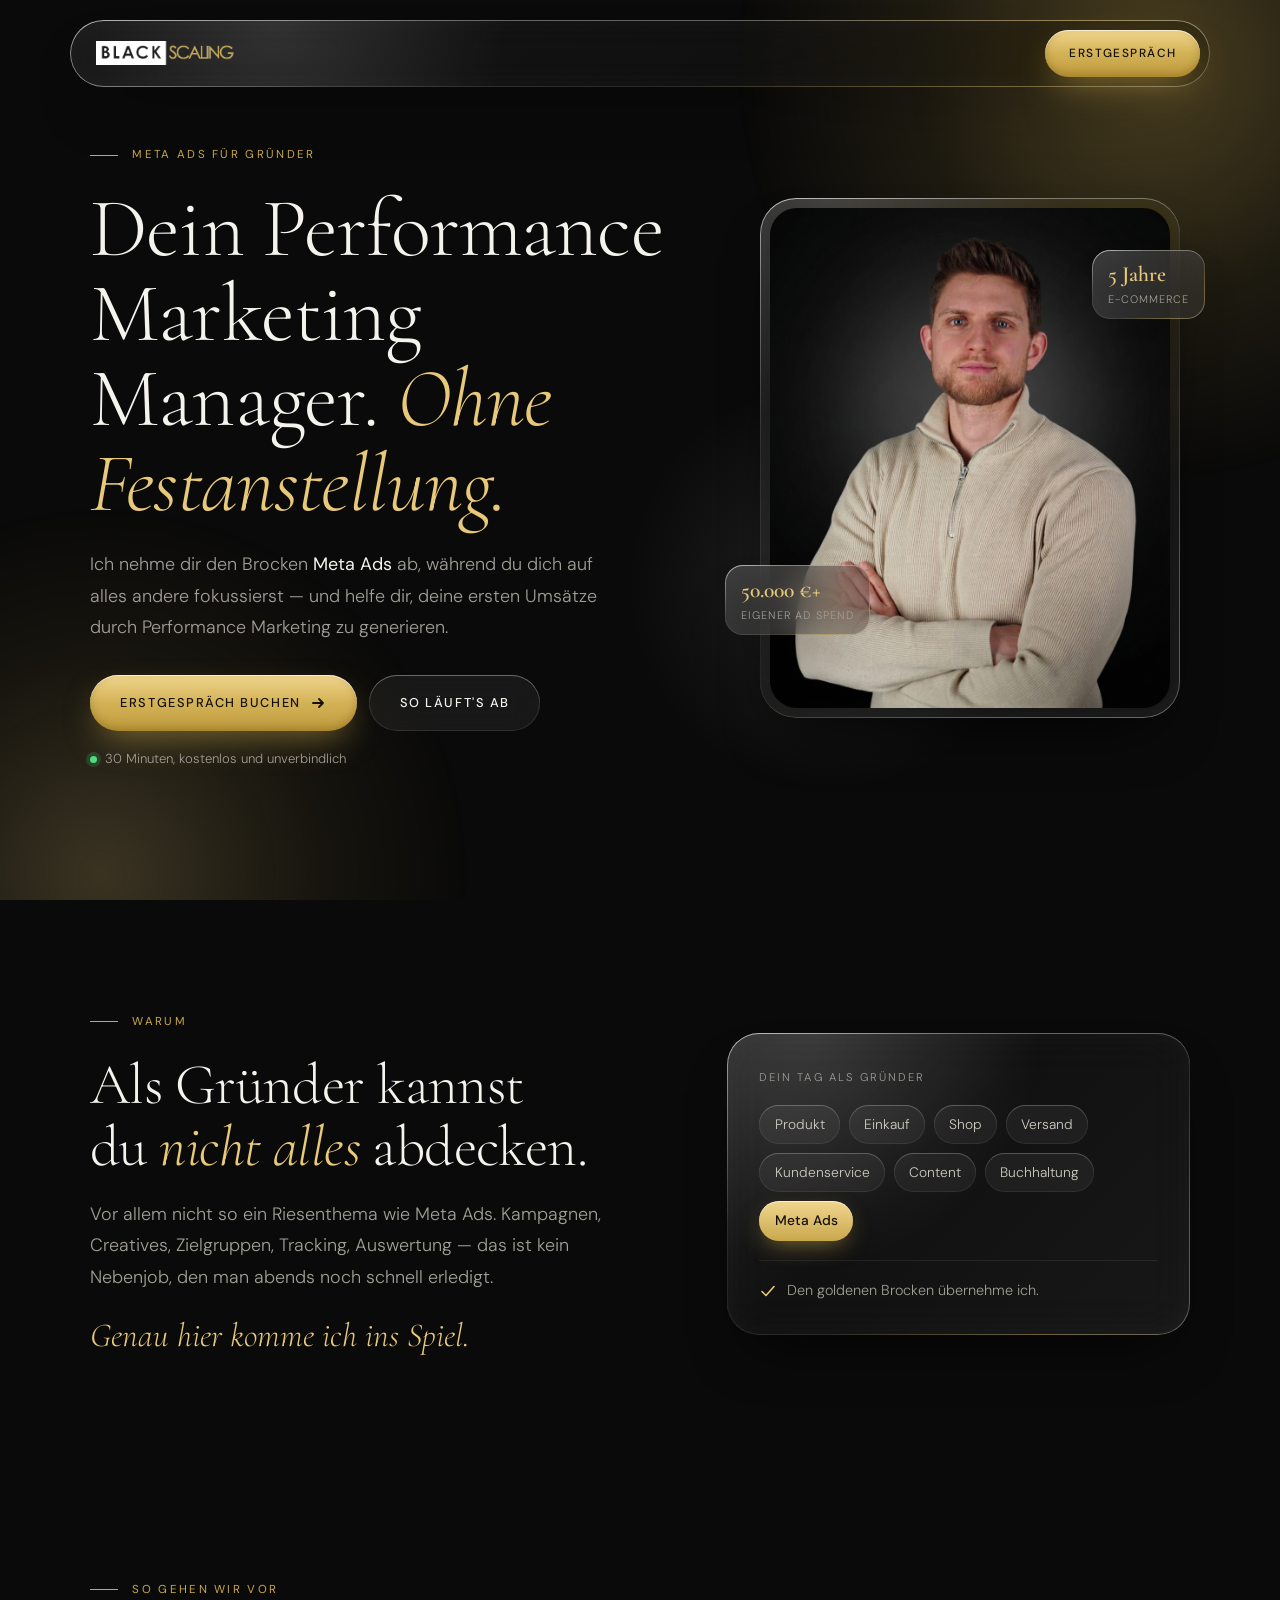
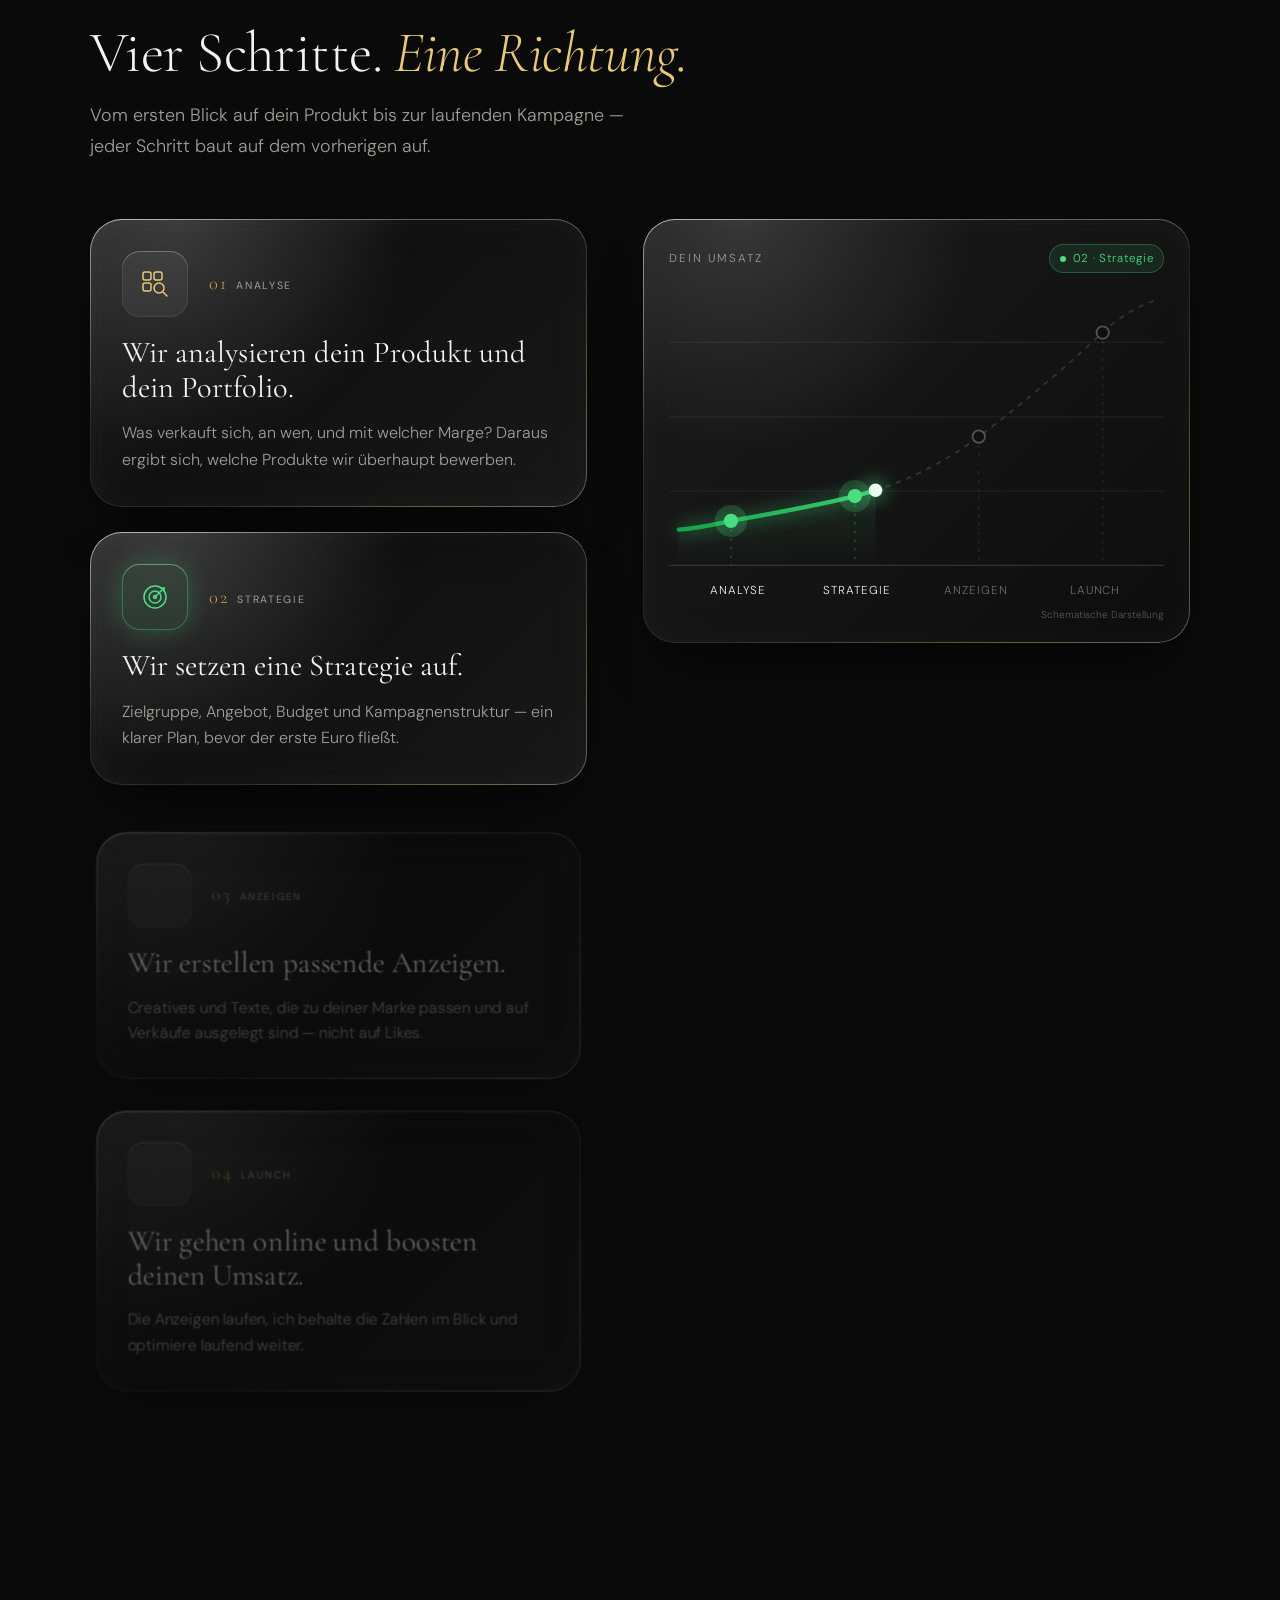
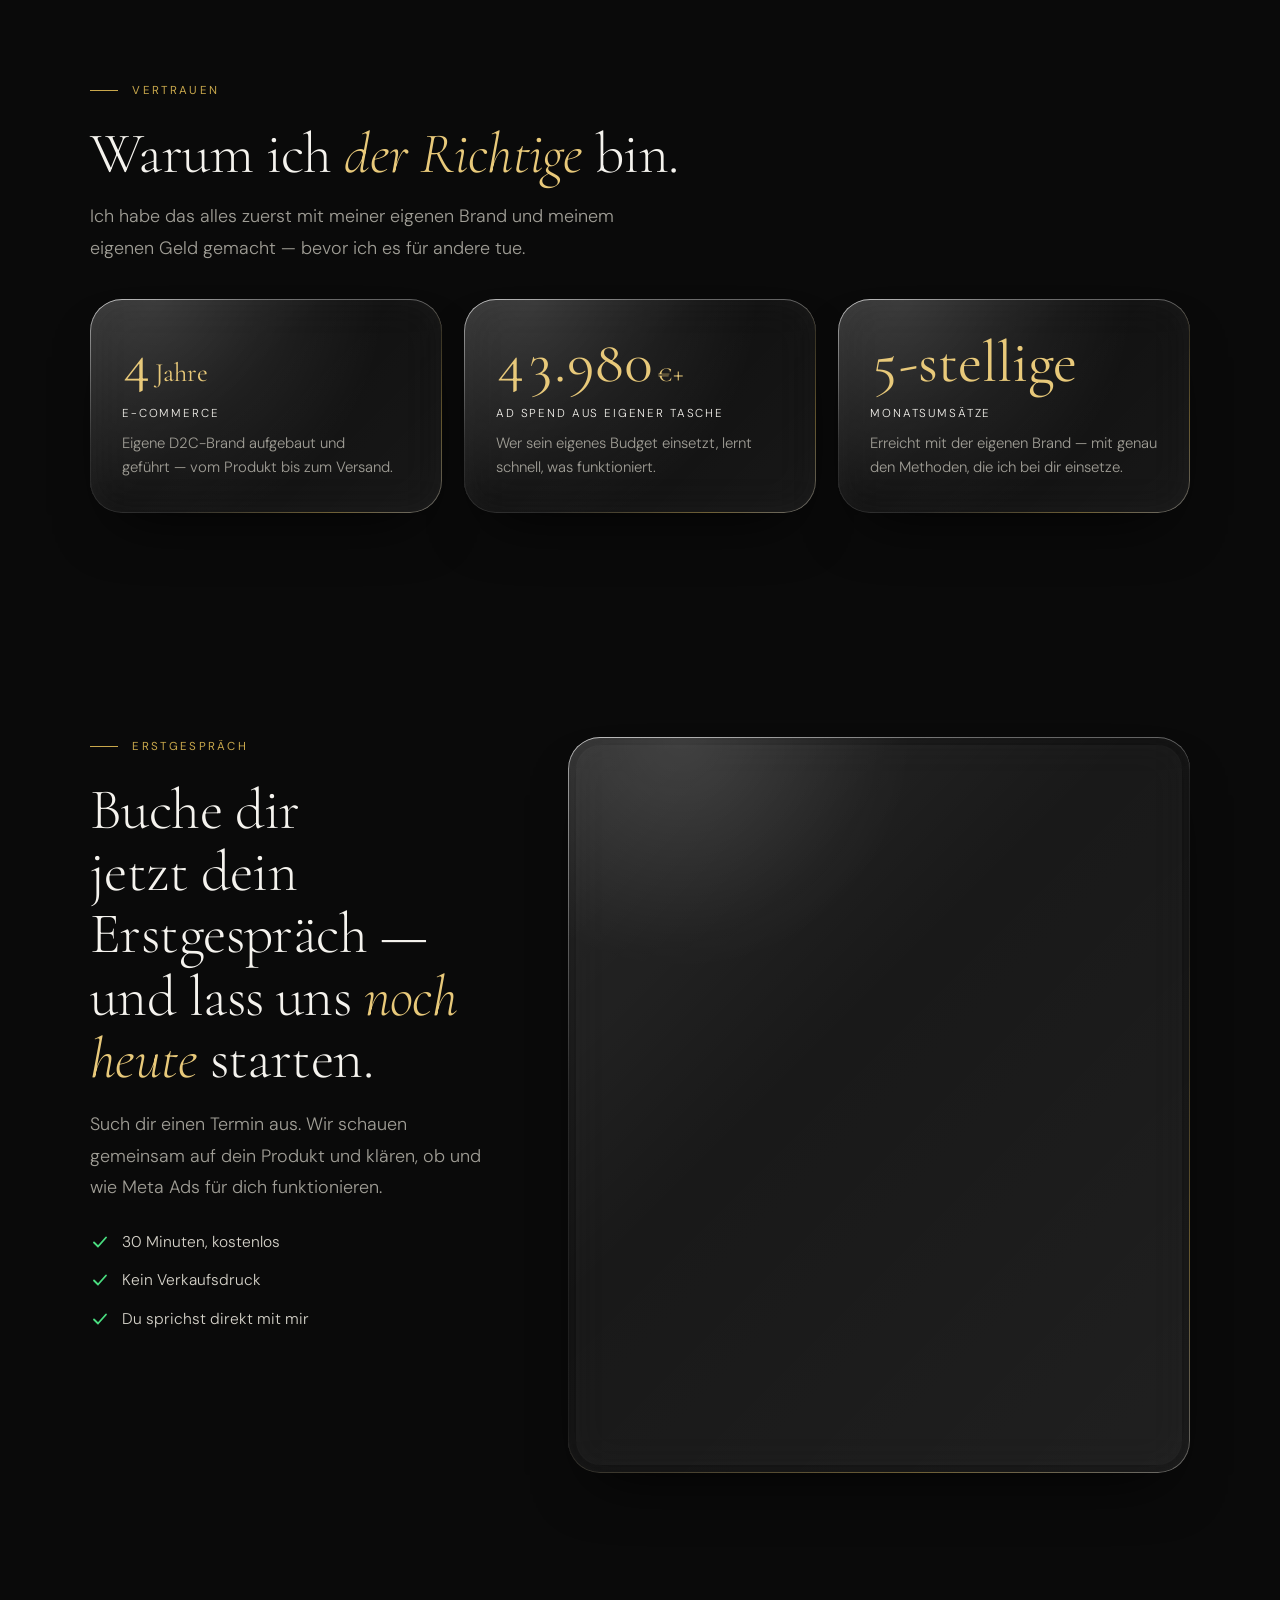
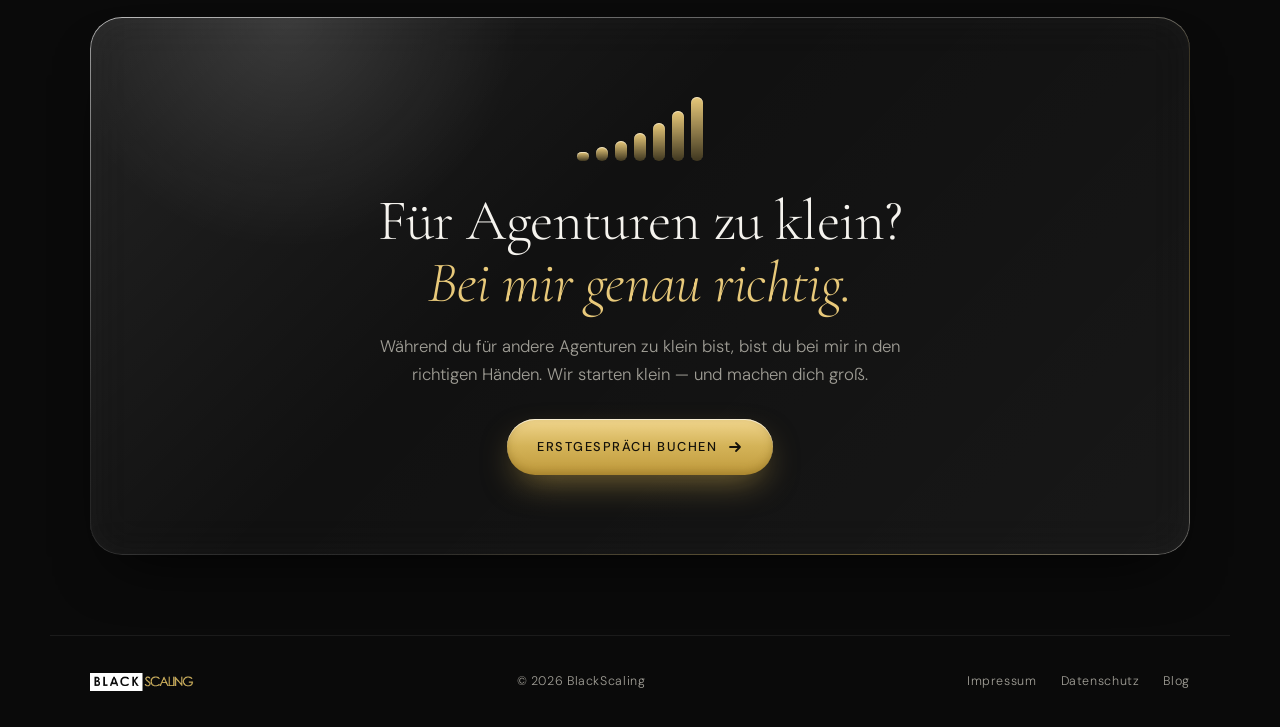
<file: index.html>
<!DOCTYPE html>
<html lang="de">
<head>
<meta charset="UTF-8">
<meta name="viewport" content="width=device-width, initial-scale=1.0, viewport-fit=cover">
<title>BlackScaling — Dein Performance Marketing Manager ohne Festanstellung</title>
<meta name="description" content="Ich nehme dir den Brocken Meta Ads ab, während du dich auf dein Business fokussierst. 5 Jahre E-Commerce, 50.000 €+ Ad Spend aus eigener Tasche. Jetzt Erstgespräch buchen.">
<meta property="og:title" content="BlackScaling — Dein Performance Marketing Manager ohne Festanstellung">
<meta property="og:description" content="Ich nehme dir den Brocken Meta Ads ab, während du dich auf dein Business fokussierst.">
<meta property="og:type" content="website">
<meta name="theme-color" content="#0a0a0a">
<link rel="preconnect" href="https://fonts.googleapis.com">
<link rel="preconnect" href="https://fonts.gstatic.com" crossorigin>
<link href="https://fonts.googleapis.com/css2?family=Cormorant+Garamond:ital,wght@0,300;0,400;0,600;1,300;1,400&family=DM+Sans:wght@300;400;500&display=swap" rel="stylesheet">
<style>
  *, *::before, *::after { box-sizing: border-box; margin: 0; padding: 0; }

  :root {
    --black: #0a0a0a;
    --gold: #c9a84c;
    --gold-light: #e8c97a;
    --white: #f5f3ee;
    --muted: #a09e96;
    --green: #4ade80;
    --green-deep: #16a34a;
    --glass-line: rgba(255,255,255,0.12);
    --radius: 28px;
    --pad: 1.25rem;
    --serif: 'Cormorant Garamond', Georgia, serif;
    --sans: 'DM Sans', system-ui, -apple-system, sans-serif;
  }

  html { scroll-behavior: smooth; -webkit-text-size-adjust: 100%; }

  body {
    background: var(--black);
    color: var(--white);
    font-family: var(--sans);
    font-weight: 300;
    font-size: 1rem;
    line-height: 1.7;
    overflow-x: hidden;
    -webkit-font-smoothing: antialiased;
  }
  @supports (overflow: clip) { body { overflow-x: clip; } }

  img { max-width: 100%; display: block; }
  a { color: inherit; }

  /* ---------- AMBIENT LIGHT (gibt dem Glas etwas zum Brechen) ---------- */
  .ambient { position: fixed; inset: 0; z-index: 0; overflow: hidden; pointer-events: none; }
  .ambient i { position: absolute; border-radius: 50%; will-change: transform; }
  .ambient .a1 {
    width: 70vmax; height: 70vmax; top: -30vmax; right: -25vmax;
    background: radial-gradient(circle, rgba(201,168,76,0.34) 0%, rgba(201,168,76,0.10) 38%, transparent 66%);
    animation: drift1 26s ease-in-out infinite alternate;
  }
  .ambient .a2 {
    width: 60vmax; height: 60vmax; bottom: -28vmax; left: -22vmax;
    background: radial-gradient(circle, rgba(232,201,122,0.22) 0%, rgba(201,168,76,0.07) 40%, transparent 68%);
    animation: drift2 32s ease-in-out infinite alternate;
  }
  .ambient .a3 {
    width: 38vmax; height: 38vmax; top: 38%; left: 46%;
    background: radial-gradient(circle, rgba(245,243,238,0.10) 0%, transparent 62%);
    animation: drift3 38s ease-in-out infinite alternate;
  }
  @keyframes drift1 { to { transform: translate(-14vmax, 16vmax) scale(1.12); } }
  @keyframes drift2 { to { transform: translate(16vmax, -12vmax) scale(1.18); } }
  @keyframes drift3 { to { transform: translate(-20vmax, -14vmax) scale(0.85); } }

  main, footer { position: relative; z-index: 1; }

  /* ---------- LIQUID GLASS ---------- */
  .glass {
    position: relative;
    isolation: isolate;
    border-radius: var(--radius);
    background:
      linear-gradient(135deg, rgba(255,255,255,0.10) 0%, rgba(255,255,255,0.03) 42%, rgba(255,255,255,0.06) 100%);
    -webkit-backdrop-filter: blur(22px) saturate(170%);
    backdrop-filter: blur(22px) saturate(170%);
    box-shadow:
      inset 0 1px 0 rgba(255,255,255,0.30),
      inset 0 -1px 0 rgba(255,255,255,0.06),
      inset 0 0 28px rgba(255,255,255,0.035),
      0 30px 60px -28px rgba(0,0,0,0.85);
  }
  /* Lichtkante: heller Rand oben links, goldener Reflex unten rechts */
  .glass::after {
    content: '';
    position: absolute; inset: 0;
    border-radius: inherit;
    padding: 1px;
    background: linear-gradient(140deg,
      rgba(255,255,255,0.55) 0%, rgba(255,255,255,0.08) 28%,
      rgba(255,255,255,0.04) 55%, rgba(201,168,76,0.45) 82%, rgba(255,255,255,0.30) 100%);
    -webkit-mask: linear-gradient(#000 0 0) content-box, linear-gradient(#000 0 0);
    -webkit-mask-composite: xor;
            mask: linear-gradient(#000 0 0) content-box exclude, linear-gradient(#000 0 0);
    pointer-events: none;
    z-index: 2;
  }
  /* Glanzlicht, folgt dem Zeiger */
  .glass::before {
    content: '';
    position: absolute; inset: 0;
    border-radius: inherit;
    background: radial-gradient(420px circle at var(--mx, 18%) var(--my, 0%), rgba(255,255,255,0.13), transparent 55%);
    pointer-events: none;
    z-index: -1;
  }

  /* ---------- TYPO ---------- */
  .eyebrow {
    font-size: 0.72rem; letter-spacing: 0.2em; text-transform: uppercase;
    color: var(--gold); font-weight: 400;
    display: flex; align-items: center; gap: 0.9rem; margin-bottom: 1.4rem;
  }
  .eyebrow::before { content: ''; width: 28px; height: 1px; background: var(--gold); flex-shrink: 0; }

  h1, h2 { font-family: var(--serif); font-weight: 300; letter-spacing: -0.01em; text-wrap: balance; }
  h1 { font-size: clamp(2.7rem, 11vw, 5.2rem); line-height: 1.02; }
  h2 { font-size: clamp(2.1rem, 7.4vw, 3.6rem); line-height: 1.08; }
  h1 em, h2 em { font-style: italic; color: var(--gold-light); }

  .lead { color: var(--muted); font-size: 1.05rem; line-height: 1.75; max-width: 34rem; }
  .lead strong { color: var(--white); font-weight: 400; }

  section { padding: 3.75rem var(--pad); max-width: 1180px; margin: 0 auto; }

  /* ---------- BUTTONS ---------- */
  .btn {
    display: inline-flex; align-items: center; justify-content: center; gap: 0.6rem;
    font-family: var(--sans); font-size: 0.8rem; font-weight: 500;
    letter-spacing: 0.12em; text-transform: uppercase; text-decoration: none;
    padding: 1.05rem 1.9rem; border-radius: 999px; border: 0; cursor: pointer;
    transition: transform 0.25s cubic-bezier(.2,.8,.2,1), box-shadow 0.25s, filter 0.25s;
    -webkit-tap-highlight-color: transparent;
  }
  .btn svg { width: 16px; height: 16px; transition: transform 0.25s; }
  .btn:hover svg { transform: translateX(3px); }
  .btn:active { transform: scale(0.97); }
  .btn-gold {
    color: #14110a;
    background: linear-gradient(180deg, #f1d68e 0%, #d4b358 48%, #c09a3c 100%);
    box-shadow:
      inset 0 1px 0 rgba(255,255,255,0.65),
      inset 0 -3px 8px rgba(110,80,15,0.35),
      0 14px 34px -10px rgba(201,168,76,0.6);
  }
  .btn-gold:hover { transform: translateY(-2px); filter: brightness(1.06); }
  .btn-glass {
    color: var(--white);
    background: rgba(255,255,255,0.06);
    -webkit-backdrop-filter: blur(16px) saturate(160%);
    backdrop-filter: blur(16px) saturate(160%);
    box-shadow: inset 0 1px 0 rgba(255,255,255,0.28), inset 0 0 0 1px rgba(255,255,255,0.10);
  }
  .btn-glass:hover { transform: translateY(-2px); background: rgba(255,255,255,0.10); }
  :focus-visible { outline: 2px solid var(--gold-light); outline-offset: 3px; }

  /* ---------- NAV ---------- */
  .nav {
    position: fixed; z-index: 50;
    top: max(0.75rem, env(safe-area-inset-top)); left: 0.75rem; right: 0.75rem;
    max-width: 1140px; margin: 0 auto;
    display: flex; align-items: center; justify-content: space-between;
    padding: 0.55rem 0.55rem 0.55rem 1.15rem;
    border-radius: 999px;
    background: linear-gradient(135deg, rgba(30,30,30,0.55), rgba(18,18,18,0.40));
  }
  .nav .logo img { height: 20px; width: auto; }
  .nav .btn { padding: 0.72rem 1.15rem; font-size: 0.7rem; }

  /* ---------- 1 · HOOK ---------- */
  #hook { padding-top: 7.5rem; display: grid; gap: 2.75rem; align-items: center; }
  .hook-text h1 { margin-bottom: 1.4rem; }
  .hook-text .lead { margin-bottom: 2rem; }
  .hook-actions { display: flex; flex-wrap: wrap; gap: 0.8rem; }
  .hook-note { margin-top: 1.1rem; font-size: 0.82rem; color: var(--muted); display: flex; align-items: center; gap: 0.5rem; }
  .hook-note i { width: 7px; height: 7px; border-radius: 50%; background: var(--green); box-shadow: 0 0 0 4px rgba(74,222,128,0.16); flex-shrink: 0; }

  .portrait { position: relative; max-width: 420px; width: 100%; margin: 0 auto; }
  .trust-portrait { display: none; }
  .portrait-frame { padding: 10px; border-radius: 36px; }
  .portrait-frame img {
    width: 100%; height: auto; aspect-ratio: 4 / 5; object-fit: cover; object-position: center 12%;
    border-radius: 27px;
  }
  .badge {
    position: absolute; padding: 0.7rem 1rem; border-radius: 18px;
    background: linear-gradient(135deg, rgba(40,40,40,0.55), rgba(20,20,20,0.35));
    line-height: 1.25; white-space: nowrap;
    animation: float 7s ease-in-out infinite;
  }
  .badge b { display: block; font-family: var(--serif); font-weight: 600; font-size: 1.35rem; color: var(--gold-light); }
  .badge span { font-size: 0.68rem; letter-spacing: 0.1em; text-transform: uppercase; color: var(--muted); }
  .badge.b1 { left: -0.4rem; bottom: 16%; }
  .badge.b2 { right: -0.4rem; top: 10%; animation-delay: -3.5s; }
  .badge.b3 { right: -0.4rem; bottom: 4%; animation-delay: -1.8s; }
  @keyframes float { 0%,100% { transform: translateY(0); } 50% { transform: translateY(-9px); } }

  /* ---------- 2 · WHY ---------- */
  #why { display: grid; gap: 2.5rem; align-items: center; }
  #why h2 { margin-bottom: 1.3rem; }
  .why-punch { margin-top: 1.4rem; font-family: var(--serif); font-size: 1.7rem; font-style: italic; color: var(--gold-light); line-height: 1.2; }
  .load { padding: 1.6rem 1.3rem 1.5rem; }
  .load-title { font-size: 0.7rem; letter-spacing: 0.18em; text-transform: uppercase; color: var(--muted); margin-bottom: 1.1rem; }
  .chips { display: flex; flex-wrap: wrap; gap: 0.55rem; }
  .chip {
    font-size: 0.86rem; padding: 0.5rem 0.95rem; border-radius: 999px; color: #cfccc3;
    background: rgba(255,255,255,0.05);
    box-shadow: inset 0 1px 0 rgba(255,255,255,0.18), inset 0 0 0 1px rgba(255,255,255,0.07);
  }
  .chip.hot {
    color: #14110a; font-weight: 500;
    background: linear-gradient(180deg, #f1d68e, #c9a84c);
    box-shadow: inset 0 1px 0 rgba(255,255,255,0.6), 0 8px 24px -8px rgba(201,168,76,0.7);
  }
  .load-foot { margin-top: 1.2rem; padding-top: 1.1rem; border-top: 1px solid rgba(255,255,255,0.08); font-size: 0.9rem; color: var(--muted); display: flex; gap: 0.6rem; align-items: center; }
  .load-foot svg { width: 18px; height: 18px; color: var(--gold-light); flex-shrink: 0; }

  /* ---------- 3 · HOW ---------- */
  #how { padding-bottom: 3rem; }
  .how-head { margin-bottom: 2.2rem; }
  .how-head h2 { margin-bottom: 1rem; }

  .graph-wrap { position: sticky; top: 4.9rem; z-index: 5; margin-bottom: 1.1rem; }
  .graph {
    padding: 0.95rem 0.95rem 0.8rem;
    background: linear-gradient(135deg, rgba(34,34,34,0.72), rgba(16,16,16,0.62));
  }
  .graph-top { display: flex; justify-content: space-between; align-items: center; margin-bottom: 0.35rem; }
  .graph-label { font-size: 0.66rem; letter-spacing: 0.18em; text-transform: uppercase; color: var(--muted); }
  .graph-state {
    font-size: 0.72rem; letter-spacing: 0.06em; color: var(--green);
    padding: 0.28rem 0.7rem; border-radius: 999px;
    background: rgba(74,222,128,0.10); box-shadow: inset 0 0 0 1px rgba(74,222,128,0.28);
    display: flex; align-items: center; gap: 0.4rem; min-height: 1.7rem;
  }
  .graph-state::before { content: ''; width: 6px; height: 6px; border-radius: 50%; background: var(--green); animation: pulse 1.8s ease-in-out infinite; }
  @keyframes pulse { 50% { opacity: 0.25; } }
  .graph svg { width: 100%; height: auto; display: block; overflow: visible; }
  .g-grid { stroke: rgba(255,255,255,0.06); stroke-width: 1; }
  .g-ghost { fill: none; stroke: rgba(255,255,255,0.13); stroke-width: 1.5; stroke-dasharray: 3 6; stroke-linecap: round; }
  .g-line { fill: none; stroke: url(#lineGrad); stroke-width: 3.5; stroke-linecap: round; stroke-linejoin: round; filter: drop-shadow(0 0 7px rgba(74,222,128,0.75)); }
  .g-guide { stroke: rgba(255,255,255,0.10); stroke-width: 1; stroke-dasharray: 2 5; transition: stroke 0.5s; }
  .g-node circle.ring { fill: #0f0f0f; stroke: rgba(255,255,255,0.28); stroke-width: 1.5; transition: stroke 0.4s, fill 0.4s; }
  .g-node circle.halo { fill: rgba(74,222,128,0.20); transform-box: fill-box; transform-origin: center; transform: scale(0); transition: transform 0.6s cubic-bezier(.2,1.6,.4,1); }
  .g-node.on circle.ring { stroke: var(--green); fill: var(--green); }
  .g-node.on circle.halo { transform: scale(1); }
  .g-node.on + .g-guide, .g-guide.on { stroke: rgba(74,222,128,0.35); }
  .g-head { fill: #eafff1; filter: drop-shadow(0 0 8px rgba(74,222,128,1)); opacity: 0; transition: opacity 0.3s; }
  .g-head.show { opacity: 1; }
  .g-axis { display: grid; grid-template-columns: repeat(4, 1fr); text-align: center; margin: 0.3rem 2% 0; }
  .g-axis span { font-size: 0.64rem; letter-spacing: 0.08em; text-transform: uppercase; color: #6f6d67; transition: color 0.4s; }
  .g-axis span.on { color: var(--white); }
  .g-foot { margin-top: 0.45rem; font-size: 0.62rem; color: #5d5b56; text-align: right; }

  .steps { display: grid; gap: 1.25rem; padding-bottom: 5rem; }
  .step {
    padding: 1.3rem 1.25rem 1.35rem;
    display: grid; grid-template-columns: auto 1fr; gap: 0.2rem 1rem; align-items: start;
    transition: opacity 0.6s, transform 0.7s cubic-bezier(.2,.8,.2,1), filter 0.6s;
  }
  .js .step { opacity: 0.38; transform: translateY(18px) scale(0.975); }
  .js .step.reached { opacity: 1; transform: none; }
  .step-icon {
    width: 58px; height: 58px; border-radius: 18px;
    display: grid; place-items: center; color: var(--gold-light);
    background: rgba(255,255,255,0.05);
    box-shadow: inset 0 1px 0 rgba(255,255,255,0.22), inset 0 0 0 1px rgba(255,255,255,0.08);
    transition: color 0.5s, box-shadow 0.5s, background 0.5s;
  }
  .step-icon svg { width: 30px; height: 30px; fill: none; stroke: currentColor; stroke-width: 1.5; stroke-linecap: round; stroke-linejoin: round; }
  .js .step-icon svg * { stroke-dasharray: 120; stroke-dashoffset: 120; transition: stroke-dashoffset 1.1s ease 0.15s; }
  .js .step.reached .step-icon svg * { stroke-dashoffset: 0; }
  .step.current .step-icon { color: var(--green); background: rgba(74,222,128,0.08); box-shadow: inset 0 1px 0 rgba(255,255,255,0.22), inset 0 0 0 1px rgba(74,222,128,0.35), 0 0 30px -6px rgba(74,222,128,0.45); }
  .step-num { align-self: center; font-family: var(--serif); font-size: 1.15rem; letter-spacing: 0.12em; color: var(--gold); }
  .step-num b { font-weight: 400; color: var(--muted); font-family: var(--sans); font-size: 0.66rem; letter-spacing: 0.16em; text-transform: uppercase; margin-left: 0.5rem; }
  .step h3 { grid-column: 1 / -1; margin-top: 0.9rem; font-family: var(--serif); font-weight: 400; font-size: 1.55rem; line-height: 1.15; }
  .step > p:last-child { grid-column: 1 / -1; margin-top: 0.6rem; color: var(--muted); font-size: 0.95rem; line-height: 1.65; }

  /* ---------- 4 · TRUST ---------- */
  #trust h2 { margin-bottom: 1rem; }
  #trust .lead { margin-bottom: 2.2rem; }
  .proof { display: grid; gap: 1rem; }
  .tile { padding: 1.7rem 1.5rem 1.6rem; }
  .tile-num { font-family: var(--serif); font-weight: 400; font-size: clamp(3rem, 13vw, 4.4rem); line-height: 1; color: var(--gold-light); font-variant-numeric: tabular-nums; white-space: nowrap; }
  .tile-num small { font-size: 0.45em; margin-left: 0.15em; }
  .tile-label { margin-top: 0.7rem; font-size: 0.72rem; letter-spacing: 0.16em; text-transform: uppercase; color: var(--white); }
  .tile > p:last-child { margin-top: 0.5rem; font-size: 0.93rem; color: var(--muted); line-height: 1.6; }

  /* ---------- 5 · CTA ---------- */
  #cta { display: grid; gap: 2.2rem; align-items: start; scroll-margin-top: 4rem; }
  #cta h2 { margin-bottom: 1.2rem; }
  .cta-list { list-style: none; margin-top: 1.6rem; display: grid; gap: 0.75rem; }
  .cta-list li { display: flex; gap: 0.75rem; align-items: flex-start; font-size: 0.97rem; color: #d6d3ca; }
  .cta-list svg { width: 20px; height: 20px; color: var(--green); flex-shrink: 0; margin-top: 0.2rem; }
  .booking { padding: 8px; border-radius: 32px; }
  .booking .calendly-inline-widget { border-radius: 24px; overflow: hidden; min-width: 280px; height: 900px; background: rgba(255,255,255,0.03); }

  /* ---------- 6 · WHY 2 ---------- */
  #why2 { padding-top: 2rem; padding-bottom: 5rem; }
  .closer { padding: 2.6rem 1.5rem; text-align: center; overflow: hidden; }
  .closer h2 { margin: 0 auto 1.1rem; max-width: 20ch; }
  .closer p { color: var(--muted); max-width: 36rem; margin: 0 auto 1.9rem; font-size: 1.05rem; }
  .closer .scale { display: flex; align-items: flex-end; justify-content: center; gap: 7px; height: 64px; margin-bottom: 1.8rem; }
  .closer .scale i { width: 12px; border-radius: 6px; background: linear-gradient(180deg, var(--gold-light), rgba(201,168,76,0.25)); box-shadow: inset 0 1px 0 rgba(255,255,255,0.5); transform-origin: bottom; }
  .js .closer .scale i { transform: scaleY(0.08); transition: transform 0.9s cubic-bezier(.2,.9,.2,1); transition-delay: calc(var(--i) * 90ms); }
  .js .closer.in .scale i { transform: scaleY(1); }

  /* ---------- FOOTER ---------- */
  footer { border-top: 1px solid rgba(255,255,255,0.07); padding: 2rem var(--pad) calc(2rem + env(safe-area-inset-bottom)); display: flex; flex-direction: column; align-items: center; gap: 1rem; text-align: center; }
  footer img { height: 18px; width: auto; }
  footer p, footer a { font-size: 0.78rem; color: var(--muted); letter-spacing: 0.05em; text-decoration: none; }
  footer a:hover { color: var(--gold-light); }
  .footer-links { display: flex; gap: 1.5rem; }

  /* ---------- SCROLL REVEAL ---------- */
  .js [data-reveal] { opacity: 0; transform: translateY(26px); transition: opacity 0.9s ease, transform 0.9s cubic-bezier(.2,.8,.2,1); transition-delay: var(--d, 0ms); }
  .js [data-reveal].in { opacity: 1; transform: none; }

  /* ---------- DESKTOP ---------- */
  @media (min-width: 900px) {
    :root { --pad: 2.5rem; --radius: 32px; }
    section { padding-top: 7rem; padding-bottom: 7rem; }
    .nav { top: 1.25rem; padding: 0.6rem 0.6rem 0.6rem 1.6rem; }
    .nav .logo img { height: 24px; }
    .nav .btn { padding: 0.85rem 1.5rem; font-size: 0.74rem; }

    #hook { grid-template-columns: 1.15fr 0.85fr; gap: 4rem; min-height: 100vh; padding-top: 8rem; }
    .lead { font-size: 1.12rem; }
    .badge.b1 { left: -2.2rem; }
    .badge.b2 { right: -1.6rem; }

    #why { grid-template-columns: 1.1fr 0.9fr; gap: 4.5rem; }
    .why-punch { font-size: 2.1rem; }
    .load { padding: 2.2rem 2rem 2rem; }

    .how-head { margin-bottom: 3.5rem; max-width: 46rem; }
    .how-grid { display: grid; grid-template-columns: 1fr 1.1fr; gap: 3.5rem; align-items: start; }
    .graph-wrap { top: 7.5rem; order: 2; margin-bottom: 0; }
    .graph { padding: 1.6rem 1.6rem 1.2rem; }
    .graph-label { font-size: 0.72rem; }
    .g-axis span { font-size: 0.72rem; }
    .steps { gap: 1.6rem; padding-bottom: 9rem; }
    .step { padding: 2rem 2rem 2.1rem; gap: 0.3rem 1.3rem; }
    .step h3 { font-size: 1.9rem; }
    .step > p:last-child { font-size: 1rem; }
    .step-icon { width: 66px; height: 66px; }

    .proof { grid-template-columns: repeat(3, 1fr); gap: 1.4rem; }
    .tile { padding: 2.2rem 2rem 2.1rem; }
    .tile-num { font-size: clamp(3rem, 4.6vw, 4.4rem); }

    #cta { grid-template-columns: 0.8fr 1.2fr; gap: 4rem; }
    #cta .cta-copy { position: sticky; top: 8rem; }
    .booking .calendly-inline-widget { height: 720px; }

    .closer { padding: 5rem 3rem; }
    footer { flex-direction: row; justify-content: space-between; padding: 2.2rem 2.5rem; max-width: 1180px; margin: 0 auto; }
  }

  /* ---------- MOBILE ONLY ---------- */
  @media (max-width: 899px) {
    /* 1. Nav-CTA-Button ausblenden */
    .nav .btn { display: none; }
    /* 2. "So läuft's ab"-Button ausblenden */
    .hook-actions .btn-glass { display: none; }
    /* 3. Portrait aus dem Hero — erscheint in der Vertrauen-Sektion */
    #hook .portrait { display: none; }
    .trust-portrait { display: block; max-width: 320px; margin: 1rem auto 0; }
    /* 4. Warum-Sektion komplett ausblenden */
    #why { display: none; }
    /* 5. Vertrauen: Kacheln weg — die Badges am Bild tragen die Zahlen */
    #trust .proof { display: none; }
  }

  /* Sehr niedrige Bildschirme: Graph nicht fixieren, sonst bleibt kein Platz */
  @media (max-width: 899px) and (max-height: 620px) { .graph-wrap { position: static; } }

  @media (prefers-reduced-motion: reduce) {
    html { scroll-behavior: auto; }
    .ambient i, .badge, .graph-state::before { animation: none; }
    .js [data-reveal], .js .step, .js .step-icon svg *, .js .closer .scale i { transition: none; opacity: 1; transform: none; stroke-dashoffset: 0; }
  }
</style>
</head>
<body>

<div class="ambient" aria-hidden="true"><i class="a1"></i><i class="a2"></i><i class="a3"></i></div>

<header class="nav glass">
  <a href="#hook" class="logo" aria-label="BlackScaling — nach oben"><img src="./Logo.png" alt="BlackScaling"></a>
  <a href="#cta" class="btn btn-gold">Erstgespräch</a>
</header>

<main>

<!-- 1 · HOOK -->
<section id="hook">
  <div class="hook-text">
    <p class="eyebrow" data-reveal>Meta Ads für Gründer</p>
    <h1 data-reveal style="--d:80ms">Dein Performance Marketing Manager. <em>Ohne Festanstellung.</em></h1>
    <p class="lead" data-reveal style="--d:160ms">Ich nehme dir den Brocken <strong>Meta Ads</strong> ab, während du dich auf alles andere fokussierst&nbsp;— und helfe dir, deine ersten Umsätze durch Performance Marketing zu generieren.</p>
    <div class="hook-actions" data-reveal style="--d:240ms">
      <a href="#cta" class="btn btn-gold">Erstgespräch buchen
        <svg viewBox="0 0 16 16" fill="none" stroke="currentColor" stroke-width="1.8" stroke-linecap="round" stroke-linejoin="round"><path d="M3 8h10M9 4l4 4-4 4"/></svg>
      </a>
      <a href="#how" class="btn btn-glass">So läuft's ab</a>
    </div>
    <p class="hook-note" data-reveal style="--d:320ms"><i></i>30 Minuten, kostenlos und unverbindlich</p>
  </div>

  <div class="portrait" data-reveal style="--d:200ms">
    <div class="portrait-frame glass">
      <img src="./joscha.png" alt="Joscha Müller, BlackScaling" width="928" height="1152">
    </div>
    <div class="badge b1 glass"><b>50.000&nbsp;€+</b><span>eigener Ad Spend</span></div>
    <div class="badge b2 glass"><b>5 Jahre</b><span>E-Commerce</span></div>
  </div>
</section>

<!-- 2 · WHY -->
<section id="why">
  <div>
    <p class="eyebrow" data-reveal>Warum</p>
    <h2 data-reveal style="--d:80ms">Als Gründer kannst du <em>nicht alles</em> abdecken.</h2>
    <p class="lead" data-reveal style="--d:160ms">Vor allem nicht so ein Riesenthema wie Meta Ads. Kampagnen, Creatives, Zielgruppen, Tracking, Auswertung&nbsp;— das ist kein Nebenjob, den man abends noch schnell erledigt.</p>
    <p class="why-punch" data-reveal style="--d:240ms">Genau hier komme ich ins Spiel.</p>
  </div>

  <div class="load glass" data-reveal style="--d:200ms">
    <p class="load-title">Dein Tag als Gründer</p>
    <div class="chips">
      <span class="chip">Produkt</span>
      <span class="chip">Einkauf</span>
      <span class="chip">Shop</span>
      <span class="chip">Versand</span>
      <span class="chip">Kundenservice</span>
      <span class="chip">Content</span>
      <span class="chip">Buchhaltung</span>
      <span class="chip hot">Meta Ads</span>
    </div>
    <p class="load-foot">
      <svg viewBox="0 0 18 18" fill="none" stroke="currentColor" stroke-width="1.6" stroke-linecap="round" stroke-linejoin="round"><path d="M3 9.5l4 4 8-9"/></svg>
      Den goldenen Brocken übernehme ich.
    </p>
  </div>
</section>

<!-- 3 · HOW -->
<section id="how">
  <div class="how-head">
    <p class="eyebrow" data-reveal>So gehen wir vor</p>
    <h2 data-reveal style="--d:80ms">Vier Schritte. <em>Eine Richtung.</em></h2>
    <p class="lead" data-reveal style="--d:160ms">Vom ersten Blick auf dein Produkt bis zur laufenden Kampagne&nbsp;— jeder Schritt baut auf dem vorherigen auf.</p>
  </div>

  <div class="how-grid" id="howScene">
    <div class="graph-wrap">
      <div class="graph glass">
        <div class="graph-top">
          <span class="graph-label">Dein Umsatz</span>
          <span class="graph-state" id="graphState" aria-live="polite">Start</span>
        </div>
        <svg viewBox="0 0 400 240" role="img" aria-label="Schematischer Graph: Der Umsatz steigt über die vier Schritte Analyse, Strategie, Anzeigen und Launch.">
          <defs>
            <linearGradient id="lineGrad" x1="0" y1="0" x2="1" y2="0">
              <stop offset="0" stop-color="#16a34a"/><stop offset="0.6" stop-color="#4ade80"/><stop offset="1" stop-color="#bbf7d0"/>
            </linearGradient>
            <linearGradient id="areaGrad" x1="0" y1="0" x2="0" y2="1">
              <stop offset="0" stop-color="rgba(74,222,128,0.34)"/><stop offset="1" stop-color="rgba(74,222,128,0)"/>
            </linearGradient>
            <clipPath id="areaClip"><rect id="areaClipRect" x="0" y="0" width="0" height="240"/></clipPath>
          </defs>

          <line class="g-grid" x1="0" y1="52" x2="400" y2="52"/>
          <line class="g-grid" x1="0" y1="112" x2="400" y2="112"/>
          <line class="g-grid" x1="0" y1="172" x2="400" y2="172"/>
          <line class="g-grid" x1="0" y1="232" x2="400" y2="232" style="stroke:rgba(255,255,255,0.14)"/>

          <line class="g-guide" x1="50"  y1="196" x2="50"  y2="232"/>
          <line class="g-guide" x1="150" y1="176" x2="150" y2="232"/>
          <line class="g-guide" x1="250" y1="128" x2="250" y2="232"/>
          <line class="g-guide" x1="350" y1="44"  x2="350" y2="232"/>

          <path d="M8,203 C24,202 36,199 50,196 C84,190 118,184 150,176 C186,167 218,152 250,128 C290,98 322,70 350,44 C364,31 378,23 392,18 L392,232 L8,232 Z" fill="url(#areaGrad)" clip-path="url(#areaClip)"/>
          <path class="g-ghost" d="M8,203 C24,202 36,199 50,196 C84,190 118,184 150,176 C186,167 218,152 250,128 C290,98 322,70 350,44 C364,31 378,23 392,18"/>
          <path class="g-line" id="growthLine" d="M8,203 C24,202 36,199 50,196 C84,190 118,184 150,176 C186,167 218,152 250,128 C290,98 322,70 350,44 C364,31 378,23 392,18"/>

          <g class="g-node" data-x="50"><circle class="halo" cx="50" cy="196" r="13"/><circle class="ring" cx="50" cy="196" r="5"/></g>
          <g class="g-node" data-x="150"><circle class="halo" cx="150" cy="176" r="13"/><circle class="ring" cx="150" cy="176" r="5"/></g>
          <g class="g-node" data-x="250"><circle class="halo" cx="250" cy="128" r="13"/><circle class="ring" cx="250" cy="128" r="5"/></g>
          <g class="g-node" data-x="350"><circle class="halo" cx="350" cy="44" r="13"/><circle class="ring" cx="350" cy="44" r="5"/></g>

          <circle class="g-head" id="growthHead" cx="8" cy="203" r="5.5"/>
        </svg>
        <div class="g-axis" aria-hidden="true"><span>Analyse</span><span>Strategie</span><span>Anzeigen</span><span>Launch</span></div>
        <p class="g-foot">Schematische Darstellung</p>
      </div>
    </div>

    <div class="steps">
      <article class="step glass" data-name="Analyse">
        <div class="step-icon">
          <svg viewBox="0 0 30 30"><rect x="3" y="3" width="8" height="8" rx="2"/><rect x="14" y="3" width="8" height="8" rx="2"/><rect x="3" y="14" width="8" height="8" rx="2"/><circle cx="19" cy="19" r="5"/><path d="M23 23l4 4"/></svg>
        </div>
        <p class="step-num">01<b>Analyse</b></p>
        <h3>Wir analysieren dein Produkt und dein Portfolio.</h3>
        <p>Was verkauft sich, an wen, und mit welcher Marge? Daraus ergibt sich, welche Produkte wir überhaupt bewerben.</p>
      </article>

      <article class="step glass" data-name="Strategie">
        <div class="step-icon">
          <svg viewBox="0 0 30 30"><circle cx="15" cy="15" r="11"/><circle cx="15" cy="15" r="6"/><circle cx="15" cy="15" r="1.5"/><path d="M15 15l9-9"/><path d="M21 6h3v3"/></svg>
        </div>
        <p class="step-num">02<b>Strategie</b></p>
        <h3>Wir setzen eine Strategie auf.</h3>
        <p>Zielgruppe, Angebot, Budget und Kampagnenstruktur&nbsp;— ein klarer Plan, bevor der erste Euro fließt.</p>
      </article>

      <article class="step glass" data-name="Anzeigen">
        <div class="step-icon">
          <svg viewBox="0 0 30 30"><rect x="4" y="3" width="22" height="24" rx="4"/><path d="M4 17l6-6 5 5 4-3 7 6"/><path d="M8 22h8"/><rect x="19" y="20.5" width="4" height="3" rx="1.2"/></svg>
        </div>
        <p class="step-num">03<b>Anzeigen</b></p>
        <h3>Wir erstellen passende Anzeigen.</h3>
        <p>Creatives und Texte, die zu deiner Marke passen und auf Verkäufe ausgelegt sind&nbsp;— nicht auf Likes.</p>
      </article>

      <article class="step glass" data-name="Launch">
        <div class="step-icon">
          <svg viewBox="0 0 30 30"><path d="M5 26v-6"/><path d="M11 26v-10"/><path d="M17 26v-14"/><path d="M23 26V8"/><path d="M4 14l8-6 5 3 9-8"/><path d="M21 3h5v5"/></svg>
        </div>
        <p class="step-num">04<b>Launch</b></p>
        <h3>Wir gehen online und boosten deinen Umsatz.</h3>
        <p>Die Anzeigen laufen, ich behalte die Zahlen im Blick und optimiere laufend weiter.</p>
      </article>
    </div>
  </div>
</section>

<!-- 4 · TRUST -->
<section id="trust">
  <p class="eyebrow" data-reveal>Vertrauen</p>
  <h2 data-reveal style="--d:80ms">Warum ich <em>der Richtige</em> bin.</h2>
  <p class="lead" data-reveal style="--d:160ms">Ich habe das alles zuerst mit meiner eigenen Brand und meinem eigenen Geld gemacht&nbsp;— bevor ich es für andere tue.</p>

  <div class="portrait trust-portrait" data-reveal>
    <div class="portrait-frame glass">
      <img src="./joscha.png" alt="Joscha Müller, BlackScaling" width="928" height="1152" loading="lazy">
    </div>
    <div class="badge b1 glass"><b>50.000&nbsp;€+</b><span>eigener Ad Spend</span></div>
    <div class="badge b2 glass"><b>5 Jahre</b><span>E-Commerce</span></div>
    <div class="badge b3 glass"><b>5-stellige</b><span>Monatsumsätze</span></div>
  </div>

  <div class="proof">
    <div class="tile glass" data-reveal>
      <p class="tile-num"><span data-count="5">5</span><small>Jahre</small></p>
      <p class="tile-label">E-Commerce</p>
      <p>Eigene D2C-Brand aufgebaut und geführt&nbsp;— vom Produkt bis zum Versand.</p>
    </div>
    <div class="tile glass" data-reveal style="--d:120ms">
      <p class="tile-num"><span data-count="50000">50.000</span><small>€+</small></p>
      <p class="tile-label">Ad Spend aus eigener Tasche</p>
      <p>Wer sein eigenes Budget einsetzt, lernt schnell, was funktioniert.</p>
    </div>
    <div class="tile glass" data-reveal style="--d:240ms">
      <p class="tile-num">5-stellige</p>
      <p class="tile-label">Monatsumsätze</p>
      <p>Erreicht mit der eigenen Brand&nbsp;— mit genau den Methoden, die ich bei dir einsetze.</p>
    </div>
  </div>
</section>

<!-- 5 · CTA -->
<section id="cta">
  <div class="cta-copy">
    <p class="eyebrow" data-reveal>Erstgespräch</p>
    <h2 data-reveal style="--d:80ms">Buche dir jetzt dein Erstgespräch&nbsp;— und lass uns <em>noch heute</em> starten.</h2>
    <p class="lead" data-reveal style="--d:160ms">Such dir einen Termin aus. Wir schauen gemeinsam auf dein Produkt und klären, ob und wie Meta Ads für dich funktionieren.</p>
    <ul class="cta-list" data-reveal style="--d:240ms">
      <li><svg viewBox="0 0 20 20" fill="none" stroke="currentColor" stroke-width="1.8" stroke-linecap="round" stroke-linejoin="round"><path d="M4 10.5l4 4 8-9"/></svg>30 Minuten, kostenlos</li>
      <li><svg viewBox="0 0 20 20" fill="none" stroke="currentColor" stroke-width="1.8" stroke-linecap="round" stroke-linejoin="round"><path d="M4 10.5l4 4 8-9"/></svg>Kein Verkaufsdruck</li>
      <li><svg viewBox="0 0 20 20" fill="none" stroke="currentColor" stroke-width="1.8" stroke-linecap="round" stroke-linejoin="round"><path d="M4 10.5l4 4 8-9"/></svg>Du sprichst direkt mit mir</li>
    </ul>
  </div>

  <div class="booking glass" data-reveal style="--d:160ms">
    <!-- Calendly inline widget begin -->
    <div class="calendly-inline-widget" data-url="https://calendly.com/joscha-mueller-blackscaling/30min?primary_color=e8c97a"></div>
    <script type="text/javascript" src="https://assets.calendly.com/assets/external/widget.js" async></script>
    <!-- Calendly inline widget end -->
  </div>
</section>

<!-- 6 · WHY 2 -->
<section id="why2">
  <div class="closer glass" data-reveal>
    <div class="scale" aria-hidden="true">
      <i style="--i:0;height:14%"></i><i style="--i:1;height:22%"></i><i style="--i:2;height:31%"></i><i style="--i:3;height:44%"></i><i style="--i:4;height:60%"></i><i style="--i:5;height:79%"></i><i style="--i:6;height:100%"></i>
    </div>
    <h2>Für Agenturen zu klein? <em>Bei mir genau richtig.</em></h2>
    <p>Während du für andere Agenturen zu klein bist, bist du bei mir in den richtigen Händen. Wir starten klein&nbsp;— und machen dich groß.</p>
    <a href="#cta" class="btn btn-gold">Erstgespräch buchen
      <svg viewBox="0 0 16 16" fill="none" stroke="currentColor" stroke-width="1.8" stroke-linecap="round" stroke-linejoin="round"><path d="M3 8h10M9 4l4 4-4 4"/></svg>
    </a>
  </div>
</section>

</main>

<footer>
  <a href="#hook" aria-label="BlackScaling — nach oben"><img src="./Logo.png" alt="BlackScaling"></a>
  <p>© 2026 BlackScaling</p>
  <div class="footer-links">
    <a href="/impressum.html">Impressum</a>
    <a href="/datenschutz.html">Datenschutz</a>
    <a href="/blog/">Blog</a>
  </div>
</footer>

<script>
(function () {
  var root = document.documentElement;
  root.classList.add('js');
  var reduce = window.matchMedia('(prefers-reduced-motion: reduce)').matches;
  var clamp = function (v) { return Math.max(0, Math.min(1, v)); };

  /* ---- Einblenden beim Scrollen ---- */
  var revealEls = document.querySelectorAll('[data-reveal]');
  if ('IntersectionObserver' in window && !reduce) {
    var io = new IntersectionObserver(function (entries) {
      entries.forEach(function (e) {
        if (e.isIntersecting) { e.target.classList.add('in'); io.unobserve(e.target); }
      });
    }, { threshold: 0.15, rootMargin: '0px 0px -6% 0px' });
    revealEls.forEach(function (el) { io.observe(el); });
  } else {
    revealEls.forEach(function (el) { el.classList.add('in'); });
  }

  /* ---- Zahlen hochzählen ---- */
  var fmt = new Intl.NumberFormat('de-DE');
  document.querySelectorAll('[data-count]').forEach(function (el) {
    var target = +el.dataset.count;
    if (reduce || !('IntersectionObserver' in window)) return;
    el.textContent = '0';
    var co = new IntersectionObserver(function (entries) {
      if (!entries[0].isIntersecting) return;
      co.disconnect();
      var t0 = performance.now(), dur = 1400;
      (function tick(now) {
        var t = clamp((now - t0) / dur), e = 1 - Math.pow(1 - t, 3);
        el.textContent = fmt.format(Math.round(target * e));
        if (t < 1) requestAnimationFrame(tick);
      })(t0);
    }, { threshold: 0.6 });
    co.observe(el);
  });

  /* ---- Glanzlicht folgt dem Zeiger ---- */
  if (window.matchMedia('(hover: hover)').matches) {
    document.querySelectorAll('.glass').forEach(function (g) {
      g.addEventListener('pointermove', function (ev) {
        var r = g.getBoundingClientRect();
        g.style.setProperty('--mx', (ev.clientX - r.left) + 'px');
        g.style.setProperty('--my', (ev.clientY - r.top) + 'px');
      });
    });
  }

  /* ---- HOW: Graph wächst mit den vier Bausteinen ---- */
  var line = document.getElementById('growthLine');
  var head = document.getElementById('growthHead');
  var clipRect = document.getElementById('areaClipRect');
  var state = document.getElementById('graphState');
  var steps = [].slice.call(document.querySelectorAll('.step'));
  var nodes = [].slice.call(document.querySelectorAll('.g-node'));
  var guides = [].slice.call(document.querySelectorAll('.g-guide'));
  var axis = [].slice.call(document.querySelectorAll('.g-axis span'));
  if (!line || !steps.length) return;

  var len = line.getTotalLength();
  line.style.strokeDasharray = len + ' ' + len;

  // Anteil der Linienlänge, an dem jeder Knoten liegt
  var frac = nodes.map(function (n) {
    var x = +n.dataset.x, lo = 0, hi = len;
    for (var i = 0; i < 24; i++) {
      var mid = (lo + hi) / 2;
      if (line.getPointAtLength(mid).x < x) lo = mid; else hi = mid;
    }
    return lo / len;
  });

  var shown = -1;
  function render(p) {
    line.style.strokeDashoffset = len * (1 - p);
    var pt = line.getPointAtLength(len * p);
    head.setAttribute('cx', pt.x); head.setAttribute('cy', pt.y);
    head.classList.toggle('show', p > 0.004 && p < 0.999);
    clipRect.setAttribute('width', pt.x);

    var current = -1;
    for (var i = 0; i < steps.length; i++) {
      var on = p >= frac[i] - 0.004;
      if (on) current = i;
      steps[i].classList.toggle('reached', on);
      nodes[i].classList.toggle('on', on);
      guides[i].classList.toggle('on', on);
      axis[i].classList.toggle('on', on);
    }
    if (current !== shown) {
      shown = current;
      steps.forEach(function (s, i) { s.classList.toggle('current', i === current); });
      state.textContent = current < 0 ? 'Start' : '0' + (current + 1) + ' · ' + steps[current].dataset.name;
    }
  }

  if (reduce) { render(1); return; }

  var targetP = 0, curP = 0, running = false;

  function measure() {
    var desktop = window.innerWidth >= 900;
    var trig = window.innerHeight * (desktop ? 0.62 : 0.80);
    var c = steps.map(function (s) {
      var r = s.getBoundingClientRect();
      return r.top + Math.min(r.height * 0.4, 90);
    });
    var last = c.length - 1, lead = 240, tail = 200, p;
    if (trig <= c[0]) {
      p = frac[0] * clamp(1 - (c[0] - trig) / lead);
    } else if (trig >= c[last]) {
      p = frac[last] + (1 - frac[last]) * clamp((trig - c[last]) / tail);
    } else {
      for (var i = 0; i < last; i++) {
        if (trig >= c[i] && trig < c[i + 1]) {
          p = frac[i] + (frac[i + 1] - frac[i]) * ((trig - c[i]) / (c[i + 1] - c[i]));
          break;
        }
      }
    }
    targetP = p;
    if (!running) { running = true; requestAnimationFrame(loop); }
  }

  function loop() {
    curP += (targetP - curP) * 0.14;
    if (Math.abs(targetP - curP) < 0.0006) { curP = targetP; running = false; }
    render(curP);
    if (running) requestAnimationFrame(loop);
  }

  window.addEventListener('scroll', measure, { passive: true });
  window.addEventListener('resize', measure);
  render(0);
  measure();
})();
</script>

</body>
</html>
</file>
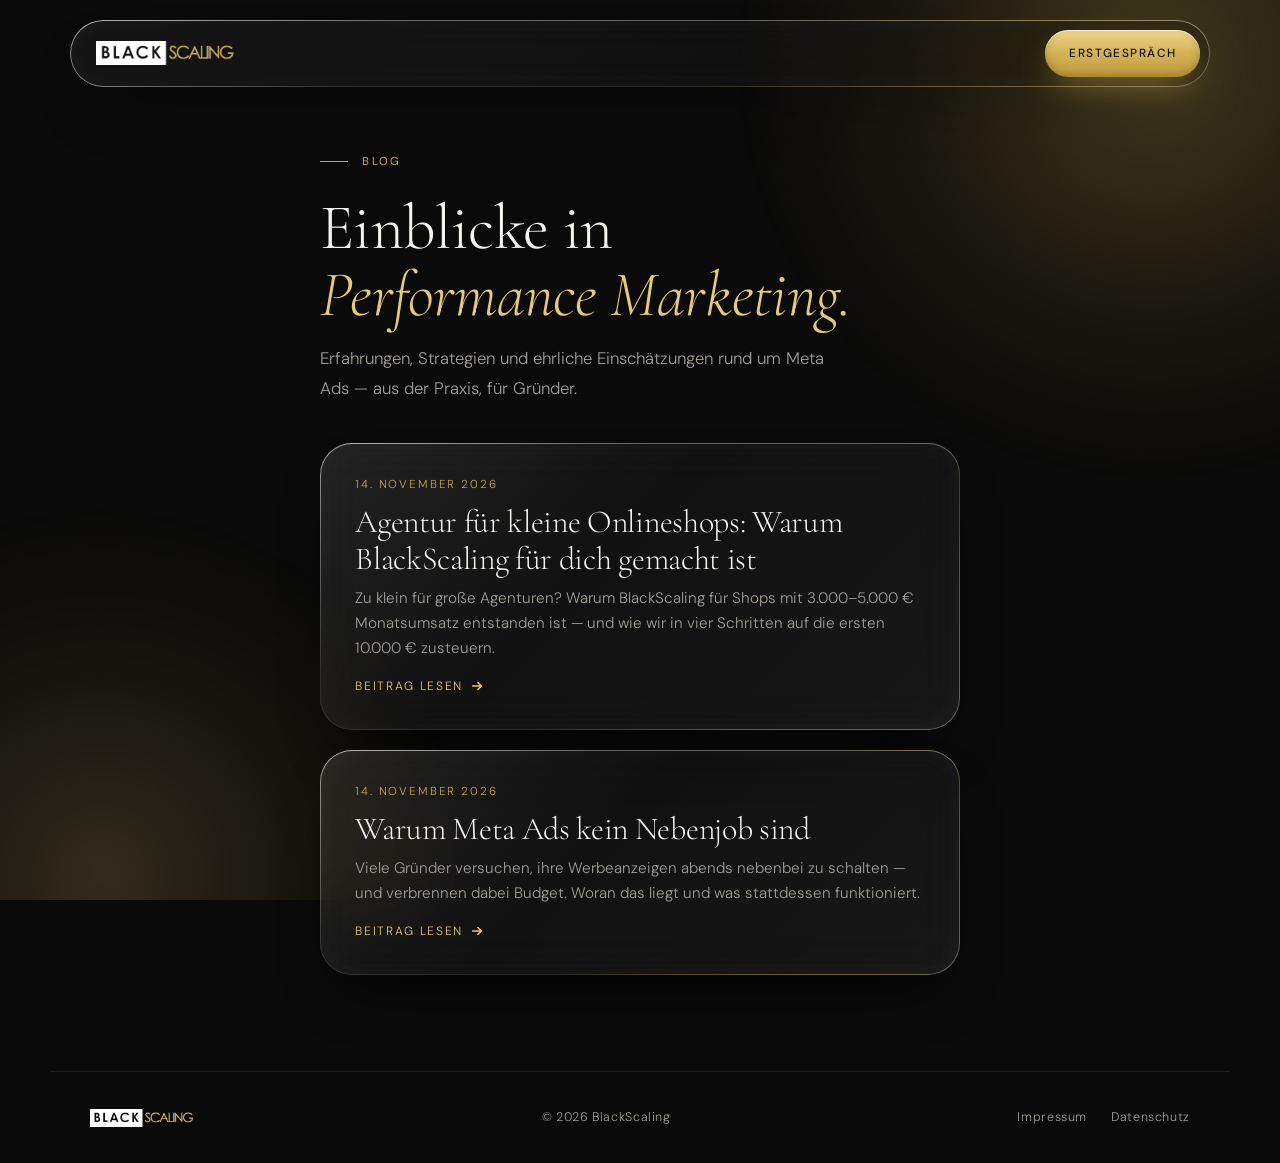
<file: blog/index.html>
<!DOCTYPE html>
<html lang="de">
<head>
<meta charset="UTF-8">
<meta name="viewport" content="width=device-width, initial-scale=1.0, viewport-fit=cover">
<title>Blog — BlackScaling</title>
<meta name="description" content="Einblicke in Performance Marketing und Meta Ads für Gründer — vom BlackScaling Blog.">
<meta name="theme-color" content="#0a0a0a">
<link rel="preconnect" href="https://fonts.googleapis.com">
<link rel="preconnect" href="https://fonts.gstatic.com" crossorigin>
<link href="https://fonts.googleapis.com/css2?family=Cormorant+Garamond:ital,wght@0,300;0,400;0,600;1,300;1,400&family=DM+Sans:wght@300;400;500&display=swap" rel="stylesheet">
<link rel="stylesheet" href="./blog.css">
</head>
<body>

<div class="ambient" aria-hidden="true"><i class="a1"></i><i class="a2"></i></div>

<header class="nav glass">
  <a href="../index.html" class="logo" aria-label="BlackScaling — zur Startseite"><img src="../Logo.png" alt="BlackScaling"></a>
  <a href="../index.html#cta" class="btn btn-gold">Erstgespräch</a>
</header>

<main class="wrap">
  <div class="blog-head">
    <p class="eyebrow" data-reveal>Blog</p>
    <h1 data-reveal style="--d:80ms">Einblicke in <em>Performance Marketing.</em></h1>
    <p class="lead" data-reveal style="--d:160ms">Erfahrungen, Strategien und ehrliche Einschätzungen rund um Meta Ads&nbsp;— aus der Praxis, für Gründer.</p>
  </div>

  <ul class="post-list">
    <!-- NEUER BEITRAG: diesen Block kopieren und oben einfügen (neueste zuerst) -->
    <li data-reveal>
      <a class="post-card glass" href="./agentur-fuer-kleine-onlineshops.html">
        <p class="meta">14. November 2026</p>
        <h2>Agentur für kleine Onlineshops: Warum BlackScaling für dich gemacht ist</h2>
        <p>Zu klein für große Agenturen? Warum BlackScaling für Shops mit 3.000–5.000 € Monatsumsatz entstanden ist — und wie wir in vier Schritten auf die ersten 10.000 € zusteuern.</p>
        <span class="more">Beitrag lesen
          <svg viewBox="0 0 16 16" width="14" height="14" fill="none" stroke="currentColor" stroke-width="1.8" stroke-linecap="round" stroke-linejoin="round"><path d="M3 8h10M9 4l4 4-4 4"/></svg>
        </span>
      </a>
    </li>
    <li data-reveal style="--d:120ms">
      <a class="post-card glass" href="./meta-ads-kein-nebenjob.html">
        <p class="meta">14. November 2026</p>
        <h2>Warum Meta Ads kein Nebenjob sind</h2>
        <p>Viele Gründer versuchen, ihre Werbeanzeigen abends nebenbei zu schalten — und verbrennen dabei Budget. Woran das liegt und was stattdessen funktioniert.</p>
        <span class="more">Beitrag lesen
          <svg viewBox="0 0 16 16" width="14" height="14" fill="none" stroke="currentColor" stroke-width="1.8" stroke-linecap="round" stroke-linejoin="round"><path d="M3 8h10M9 4l4 4-4 4"/></svg>
        </span>
      </a>
    </li>
  </ul>
</main>

<footer>
  <a href="../index.html" aria-label="BlackScaling — zur Startseite"><img src="../Logo.png" alt="BlackScaling"></a>
  <p>© 2026 BlackScaling</p>
  <div class="footer-links">
    <a href="../impressum.html">Impressum</a>
    <a href="../datenschutz.html">Datenschutz</a>
  </div>
</footer>

<script>
(function () {
  document.documentElement.classList.add('js');
  var reduce = window.matchMedia('(prefers-reduced-motion: reduce)').matches;
  var els = document.querySelectorAll('[data-reveal]');
  if ('IntersectionObserver' in window && !reduce) {
    var io = new IntersectionObserver(function (entries) {
      entries.forEach(function (e) {
        if (e.isIntersecting) { e.target.classList.add('in'); io.unobserve(e.target); }
      });
    }, { threshold: 0.15, rootMargin: '0px 0px -6% 0px' });
    els.forEach(function (el) { io.observe(el); });
  } else {
    els.forEach(function (el) { el.classList.add('in'); });
  }
})();
</script>

</body>
</html>
</file>
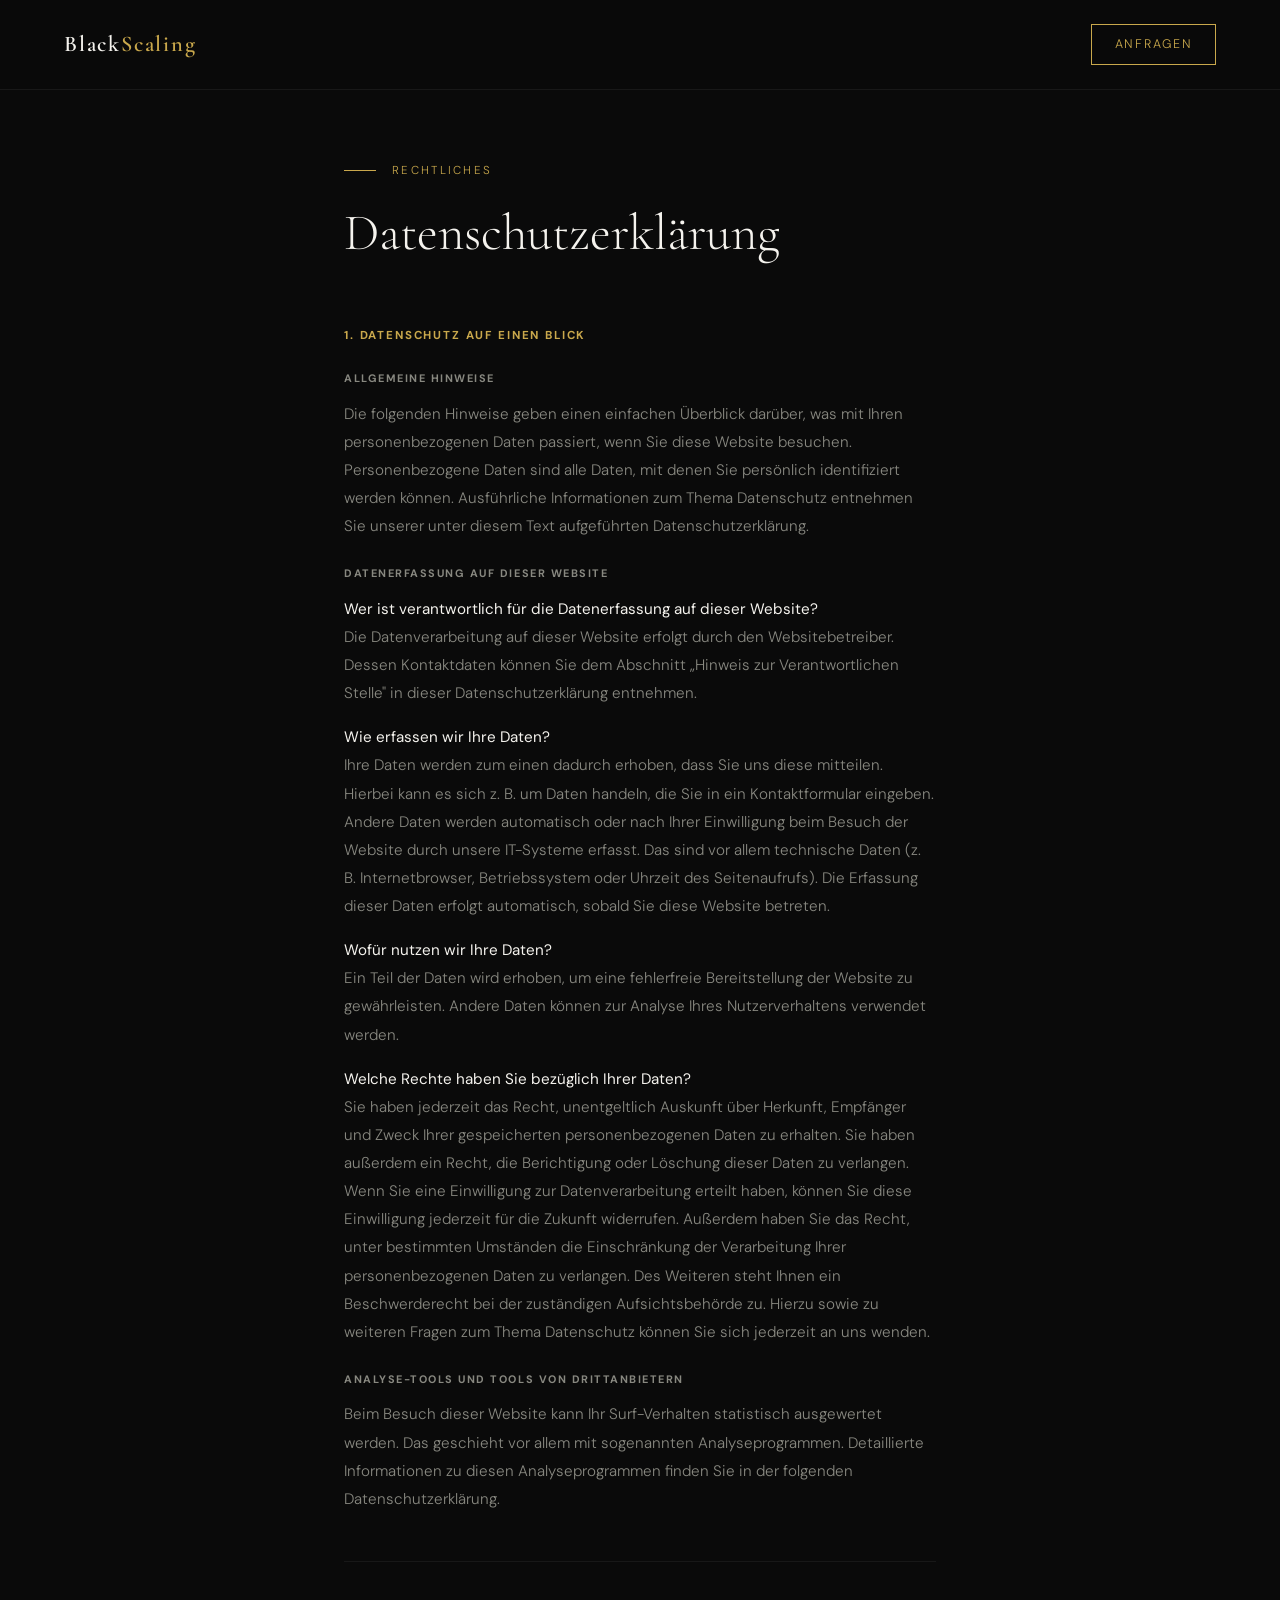
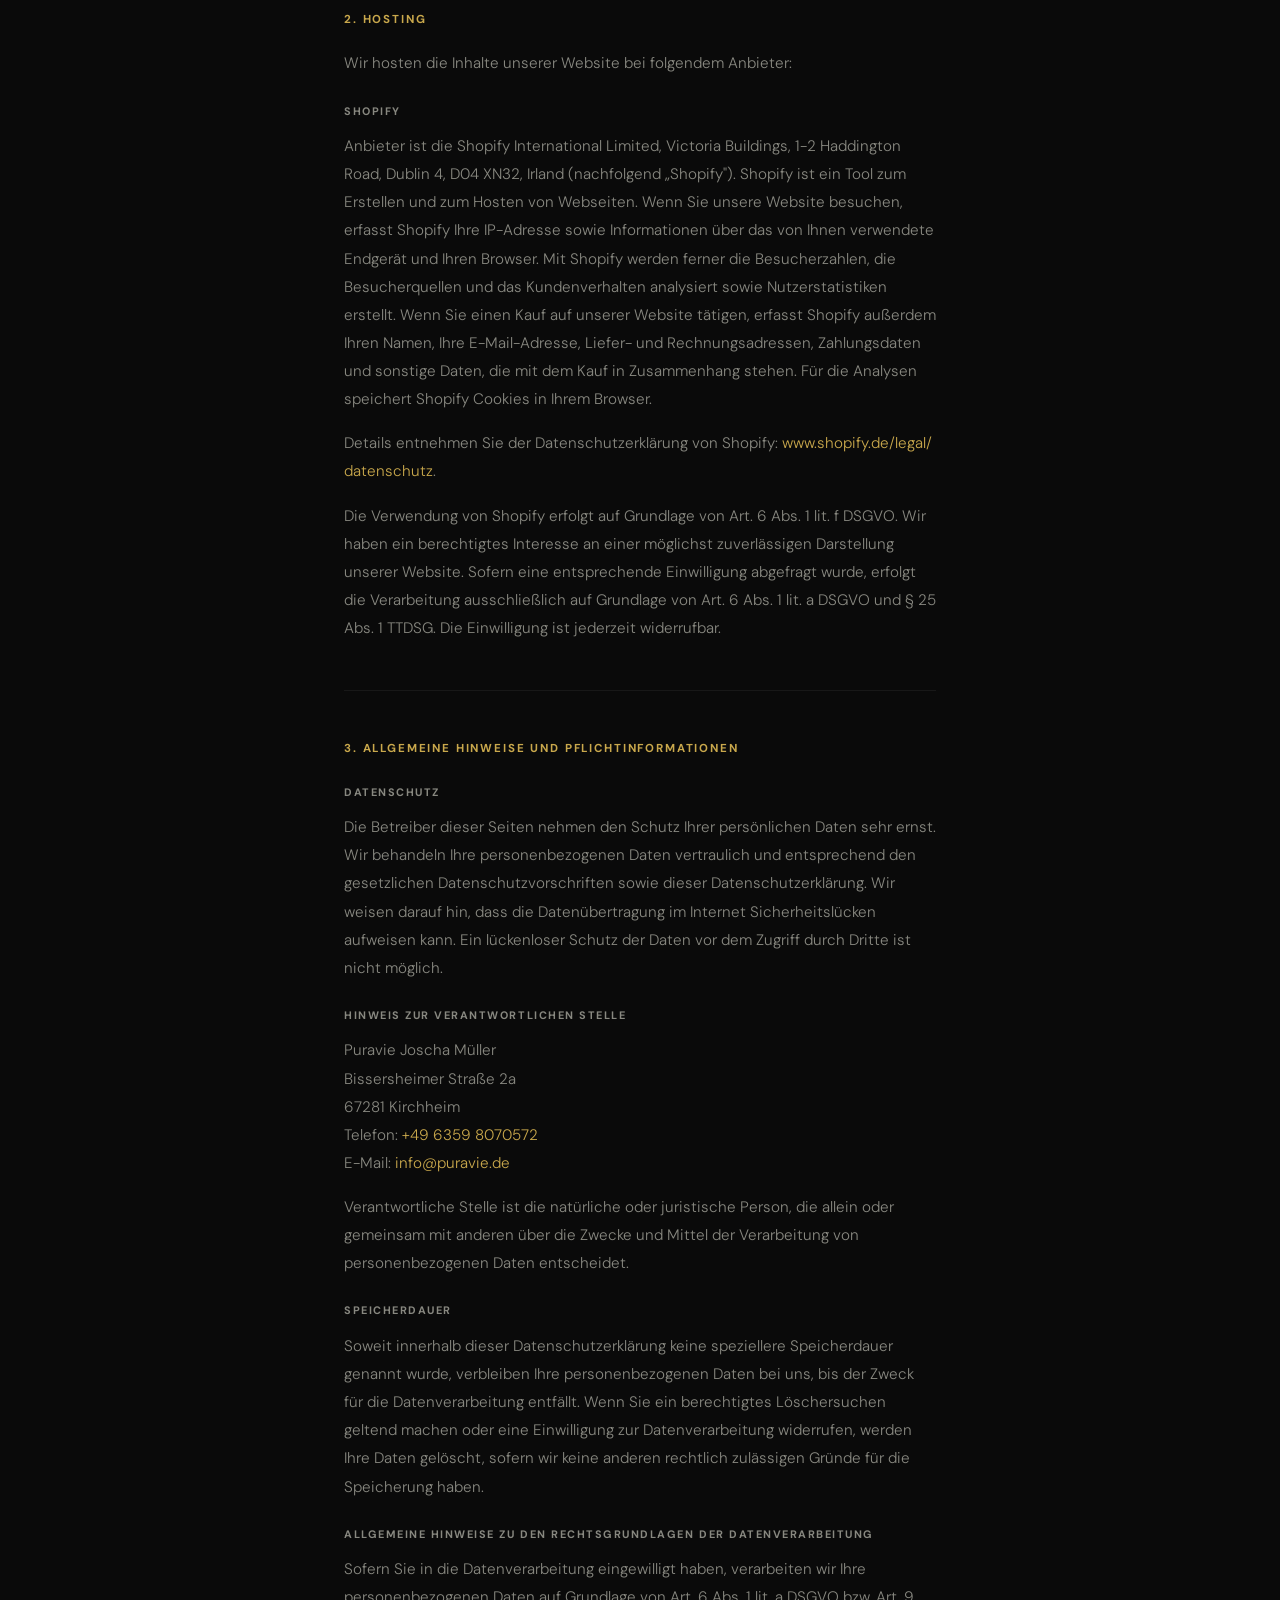
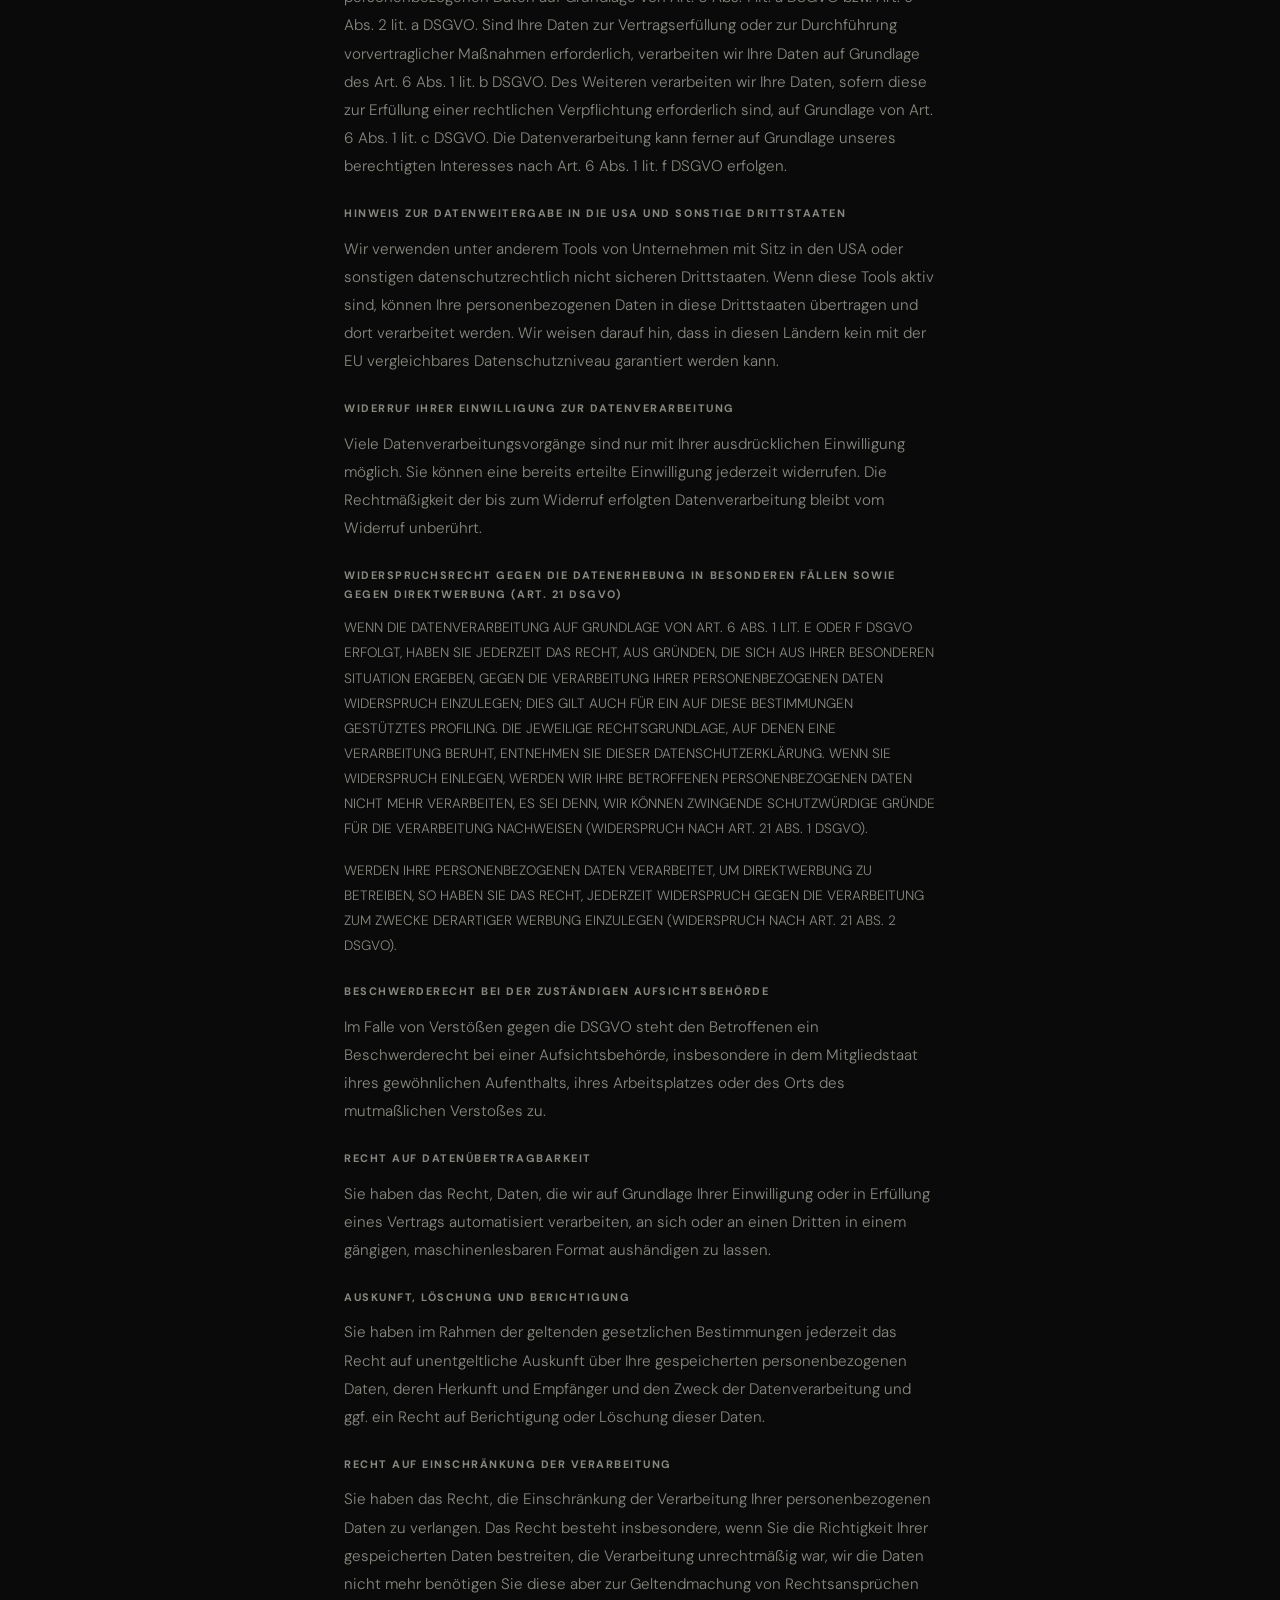
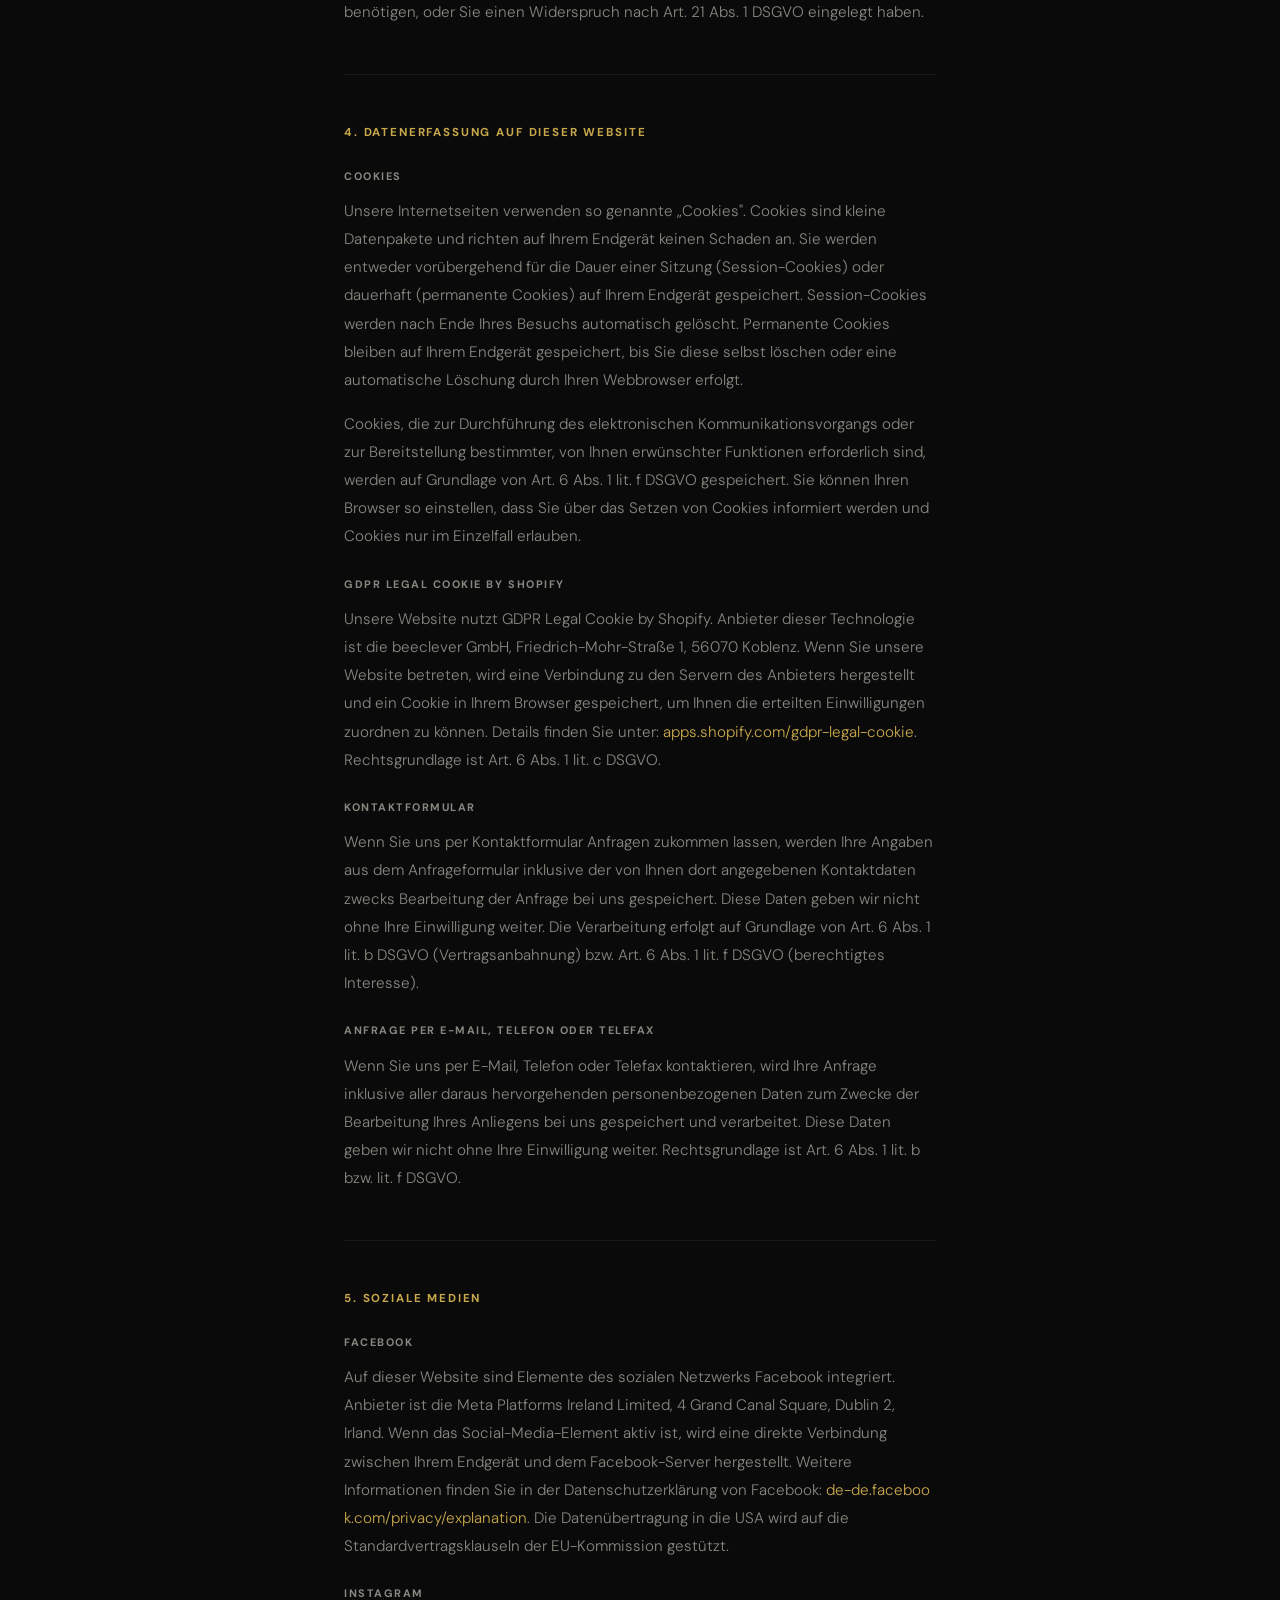
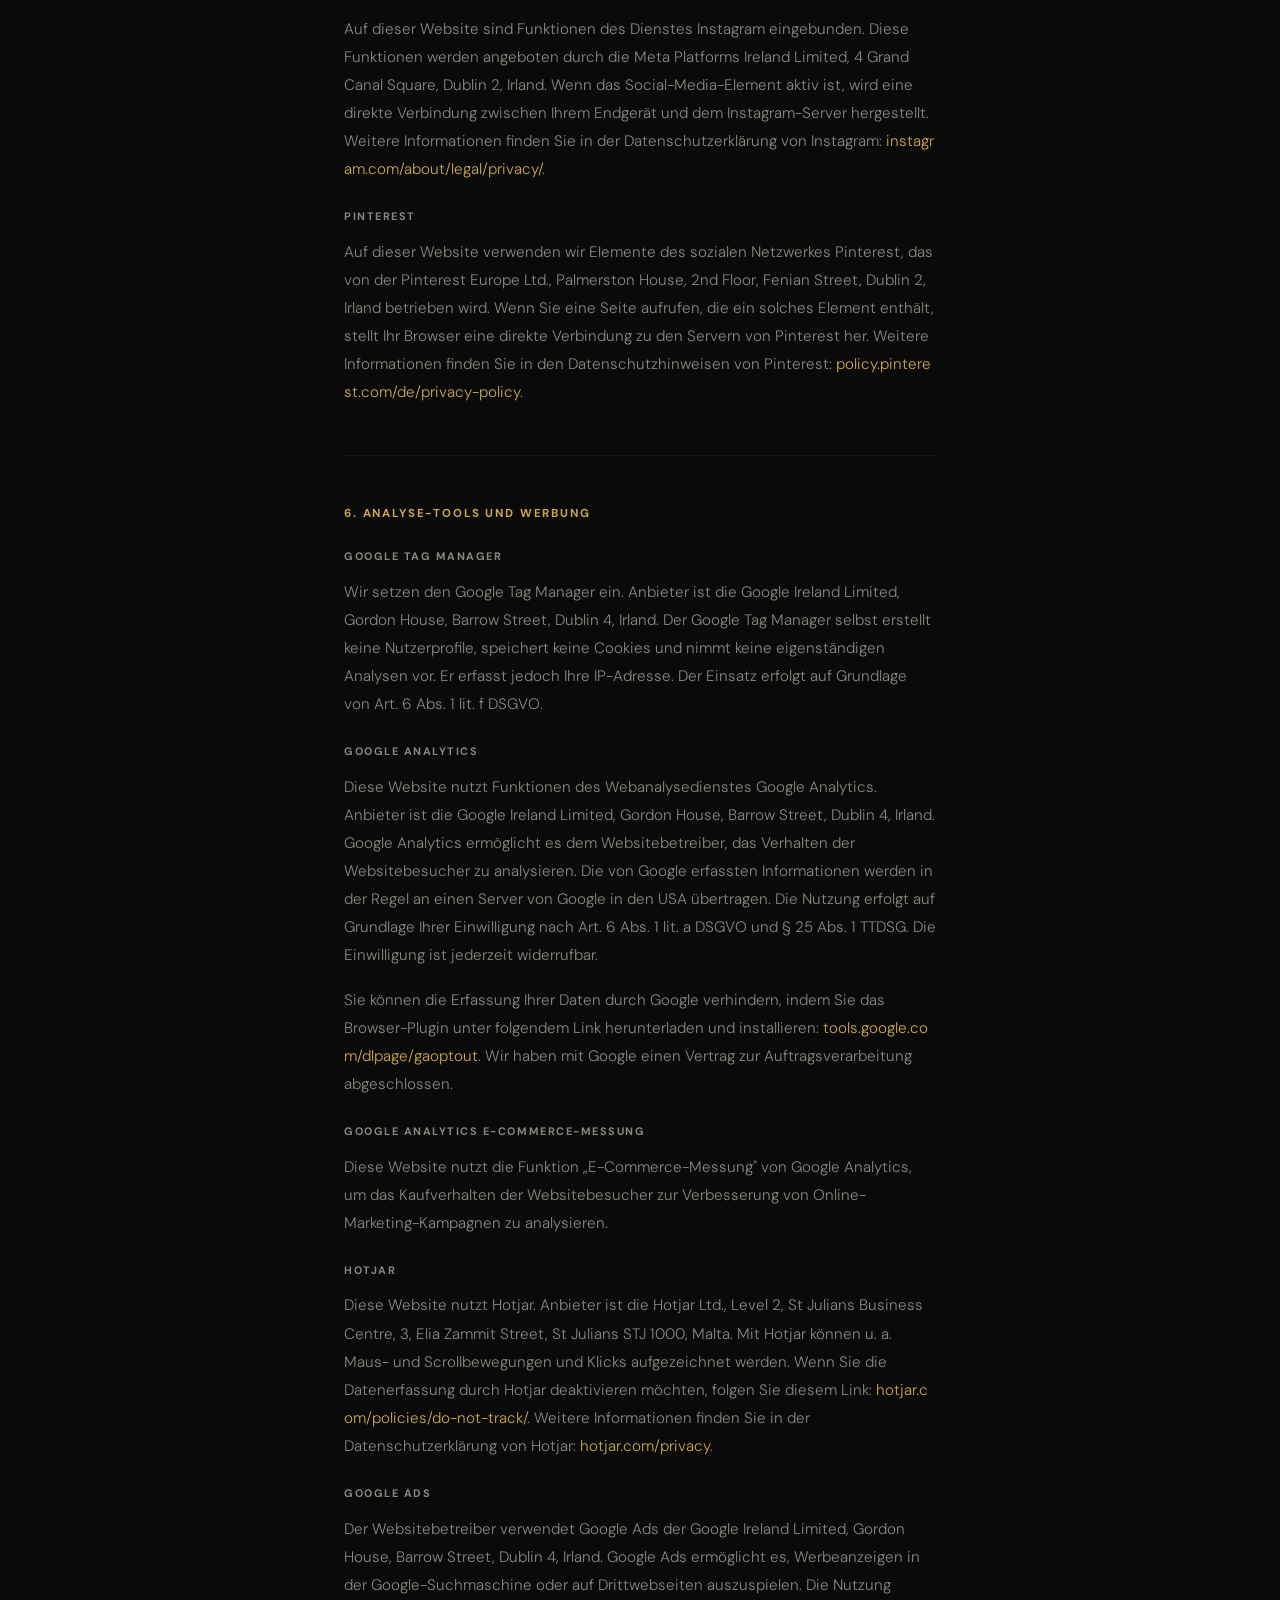
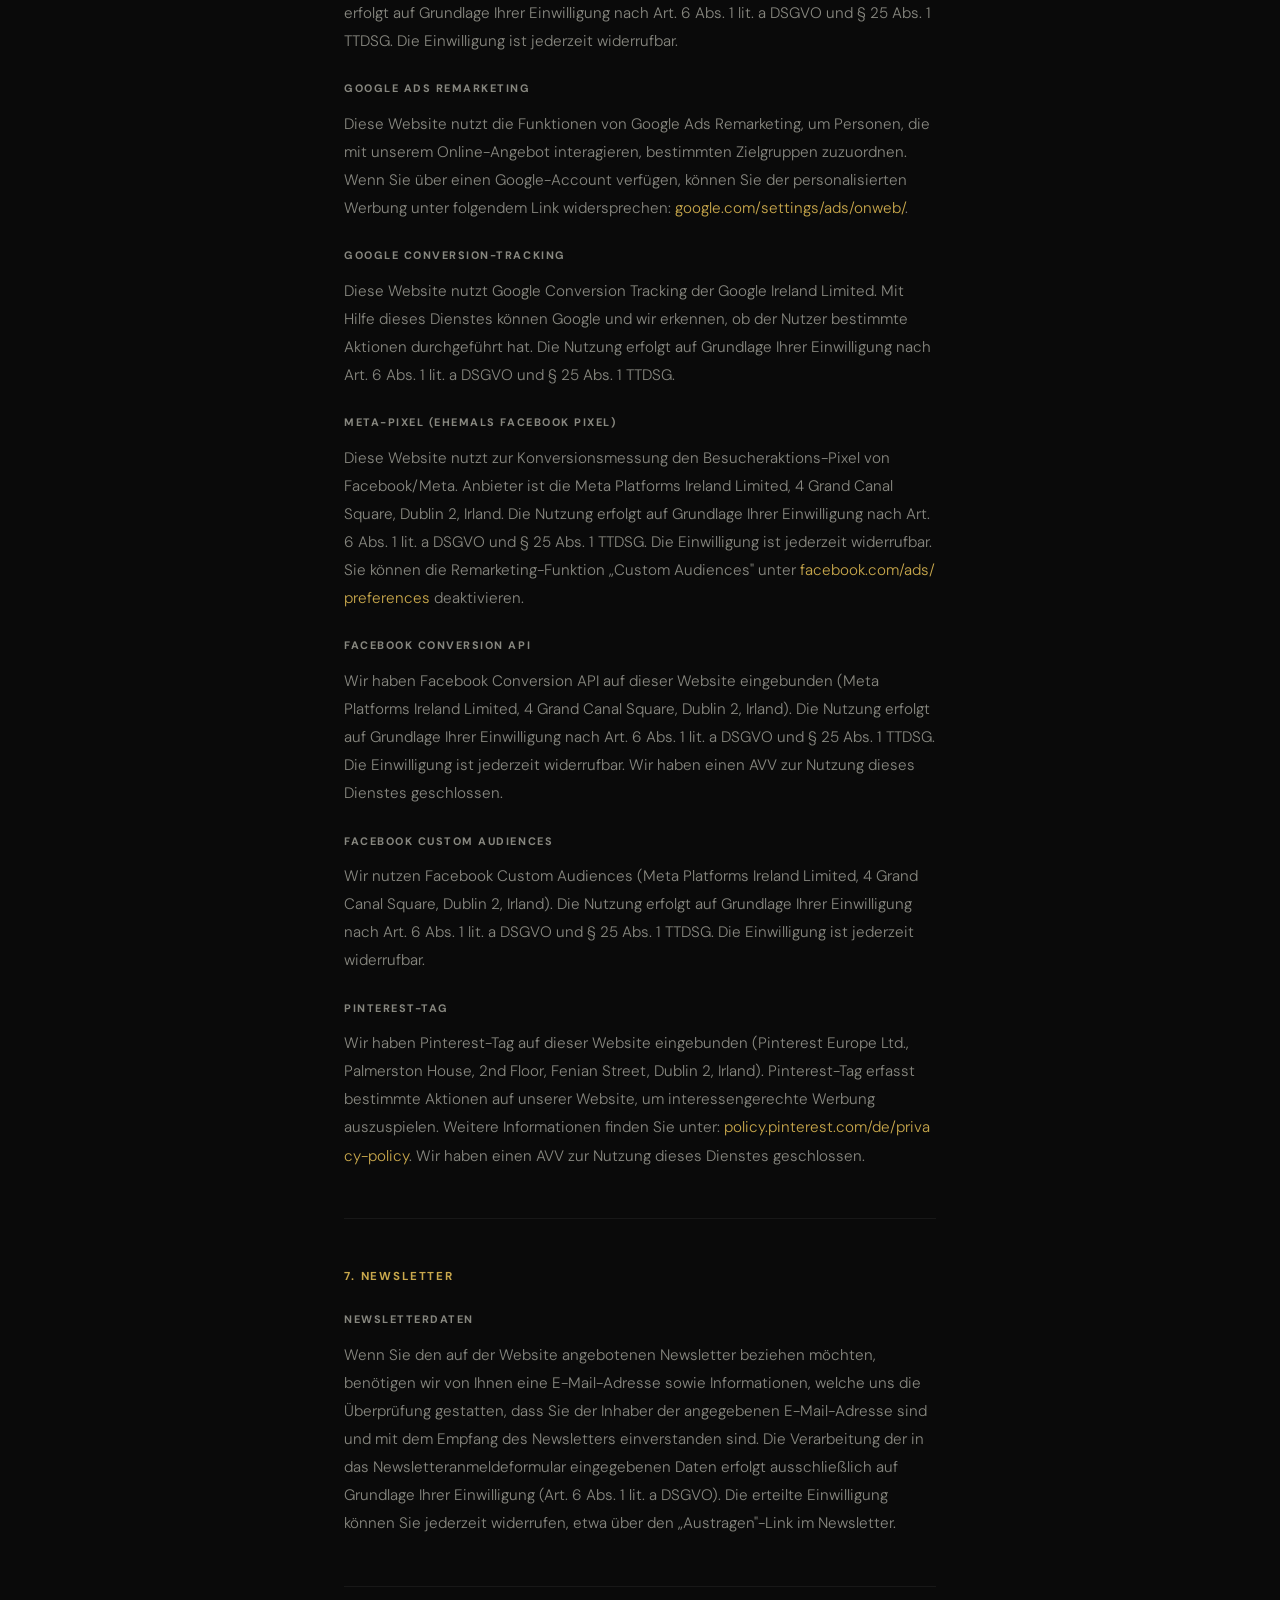
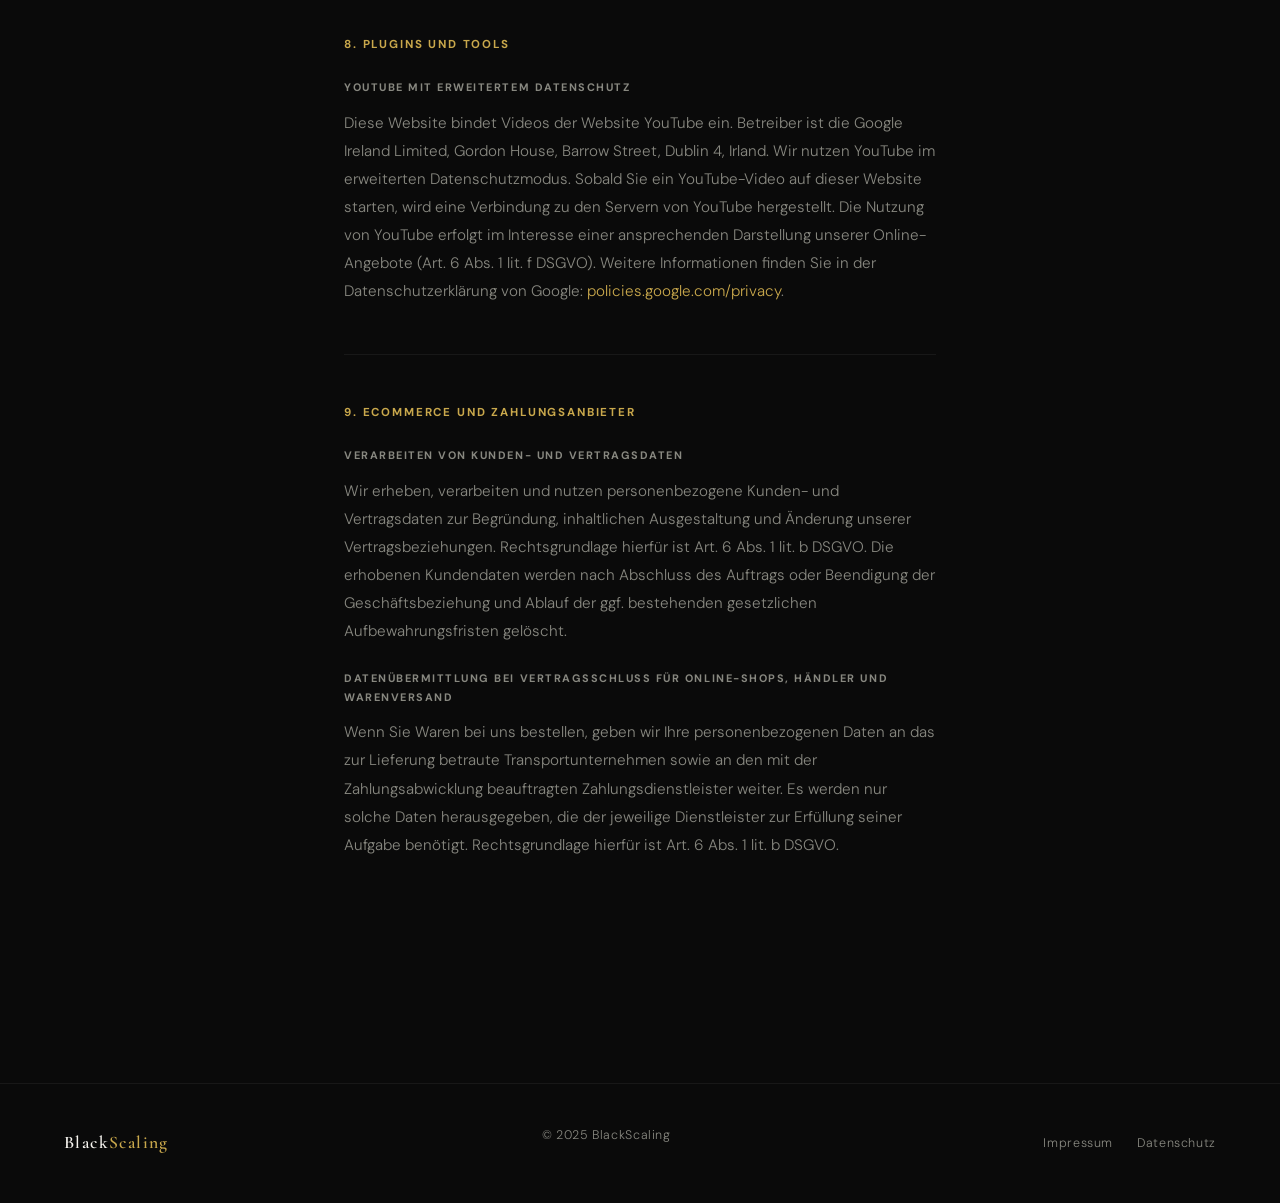
<file: datenschutz.html>
<!DOCTYPE html>
<html lang="de">
<head>
<meta charset="UTF-8">
<meta name="viewport" content="width=device-width, initial-scale=1.0">
<title>Datenschutzerklärung — BlackScaling</title>
<link rel="preconnect" href="https://fonts.googleapis.com">
<link href="https://fonts.googleapis.com/css2?family=Cormorant+Garamond:wght@300;400;600&family=DM+Sans:wght@300;400;500&display=swap" rel="stylesheet">
<style>
  *, *::before, *::after { box-sizing: border-box; margin: 0; padding: 0; }

  :root {
    --black: #0a0a0a;
    --off-black: #111111;
    --surface: #161616;
    --gold: #c9a84c;
    --gold-light: #e8c97a;
    --white: #f5f3ee;
    --muted: #888880;
    --border: rgba(201,168,76,0.2);
    --border-subtle: rgba(255,255,255,0.06);
  }

  html { scroll-behavior: smooth; }

  body {
    background: var(--black);
    color: var(--white);
    font-family: 'DM Sans', sans-serif;
    font-weight: 300;
    line-height: 1.7;
    overflow-x: hidden;
  }

  nav {
    position: fixed;
    top: 0; left: 0; right: 0;
    z-index: 100;
    display: flex;
    justify-content: space-between;
    align-items: center;
    padding: 1.5rem 4rem;
    background: rgba(10,10,10,0.85);
    backdrop-filter: blur(12px);
    border-bottom: 0.5px solid var(--border-subtle);
  }

  .logo {
    font-family: 'Cormorant Garamond', serif;
    font-weight: 600;
    font-size: 1.4rem;
    letter-spacing: 0.08em;
    color: var(--white);
    text-decoration: none;
  }

  .logo span { color: var(--gold); }

  nav a.cta-nav {
    font-size: 0.78rem;
    letter-spacing: 0.14em;
    text-transform: uppercase;
    color: var(--gold);
    text-decoration: none;
    border: 0.5px solid var(--gold);
    padding: 0.55rem 1.4rem;
    transition: background 0.2s, color 0.2s;
  }

  nav a.cta-nav:hover {
    background: var(--gold);
    color: var(--black);
  }

  main {
    max-width: 720px;
    margin: 0 auto;
    padding: 10rem 4rem 8rem;
  }

  .page-eyebrow {
    font-size: 0.72rem;
    letter-spacing: 0.2em;
    text-transform: uppercase;
    color: var(--gold);
    margin-bottom: 1.5rem;
    display: flex;
    align-items: center;
    gap: 1rem;
  }

  .page-eyebrow::before {
    content: '';
    display: inline-block;
    width: 32px;
    height: 0.5px;
    background: var(--gold);
  }

  h1 {
    font-family: 'Cormorant Garamond', serif;
    font-weight: 300;
    font-size: clamp(2.2rem, 4vw, 3.2rem);
    line-height: 1.1;
    color: var(--white);
    margin-bottom: 4rem;
  }

  .section {
    margin-bottom: 3rem;
    padding-bottom: 3rem;
    border-bottom: 0.5px solid var(--border-subtle);
  }

  .section:last-child {
    border-bottom: none;
  }

  h2 {
    font-size: 0.72rem;
    letter-spacing: 0.16em;
    text-transform: uppercase;
    color: var(--gold);
    margin-bottom: 1.25rem;
  }

  h3 {
    font-size: 0.68rem;
    letter-spacing: 0.14em;
    text-transform: uppercase;
    color: var(--muted);
    margin-bottom: 0.75rem;
    margin-top: 1.5rem;
  }

  h3:first-child { margin-top: 0; }

  p {
    font-size: 0.95rem;
    color: var(--muted);
    line-height: 1.85;
    margin-bottom: 1rem;
  }

  p:last-child { margin-bottom: 0; }

  ul {
    font-size: 0.95rem;
    color: var(--muted);
    line-height: 1.85;
    padding-left: 1.25rem;
    margin-bottom: 1rem;
  }

  ul li { margin-bottom: 0.35rem; }

  .uppercase-block {
    font-size: 0.85rem;
    color: var(--muted);
    line-height: 1.85;
    margin-bottom: 1rem;
  }

  a {
    color: var(--gold);
    text-decoration: none;
    transition: opacity 0.2s;
    word-break: break-all;
  }

  a:hover { opacity: 0.7; }

  footer {
    border-top: 0.5px solid var(--border-subtle);
    padding: 2.5rem 4rem;
    display: flex;
    justify-content: space-between;
    align-items: center;
  }

  .footer-logo {
    font-family: 'Cormorant Garamond', serif;
    font-weight: 600;
    font-size: 1.1rem;
    letter-spacing: 0.08em;
    color: var(--white);
    text-decoration: none;
  }

  .footer-logo span { color: var(--gold); }

  .footer-copy {
    font-size: 0.78rem;
    color: var(--muted);
    letter-spacing: 0.05em;
  }

  .footer-links {
    display: flex;
    gap: 1.5rem;
  }

  .footer-links a {
    font-size: 0.78rem;
    color: var(--muted);
    text-decoration: none;
    letter-spacing: 0.05em;
    transition: color 0.2s;
    word-break: normal;
  }

  .footer-links a:hover { color: var(--gold); }

  @media (max-width: 900px) {
    nav { padding: 1.25rem 1.5rem; }
    main { padding: 8rem 1.5rem 5rem; }
    footer { flex-direction: column; gap: 1rem; text-align: center; padding: 2rem 1.5rem; }
    .footer-links { justify-content: center; }
  }
</style>
</head>
<body>

<nav>
  <a href="/" class="logo">Black<span>Scaling</span></a>
  <a href="/#contact" class="cta-nav">Anfragen</a>
</nav>

<main>
  <p class="page-eyebrow">Rechtliches</p>
  <h1>Datenschutz&shy;erklärung</h1>

  <!-- 1 -->
  <div class="section">
    <h2>1. Datenschutz auf einen Blick</h2>

    <h3>Allgemeine Hinweise</h3>
    <p>Die folgenden Hinweise geben einen einfachen Überblick darüber, was mit Ihren personenbezogenen Daten passiert, wenn Sie diese Website besuchen. Personenbezogene Daten sind alle Daten, mit denen Sie persönlich identifiziert werden können. Ausführliche Informationen zum Thema Datenschutz entnehmen Sie unserer unter diesem Text aufgeführten Datenschutzerklärung.</p>

    <h3>Datenerfassung auf dieser Website</h3>
    <p><strong style="color:var(--white);font-weight:400;">Wer ist verantwortlich für die Datenerfassung auf dieser Website?</strong><br>
    Die Datenverarbeitung auf dieser Website erfolgt durch den Websitebetreiber. Dessen Kontaktdaten können Sie dem Abschnitt „Hinweis zur Verantwortlichen Stelle" in dieser Datenschutzerklärung entnehmen.</p>
    <p><strong style="color:var(--white);font-weight:400;">Wie erfassen wir Ihre Daten?</strong><br>
    Ihre Daten werden zum einen dadurch erhoben, dass Sie uns diese mitteilen. Hierbei kann es sich z. B. um Daten handeln, die Sie in ein Kontaktformular eingeben. Andere Daten werden automatisch oder nach Ihrer Einwilligung beim Besuch der Website durch unsere IT-Systeme erfasst. Das sind vor allem technische Daten (z. B. Internetbrowser, Betriebssystem oder Uhrzeit des Seitenaufrufs). Die Erfassung dieser Daten erfolgt automatisch, sobald Sie diese Website betreten.</p>
    <p><strong style="color:var(--white);font-weight:400;">Wofür nutzen wir Ihre Daten?</strong><br>
    Ein Teil der Daten wird erhoben, um eine fehlerfreie Bereitstellung der Website zu gewährleisten. Andere Daten können zur Analyse Ihres Nutzerverhaltens verwendet werden.</p>
    <p><strong style="color:var(--white);font-weight:400;">Welche Rechte haben Sie bezüglich Ihrer Daten?</strong><br>
    Sie haben jederzeit das Recht, unentgeltlich Auskunft über Herkunft, Empfänger und Zweck Ihrer gespeicherten personenbezogenen Daten zu erhalten. Sie haben außerdem ein Recht, die Berichtigung oder Löschung dieser Daten zu verlangen. Wenn Sie eine Einwilligung zur Datenverarbeitung erteilt haben, können Sie diese Einwilligung jederzeit für die Zukunft widerrufen. Außerdem haben Sie das Recht, unter bestimmten Umständen die Einschränkung der Verarbeitung Ihrer personenbezogenen Daten zu verlangen. Des Weiteren steht Ihnen ein Beschwerderecht bei der zuständigen Aufsichtsbehörde zu. Hierzu sowie zu weiteren Fragen zum Thema Datenschutz können Sie sich jederzeit an uns wenden.</p>

    <h3>Analyse-Tools und Tools von Drittanbietern</h3>
    <p>Beim Besuch dieser Website kann Ihr Surf-Verhalten statistisch ausgewertet werden. Das geschieht vor allem mit sogenannten Analyseprogrammen. Detaillierte Informationen zu diesen Analyseprogrammen finden Sie in der folgenden Datenschutzerklärung.</p>
  </div>

  <!-- 2 -->
  <div class="section">
    <h2>2. Hosting</h2>
    <p>Wir hosten die Inhalte unserer Website bei folgendem Anbieter:</p>

    <h3>Shopify</h3>
    <p>Anbieter ist die Shopify International Limited, Victoria Buildings, 1-2 Haddington Road, Dublin 4, D04 XN32, Irland (nachfolgend „Shopify"). Shopify ist ein Tool zum Erstellen und zum Hosten von Webseiten. Wenn Sie unsere Website besuchen, erfasst Shopify Ihre IP-Adresse sowie Informationen über das von Ihnen verwendete Endgerät und Ihren Browser. Mit Shopify werden ferner die Besucherzahlen, die Besucherquellen und das Kundenverhalten analysiert sowie Nutzerstatistiken erstellt. Wenn Sie einen Kauf auf unserer Website tätigen, erfasst Shopify außerdem Ihren Namen, Ihre E-Mail-Adresse, Liefer- und Rechnungsadressen, Zahlungsdaten und sonstige Daten, die mit dem Kauf in Zusammenhang stehen. Für die Analysen speichert Shopify Cookies in Ihrem Browser.</p>
    <p>Details entnehmen Sie der Datenschutzerklärung von Shopify: <a href="https://www.shopify.de/legal/datenschutz" target="_blank" rel="noopener">www.shopify.de/legal/datenschutz</a>.</p>
    <p>Die Verwendung von Shopify erfolgt auf Grundlage von Art. 6 Abs. 1 lit. f DSGVO. Wir haben ein berechtigtes Interesse an einer möglichst zuverlässigen Darstellung unserer Website. Sofern eine entsprechende Einwilligung abgefragt wurde, erfolgt die Verarbeitung ausschließlich auf Grundlage von Art. 6 Abs. 1 lit. a DSGVO und § 25 Abs. 1 TTDSG. Die Einwilligung ist jederzeit widerrufbar.</p>
  </div>

  <!-- 3 -->
  <div class="section">
    <h2>3. Allgemeine Hinweise und Pflichtinformationen</h2>

    <h3>Datenschutz</h3>
    <p>Die Betreiber dieser Seiten nehmen den Schutz Ihrer persönlichen Daten sehr ernst. Wir behandeln Ihre personenbezogenen Daten vertraulich und entsprechend den gesetzlichen Datenschutzvorschriften sowie dieser Datenschutzerklärung. Wir weisen darauf hin, dass die Datenübertragung im Internet Sicherheitslücken aufweisen kann. Ein lückenloser Schutz der Daten vor dem Zugriff durch Dritte ist nicht möglich.</p>

    <h3>Hinweis zur verantwortlichen Stelle</h3>
    <p>
      Puravie Joscha Müller<br>
      Bissersheimer Straße 2a<br>
      67281 Kirchheim<br>
      Telefon: <a href="tel:+4963598070572">+49 6359 8070572</a><br>
      E-Mail: <a href="mailto:info@puravie.de">info@puravie.de</a>
    </p>
    <p>Verantwortliche Stelle ist die natürliche oder juristische Person, die allein oder gemeinsam mit anderen über die Zwecke und Mittel der Verarbeitung von personenbezogenen Daten entscheidet.</p>

    <h3>Speicherdauer</h3>
    <p>Soweit innerhalb dieser Datenschutzerklärung keine speziellere Speicherdauer genannt wurde, verbleiben Ihre personenbezogenen Daten bei uns, bis der Zweck für die Datenverarbeitung entfällt. Wenn Sie ein berechtigtes Löschersuchen geltend machen oder eine Einwilligung zur Datenverarbeitung widerrufen, werden Ihre Daten gelöscht, sofern wir keine anderen rechtlich zulässigen Gründe für die Speicherung haben.</p>

    <h3>Allgemeine Hinweise zu den Rechtsgrundlagen der Datenverarbeitung</h3>
    <p>Sofern Sie in die Datenverarbeitung eingewilligt haben, verarbeiten wir Ihre personenbezogenen Daten auf Grundlage von Art. 6 Abs. 1 lit. a DSGVO bzw. Art. 9 Abs. 2 lit. a DSGVO. Sind Ihre Daten zur Vertragserfüllung oder zur Durchführung vorvertraglicher Maßnahmen erforderlich, verarbeiten wir Ihre Daten auf Grundlage des Art. 6 Abs. 1 lit. b DSGVO. Des Weiteren verarbeiten wir Ihre Daten, sofern diese zur Erfüllung einer rechtlichen Verpflichtung erforderlich sind, auf Grundlage von Art. 6 Abs. 1 lit. c DSGVO. Die Datenverarbeitung kann ferner auf Grundlage unseres berechtigten Interesses nach Art. 6 Abs. 1 lit. f DSGVO erfolgen.</p>

    <h3>Hinweis zur Datenweitergabe in die USA und sonstige Drittstaaten</h3>
    <p>Wir verwenden unter anderem Tools von Unternehmen mit Sitz in den USA oder sonstigen datenschutzrechtlich nicht sicheren Drittstaaten. Wenn diese Tools aktiv sind, können Ihre personenbezogenen Daten in diese Drittstaaten übertragen und dort verarbeitet werden. Wir weisen darauf hin, dass in diesen Ländern kein mit der EU vergleichbares Datenschutzniveau garantiert werden kann.</p>

    <h3>Widerruf Ihrer Einwilligung zur Datenverarbeitung</h3>
    <p>Viele Datenverarbeitungsvorgänge sind nur mit Ihrer ausdrücklichen Einwilligung möglich. Sie können eine bereits erteilte Einwilligung jederzeit widerrufen. Die Rechtmäßigkeit der bis zum Widerruf erfolgten Datenverarbeitung bleibt vom Widerruf unberührt.</p>

    <h3>Widerspruchsrecht gegen die Datenerhebung in besonderen Fällen sowie gegen Direktwerbung (Art. 21 DSGVO)</h3>
    <p class="uppercase-block">WENN DIE DATENVERARBEITUNG AUF GRUNDLAGE VON ART. 6 ABS. 1 LIT. E ODER F DSGVO ERFOLGT, HABEN SIE JEDERZEIT DAS RECHT, AUS GRÜNDEN, DIE SICH AUS IHRER BESONDEREN SITUATION ERGEBEN, GEGEN DIE VERARBEITUNG IHRER PERSONENBEZOGENEN DATEN WIDERSPRUCH EINZULEGEN; DIES GILT AUCH FÜR EIN AUF DIESE BESTIMMUNGEN GESTÜTZTES PROFILING. DIE JEWEILIGE RECHTSGRUNDLAGE, AUF DENEN EINE VERARBEITUNG BERUHT, ENTNEHMEN SIE DIESER DATENSCHUTZERKLÄRUNG. WENN SIE WIDERSPRUCH EINLEGEN, WERDEN WIR IHRE BETROFFENEN PERSONENBEZOGENEN DATEN NICHT MEHR VERARBEITEN, ES SEI DENN, WIR KÖNNEN ZWINGENDE SCHUTZWÜRDIGE GRÜNDE FÜR DIE VERARBEITUNG NACHWEISEN (WIDERSPRUCH NACH ART. 21 ABS. 1 DSGVO).</p>
    <p class="uppercase-block">WERDEN IHRE PERSONENBEZOGENEN DATEN VERARBEITET, UM DIREKTWERBUNG ZU BETREIBEN, SO HABEN SIE DAS RECHT, JEDERZEIT WIDERSPRUCH GEGEN DIE VERARBEITUNG ZUM ZWECKE DERARTIGER WERBUNG EINZULEGEN (WIDERSPRUCH NACH ART. 21 ABS. 2 DSGVO).</p>

    <h3>Beschwerderecht bei der zuständigen Aufsichtsbehörde</h3>
    <p>Im Falle von Verstößen gegen die DSGVO steht den Betroffenen ein Beschwerderecht bei einer Aufsichtsbehörde, insbesondere in dem Mitgliedstaat ihres gewöhnlichen Aufenthalts, ihres Arbeitsplatzes oder des Orts des mutmaßlichen Verstoßes zu.</p>

    <h3>Recht auf Datenübertragbarkeit</h3>
    <p>Sie haben das Recht, Daten, die wir auf Grundlage Ihrer Einwilligung oder in Erfüllung eines Vertrags automatisiert verarbeiten, an sich oder an einen Dritten in einem gängigen, maschinenlesbaren Format aushändigen zu lassen.</p>

    <h3>Auskunft, Löschung und Berichtigung</h3>
    <p>Sie haben im Rahmen der geltenden gesetzlichen Bestimmungen jederzeit das Recht auf unentgeltliche Auskunft über Ihre gespeicherten personenbezogenen Daten, deren Herkunft und Empfänger und den Zweck der Datenverarbeitung und ggf. ein Recht auf Berichtigung oder Löschung dieser Daten.</p>

    <h3>Recht auf Einschränkung der Verarbeitung</h3>
    <p>Sie haben das Recht, die Einschränkung der Verarbeitung Ihrer personenbezogenen Daten zu verlangen. Das Recht besteht insbesondere, wenn Sie die Richtigkeit Ihrer gespeicherten Daten bestreiten, die Verarbeitung unrechtmäßig war, wir die Daten nicht mehr benötigen Sie diese aber zur Geltendmachung von Rechtsansprüchen benötigen, oder Sie einen Widerspruch nach Art. 21 Abs. 1 DSGVO eingelegt haben.</p>
  </div>

  <!-- 4 -->
  <div class="section">
    <h2>4. Datenerfassung auf dieser Website</h2>

    <h3>Cookies</h3>
    <p>Unsere Internetseiten verwenden so genannte „Cookies". Cookies sind kleine Datenpakete und richten auf Ihrem Endgerät keinen Schaden an. Sie werden entweder vorübergehend für die Dauer einer Sitzung (Session-Cookies) oder dauerhaft (permanente Cookies) auf Ihrem Endgerät gespeichert. Session-Cookies werden nach Ende Ihres Besuchs automatisch gelöscht. Permanente Cookies bleiben auf Ihrem Endgerät gespeichert, bis Sie diese selbst löschen oder eine automatische Löschung durch Ihren Webbrowser erfolgt.</p>
    <p>Cookies, die zur Durchführung des elektronischen Kommunikationsvorgangs oder zur Bereitstellung bestimmter, von Ihnen erwünschter Funktionen erforderlich sind, werden auf Grundlage von Art. 6 Abs. 1 lit. f DSGVO gespeichert. Sie können Ihren Browser so einstellen, dass Sie über das Setzen von Cookies informiert werden und Cookies nur im Einzelfall erlauben.</p>

    <h3>GDPR Legal Cookie by Shopify</h3>
    <p>Unsere Website nutzt GDPR Legal Cookie by Shopify. Anbieter dieser Technologie ist die beeclever GmbH, Friedrich-Mohr-Straße 1, 56070 Koblenz. Wenn Sie unsere Website betreten, wird eine Verbindung zu den Servern des Anbieters hergestellt und ein Cookie in Ihrem Browser gespeichert, um Ihnen die erteilten Einwilligungen zuordnen zu können. Details finden Sie unter: <a href="https://apps.shopify.com/gdpr-legal-cookie" target="_blank" rel="noopener">apps.shopify.com/gdpr-legal-cookie</a>. Rechtsgrundlage ist Art. 6 Abs. 1 lit. c DSGVO.</p>

    <h3>Kontaktformular</h3>
    <p>Wenn Sie uns per Kontaktformular Anfragen zukommen lassen, werden Ihre Angaben aus dem Anfrageformular inklusive der von Ihnen dort angegebenen Kontaktdaten zwecks Bearbeitung der Anfrage bei uns gespeichert. Diese Daten geben wir nicht ohne Ihre Einwilligung weiter. Die Verarbeitung erfolgt auf Grundlage von Art. 6 Abs. 1 lit. b DSGVO (Vertragsanbahnung) bzw. Art. 6 Abs. 1 lit. f DSGVO (berechtigtes Interesse).</p>

    <h3>Anfrage per E-Mail, Telefon oder Telefax</h3>
    <p>Wenn Sie uns per E-Mail, Telefon oder Telefax kontaktieren, wird Ihre Anfrage inklusive aller daraus hervorgehenden personenbezogenen Daten zum Zwecke der Bearbeitung Ihres Anliegens bei uns gespeichert und verarbeitet. Diese Daten geben wir nicht ohne Ihre Einwilligung weiter. Rechtsgrundlage ist Art. 6 Abs. 1 lit. b bzw. lit. f DSGVO.</p>
  </div>

  <!-- 5 -->
  <div class="section">
    <h2>5. Soziale Medien</h2>

    <h3>Facebook</h3>
    <p>Auf dieser Website sind Elemente des sozialen Netzwerks Facebook integriert. Anbieter ist die Meta Platforms Ireland Limited, 4 Grand Canal Square, Dublin 2, Irland. Wenn das Social-Media-Element aktiv ist, wird eine direkte Verbindung zwischen Ihrem Endgerät und dem Facebook-Server hergestellt. Weitere Informationen finden Sie in der Datenschutzerklärung von Facebook: <a href="https://de-de.facebook.com/privacy/explanation" target="_blank" rel="noopener">de-de.facebook.com/privacy/explanation</a>. Die Datenübertragung in die USA wird auf die Standardvertragsklauseln der EU-Kommission gestützt.</p>

    <h3>Instagram</h3>
    <p>Auf dieser Website sind Funktionen des Dienstes Instagram eingebunden. Diese Funktionen werden angeboten durch die Meta Platforms Ireland Limited, 4 Grand Canal Square, Dublin 2, Irland. Wenn das Social-Media-Element aktiv ist, wird eine direkte Verbindung zwischen Ihrem Endgerät und dem Instagram-Server hergestellt. Weitere Informationen finden Sie in der Datenschutzerklärung von Instagram: <a href="https://instagram.com/about/legal/privacy/" target="_blank" rel="noopener">instagram.com/about/legal/privacy/</a>.</p>

    <h3>Pinterest</h3>
    <p>Auf dieser Website verwenden wir Elemente des sozialen Netzwerkes Pinterest, das von der Pinterest Europe Ltd., Palmerston House, 2nd Floor, Fenian Street, Dublin 2, Irland betrieben wird. Wenn Sie eine Seite aufrufen, die ein solches Element enthält, stellt Ihr Browser eine direkte Verbindung zu den Servern von Pinterest her. Weitere Informationen finden Sie in den Datenschutzhinweisen von Pinterest: <a href="https://policy.pinterest.com/de/privacy-policy" target="_blank" rel="noopener">policy.pinterest.com/de/privacy-policy</a>.</p>
  </div>

  <!-- 6 -->
  <div class="section">
    <h2>6. Analyse-Tools und Werbung</h2>

    <h3>Google Tag Manager</h3>
    <p>Wir setzen den Google Tag Manager ein. Anbieter ist die Google Ireland Limited, Gordon House, Barrow Street, Dublin 4, Irland. Der Google Tag Manager selbst erstellt keine Nutzerprofile, speichert keine Cookies und nimmt keine eigenständigen Analysen vor. Er erfasst jedoch Ihre IP-Adresse. Der Einsatz erfolgt auf Grundlage von Art. 6 Abs. 1 lit. f DSGVO.</p>

    <h3>Google Analytics</h3>
    <p>Diese Website nutzt Funktionen des Webanalysedienstes Google Analytics. Anbieter ist die Google Ireland Limited, Gordon House, Barrow Street, Dublin 4, Irland. Google Analytics ermöglicht es dem Websitebetreiber, das Verhalten der Websitebesucher zu analysieren. Die von Google erfassten Informationen werden in der Regel an einen Server von Google in den USA übertragen. Die Nutzung erfolgt auf Grundlage Ihrer Einwilligung nach Art. 6 Abs. 1 lit. a DSGVO und § 25 Abs. 1 TTDSG. Die Einwilligung ist jederzeit widerrufbar.</p>
    <p>Sie können die Erfassung Ihrer Daten durch Google verhindern, indem Sie das Browser-Plugin unter folgendem Link herunterladen und installieren: <a href="https://tools.google.com/dlpage/gaoptout?hl=de" target="_blank" rel="noopener">tools.google.com/dlpage/gaoptout</a>. Wir haben mit Google einen Vertrag zur Auftragsverarbeitung abgeschlossen.</p>

    <h3>Google Analytics E-Commerce-Messung</h3>
    <p>Diese Website nutzt die Funktion „E-Commerce-Messung" von Google Analytics, um das Kaufverhalten der Websitebesucher zur Verbesserung von Online-Marketing-Kampagnen zu analysieren.</p>

    <h3>Hotjar</h3>
    <p>Diese Website nutzt Hotjar. Anbieter ist die Hotjar Ltd., Level 2, St Julians Business Centre, 3, Elia Zammit Street, St Julians STJ 1000, Malta. Mit Hotjar können u. a. Maus- und Scrollbewegungen und Klicks aufgezeichnet werden. Wenn Sie die Datenerfassung durch Hotjar deaktivieren möchten, folgen Sie diesem Link: <a href="https://www.hotjar.com/policies/do-not-track/" target="_blank" rel="noopener">hotjar.com/policies/do-not-track/</a>. Weitere Informationen finden Sie in der Datenschutzerklärung von Hotjar: <a href="https://www.hotjar.com/privacy" target="_blank" rel="noopener">hotjar.com/privacy</a>.</p>

    <h3>Google Ads</h3>
    <p>Der Websitebetreiber verwendet Google Ads der Google Ireland Limited, Gordon House, Barrow Street, Dublin 4, Irland. Google Ads ermöglicht es, Werbeanzeigen in der Google-Suchmaschine oder auf Drittwebseiten auszuspielen. Die Nutzung erfolgt auf Grundlage Ihrer Einwilligung nach Art. 6 Abs. 1 lit. a DSGVO und § 25 Abs. 1 TTDSG. Die Einwilligung ist jederzeit widerrufbar.</p>

    <h3>Google Ads Remarketing</h3>
    <p>Diese Website nutzt die Funktionen von Google Ads Remarketing, um Personen, die mit unserem Online-Angebot interagieren, bestimmten Zielgruppen zuzuordnen. Wenn Sie über einen Google-Account verfügen, können Sie der personalisierten Werbung unter folgendem Link widersprechen: <a href="https://www.google.com/settings/ads/onweb/" target="_blank" rel="noopener">google.com/settings/ads/onweb/</a>.</p>

    <h3>Google Conversion-Tracking</h3>
    <p>Diese Website nutzt Google Conversion Tracking der Google Ireland Limited. Mit Hilfe dieses Dienstes können Google und wir erkennen, ob der Nutzer bestimmte Aktionen durchgeführt hat. Die Nutzung erfolgt auf Grundlage Ihrer Einwilligung nach Art. 6 Abs. 1 lit. a DSGVO und § 25 Abs. 1 TTDSG.</p>

    <h3>Meta-Pixel (ehemals Facebook Pixel)</h3>
    <p>Diese Website nutzt zur Konversionsmessung den Besucheraktions-Pixel von Facebook/Meta. Anbieter ist die Meta Platforms Ireland Limited, 4 Grand Canal Square, Dublin 2, Irland. Die Nutzung erfolgt auf Grundlage Ihrer Einwilligung nach Art. 6 Abs. 1 lit. a DSGVO und § 25 Abs. 1 TTDSG. Die Einwilligung ist jederzeit widerrufbar. Sie können die Remarketing-Funktion „Custom Audiences" unter <a href="https://www.facebook.com/ads/preferences/?entry_product=ad_settings_screen" target="_blank" rel="noopener">facebook.com/ads/preferences</a> deaktivieren.</p>

    <h3>Facebook Conversion API</h3>
    <p>Wir haben Facebook Conversion API auf dieser Website eingebunden (Meta Platforms Ireland Limited, 4 Grand Canal Square, Dublin 2, Irland). Die Nutzung erfolgt auf Grundlage Ihrer Einwilligung nach Art. 6 Abs. 1 lit. a DSGVO und § 25 Abs. 1 TTDSG. Die Einwilligung ist jederzeit widerrufbar. Wir haben einen AVV zur Nutzung dieses Dienstes geschlossen.</p>

    <h3>Facebook Custom Audiences</h3>
    <p>Wir nutzen Facebook Custom Audiences (Meta Platforms Ireland Limited, 4 Grand Canal Square, Dublin 2, Irland). Die Nutzung erfolgt auf Grundlage Ihrer Einwilligung nach Art. 6 Abs. 1 lit. a DSGVO und § 25 Abs. 1 TTDSG. Die Einwilligung ist jederzeit widerrufbar.</p>

    <h3>Pinterest-Tag</h3>
    <p>Wir haben Pinterest-Tag auf dieser Website eingebunden (Pinterest Europe Ltd., Palmerston House, 2nd Floor, Fenian Street, Dublin 2, Irland). Pinterest-Tag erfasst bestimmte Aktionen auf unserer Website, um interessengerechte Werbung auszuspielen. Weitere Informationen finden Sie unter: <a href="https://policy.pinterest.com/de/privacy-policy" target="_blank" rel="noopener">policy.pinterest.com/de/privacy-policy</a>. Wir haben einen AVV zur Nutzung dieses Dienstes geschlossen.</p>
  </div>

  <!-- 7 -->
  <div class="section">
    <h2>7. Newsletter</h2>

    <h3>Newsletterdaten</h3>
    <p>Wenn Sie den auf der Website angebotenen Newsletter beziehen möchten, benötigen wir von Ihnen eine E-Mail-Adresse sowie Informationen, welche uns die Überprüfung gestatten, dass Sie der Inhaber der angegebenen E-Mail-Adresse sind und mit dem Empfang des Newsletters einverstanden sind. Die Verarbeitung der in das Newsletteranmeldeformular eingegebenen Daten erfolgt ausschließlich auf Grundlage Ihrer Einwilligung (Art. 6 Abs. 1 lit. a DSGVO). Die erteilte Einwilligung können Sie jederzeit widerrufen, etwa über den „Austragen"-Link im Newsletter.</p>
  </div>

  <!-- 8 -->
  <div class="section">
    <h2>8. Plugins und Tools</h2>

    <h3>YouTube mit erweitertem Datenschutz</h3>
    <p>Diese Website bindet Videos der Website YouTube ein. Betreiber ist die Google Ireland Limited, Gordon House, Barrow Street, Dublin 4, Irland. Wir nutzen YouTube im erweiterten Datenschutzmodus. Sobald Sie ein YouTube-Video auf dieser Website starten, wird eine Verbindung zu den Servern von YouTube hergestellt. Die Nutzung von YouTube erfolgt im Interesse einer ansprechenden Darstellung unserer Online-Angebote (Art. 6 Abs. 1 lit. f DSGVO). Weitere Informationen finden Sie in der Datenschutzerklärung von Google: <a href="https://policies.google.com/privacy?hl=de" target="_blank" rel="noopener">policies.google.com/privacy</a>.</p>
  </div>

  <!-- 9 -->
  <div class="section">
    <h2>9. Ecommerce und Zahlungsanbieter</h2>

    <h3>Verarbeiten von Kunden- und Vertragsdaten</h3>
    <p>Wir erheben, verarbeiten und nutzen personenbezogene Kunden- und Vertragsdaten zur Begründung, inhaltlichen Ausgestaltung und Änderung unserer Vertragsbeziehungen. Rechtsgrundlage hierfür ist Art. 6 Abs. 1 lit. b DSGVO. Die erhobenen Kundendaten werden nach Abschluss des Auftrags oder Beendigung der Geschäftsbeziehung und Ablauf der ggf. bestehenden gesetzlichen Aufbewahrungsfristen gelöscht.</p>

    <h3>Datenübermittlung bei Vertragsschluss für Online-Shops, Händler und Warenversand</h3>
    <p>Wenn Sie Waren bei uns bestellen, geben wir Ihre personenbezogenen Daten an das zur Lieferung betraute Transportunternehmen sowie an den mit der Zahlungsabwicklung beauftragten Zahlungsdienstleister weiter. Es werden nur solche Daten herausgegeben, die der jeweilige Dienstleister zur Erfüllung seiner Aufgabe benötigt. Rechtsgrundlage hierfür ist Art. 6 Abs. 1 lit. b DSGVO.</p>
  </div>

</main>

<footer>
  <a href="/" class="footer-logo">Black<span>Scaling</span></a>
  <p class="footer-copy">© 2025 BlackScaling</p>
  <div class="footer-links">
    <a href="/impressum.html">Impressum</a>
    <a href="/datenschutz.html">Datenschutz</a>
  </div>
</footer>

</body>
</html>
</file>
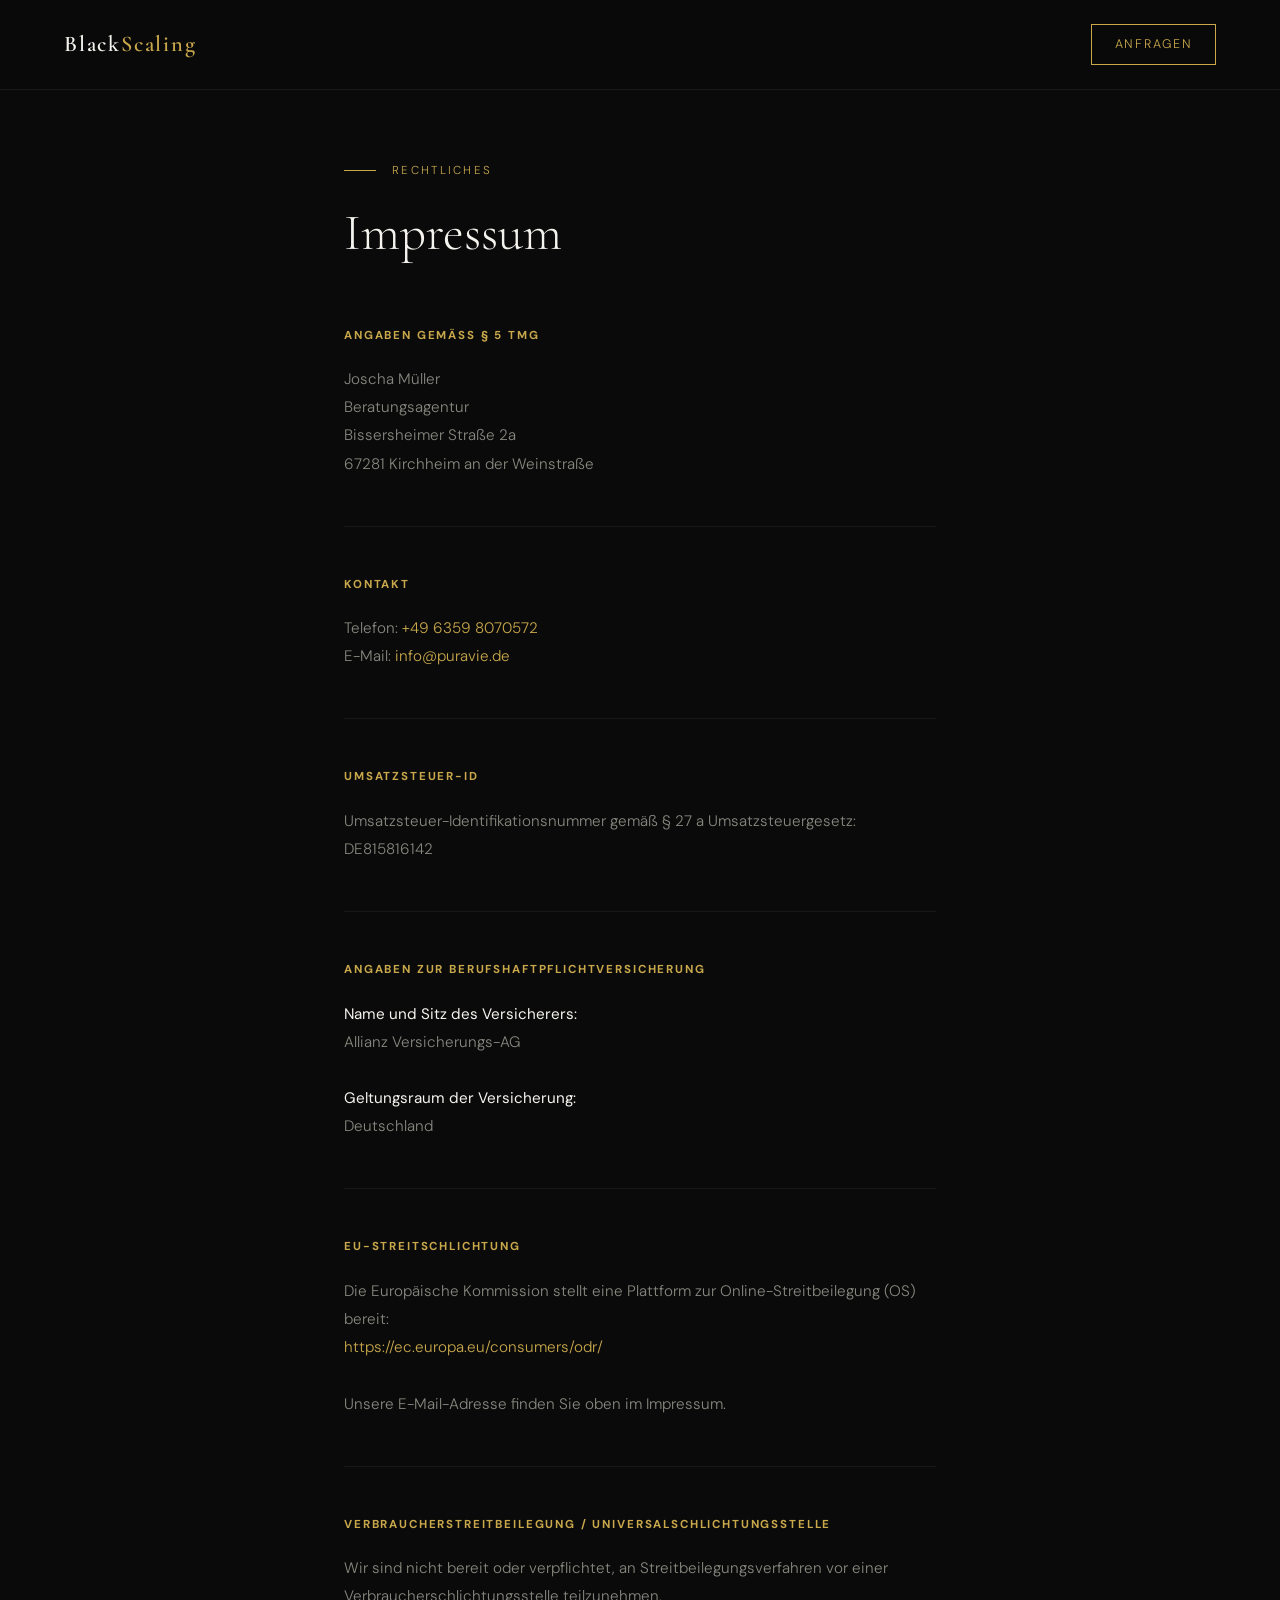
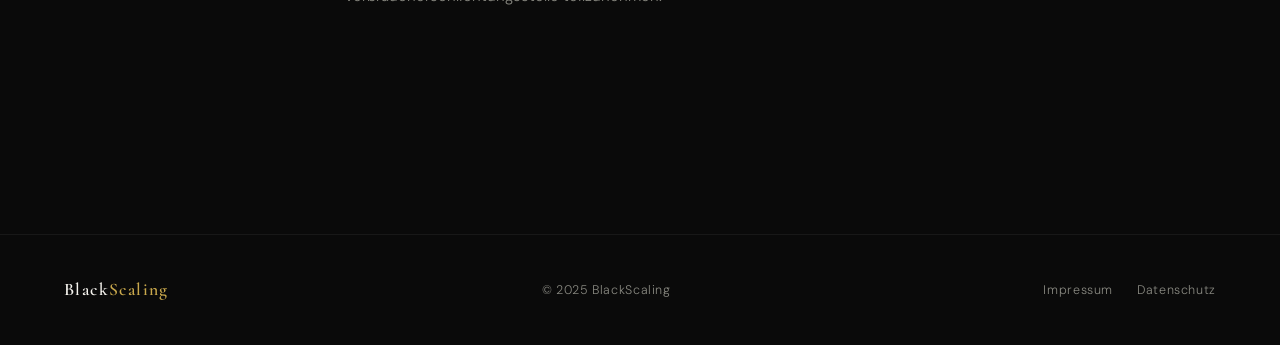
<file: impressum.html>
<!DOCTYPE html>
<html lang="de">
<head>
<meta charset="UTF-8">
<meta name="viewport" content="width=device-width, initial-scale=1.0">
<title>Impressum — BlackScaling</title>
<link rel="preconnect" href="https://fonts.googleapis.com">
<link href="https://fonts.googleapis.com/css2?family=Cormorant+Garamond:wght@300;400;600&family=DM+Sans:wght@300;400;500&display=swap" rel="stylesheet">
<style>
  *, *::before, *::after { box-sizing: border-box; margin: 0; padding: 0; }

  :root {
    --black: #0a0a0a;
    --off-black: #111111;
    --surface: #161616;
    --gold: #c9a84c;
    --gold-light: #e8c97a;
    --white: #f5f3ee;
    --muted: #888880;
    --border: rgba(201,168,76,0.2);
    --border-subtle: rgba(255,255,255,0.06);
  }

  html { scroll-behavior: smooth; }

  body {
    background: var(--black);
    color: var(--white);
    font-family: 'DM Sans', sans-serif;
    font-weight: 300;
    line-height: 1.7;
    overflow-x: hidden;
  }

  /* NAV */
  nav {
    position: fixed;
    top: 0; left: 0; right: 0;
    z-index: 100;
    display: flex;
    justify-content: space-between;
    align-items: center;
    padding: 1.5rem 4rem;
    background: rgba(10,10,10,0.85);
    backdrop-filter: blur(12px);
    border-bottom: 0.5px solid var(--border-subtle);
  }

  .logo {
    font-family: 'Cormorant Garamond', serif;
    font-weight: 600;
    font-size: 1.4rem;
    letter-spacing: 0.08em;
    color: var(--white);
    text-decoration: none;
  }

  .logo span { color: var(--gold); }

  nav a.cta-nav {
    font-size: 0.78rem;
    letter-spacing: 0.14em;
    text-transform: uppercase;
    color: var(--gold);
    text-decoration: none;
    border: 0.5px solid var(--gold);
    padding: 0.55rem 1.4rem;
    transition: background 0.2s, color 0.2s;
  }

  nav a.cta-nav:hover {
    background: var(--gold);
    color: var(--black);
  }

  /* CONTENT */
  main {
    max-width: 720px;
    margin: 0 auto;
    padding: 10rem 4rem 8rem;
  }

  .page-eyebrow {
    font-size: 0.72rem;
    letter-spacing: 0.2em;
    text-transform: uppercase;
    color: var(--gold);
    margin-bottom: 1.5rem;
    display: flex;
    align-items: center;
    gap: 1rem;
  }

  .page-eyebrow::before {
    content: '';
    display: inline-block;
    width: 32px;
    height: 0.5px;
    background: var(--gold);
  }

  h1 {
    font-family: 'Cormorant Garamond', serif;
    font-weight: 300;
    font-size: clamp(2.2rem, 4vw, 3.2rem);
    line-height: 1.1;
    color: var(--white);
    margin-bottom: 4rem;
  }

  .section {
    margin-bottom: 3rem;
    padding-bottom: 3rem;
    border-bottom: 0.5px solid var(--border-subtle);
  }

  .section:last-child {
    border-bottom: none;
  }

  h2 {
    font-size: 0.72rem;
    letter-spacing: 0.16em;
    text-transform: uppercase;
    color: var(--gold);
    margin-bottom: 1.25rem;
  }

  p {
    font-size: 0.95rem;
    color: var(--muted);
    line-height: 1.85;
  }

  a {
    color: var(--gold);
    text-decoration: none;
    transition: opacity 0.2s;
  }

  a:hover { opacity: 0.7; }

  /* FOOTER */
  footer {
    border-top: 0.5px solid var(--border-subtle);
    padding: 2.5rem 4rem;
    display: flex;
    justify-content: space-between;
    align-items: center;
  }

  .footer-logo {
    font-family: 'Cormorant Garamond', serif;
    font-weight: 600;
    font-size: 1.1rem;
    letter-spacing: 0.08em;
    color: var(--white);
    text-decoration: none;
  }

  .footer-logo span { color: var(--gold); }

  .footer-copy {
    font-size: 0.78rem;
    color: var(--muted);
    letter-spacing: 0.05em;
  }

  .footer-links {
    display: flex;
    gap: 1.5rem;
  }

  .footer-links a {
    font-size: 0.78rem;
    color: var(--muted);
    text-decoration: none;
    letter-spacing: 0.05em;
    transition: color 0.2s;
  }

  .footer-links a:hover { color: var(--gold); }

  @media (max-width: 900px) {
    nav { padding: 1.25rem 1.5rem; }
    main { padding: 8rem 1.5rem 5rem; }
    footer { flex-direction: column; gap: 1rem; text-align: center; padding: 2rem 1.5rem; }
    .footer-links { justify-content: center; }
  }
</style>
</head>
<body>

<nav>
  <a href="/" class="logo">Black<span>Scaling</span></a>
  <a href="/#contact" class="cta-nav">Anfragen</a>
</nav>

<main>
  <p class="page-eyebrow">Rechtliches</p>
  <h1>Impressum</h1>

  <div class="section">
    <h2>Angaben gemäß § 5 TMG</h2>
    <p>
      Joscha Müller<br>
      Beratungsagentur<br>
      Bissersheimer Straße 2a<br>
      67281 Kirchheim an der Weinstraße
    </p>
  </div>

  <div class="section">
    <h2>Kontakt</h2>
    <p>
      Telefon: <a href="tel:+4963598070572">+49 6359 8070572</a><br>
      E-Mail: <a href="mailto:info@puravie.de">info@puravie.de</a>
    </p>
  </div>

  <div class="section">
    <h2>Umsatzsteuer-ID</h2>
    <p>
      Umsatzsteuer-Identifikationsnummer gemäß § 27 a Umsatzsteuergesetz:<br>
      DE815816142
    </p>
  </div>

  <div class="section">
    <h2>Angaben zur Berufshaftpflichtversicherung</h2>
    <p>
      <strong style="color: var(--white); font-weight: 400;">Name und Sitz des Versicherers:</strong><br>
      Allianz Versicherungs-AG<br><br>
      <strong style="color: var(--white); font-weight: 400;">Geltungsraum der Versicherung:</strong><br>
      Deutschland
    </p>
  </div>

  <div class="section">
    <h2>EU-Streitschlichtung</h2>
    <p>
      Die Europäische Kommission stellt eine Plattform zur Online-Streitbeilegung (OS) bereit:<br>
      <a href="https://ec.europa.eu/consumers/odr/" target="_blank" rel="noopener">https://ec.europa.eu/consumers/odr/</a><br><br>
      Unsere E-Mail-Adresse finden Sie oben im Impressum.
    </p>
  </div>

  <div class="section">
    <h2>Verbraucherstreitbeilegung / Universalschlichtungsstelle</h2>
    <p>
      Wir sind nicht bereit oder verpflichtet, an Streitbeilegungsverfahren vor einer Verbraucherschlichtungsstelle teilzunehmen.
    </p>
  </div>
</main>

<footer>
  <a href="/" class="footer-logo">Black<span>Scaling</span></a>
  <p class="footer-copy">© 2025 BlackScaling</p>
  <div class="footer-links">
    <a href="/impressum.html">Impressum</a>
    <a href="/datenschutz.html">Datenschutz</a>
  </div>
</footer>

</body>
</html>
</file>
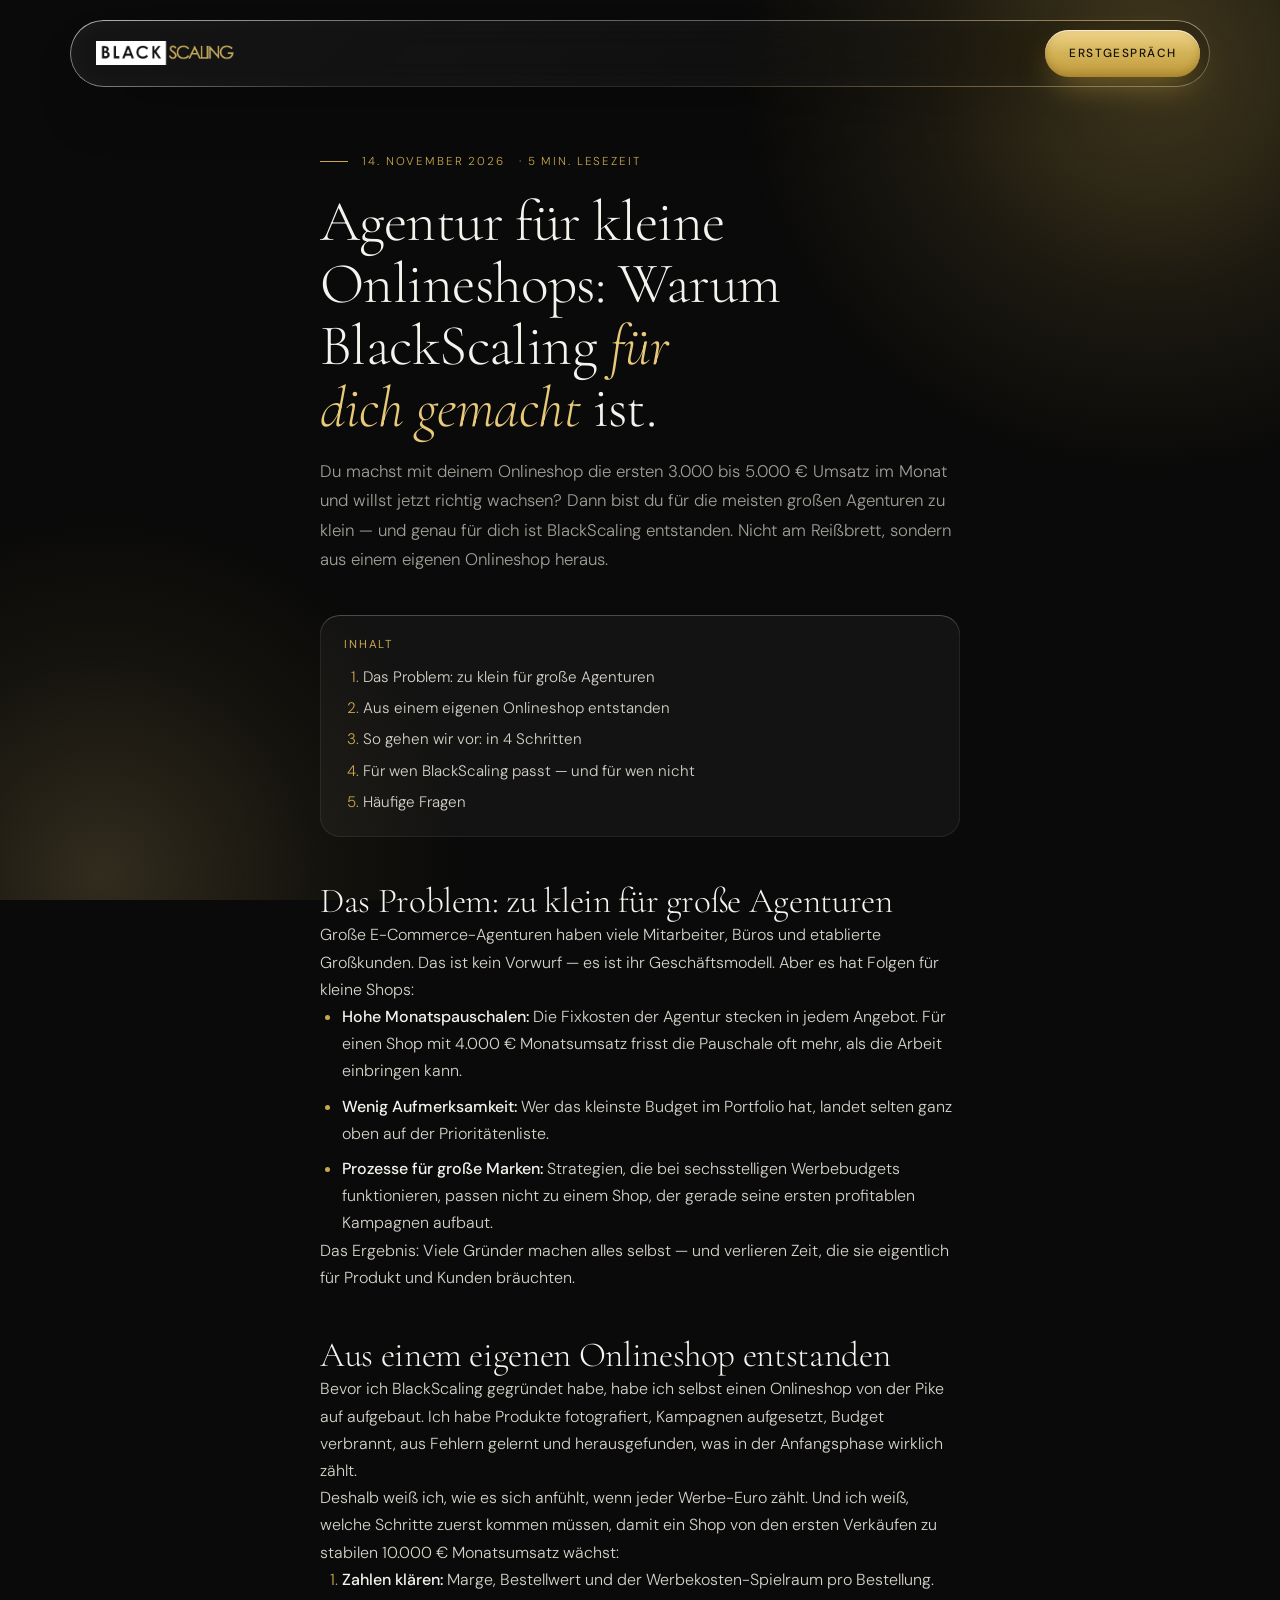
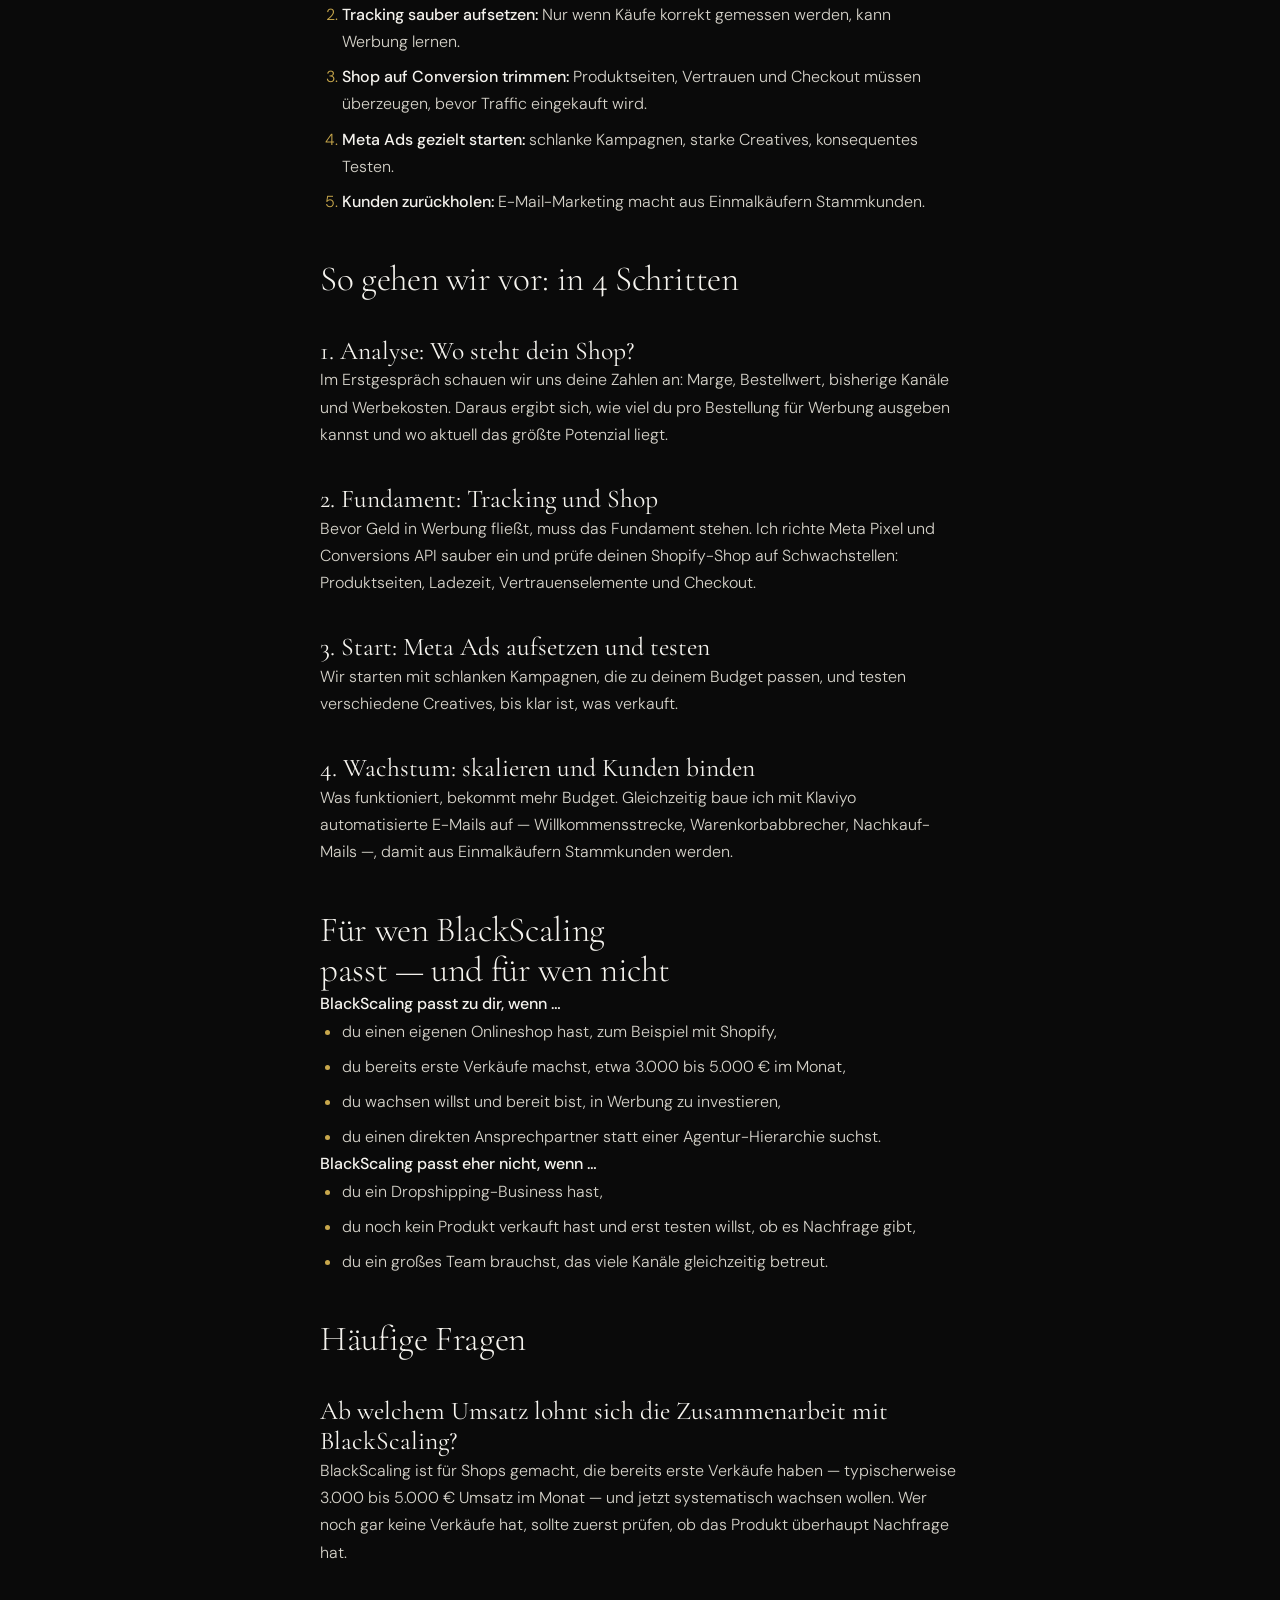
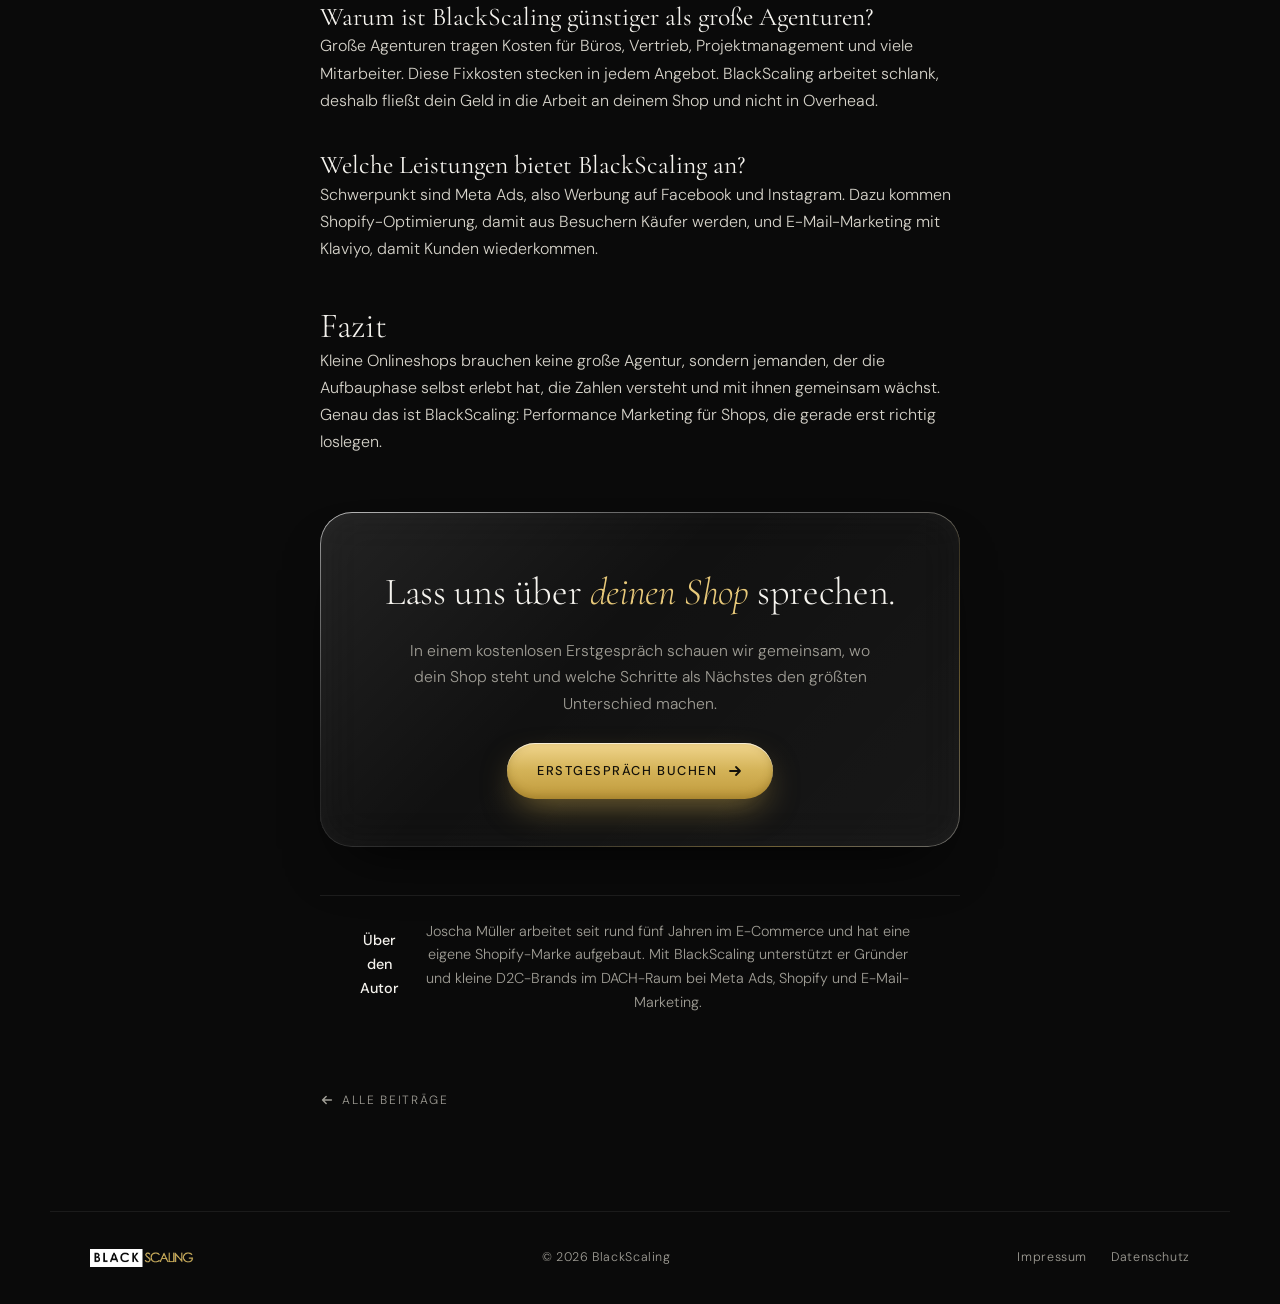
<file: blog/agentur-fuer-kleine-onlineshops.html>
<!DOCTYPE html>
<html lang="de">
<head>
<meta charset="UTF-8">
<meta name="viewport" content="width=device-width, initial-scale=1.0, viewport-fit=cover">
<title>Marketing-Agentur für kleine Onlineshops | BlackScaling</title>
<meta name="description" content="Zu klein für große Agenturen? BlackScaling hilft kleinen Onlineshops mit Meta Ads, Shopify und E-Mail-Marketing auf dem Weg zu den ersten 10.000 € Monatsumsatz.">
<link rel="canonical" href="https://blackscaling.com/blog/agentur-fuer-kleine-onlineshops">
<meta name="robots" content="index, follow, max-image-preview:large, max-snippet:-1">
<meta name="author" content="Joscha Müller">
<meta property="og:type" content="article">
<meta property="og:locale" content="de_DE">
<meta property="og:site_name" content="BlackScaling">
<meta property="og:title" content="Warum kleine Onlineshops bei großen Agenturen oft falsch sind">
<meta property="og:description" content="Aus einem eigenen Onlineshop entstanden: Warum BlackScaling für Shops mit 3.000–5.000 € Monatsumsatz gemacht ist.">
<meta property="og:url" content="https://blackscaling.com/blog/agentur-fuer-kleine-onlineshops">
<meta property="article:published_time" content="2026-11-14T09:00:00+01:00">
<meta property="article:modified_time" content="2026-11-14T09:00:00+01:00">
<meta property="article:author" content="Joscha Müller">
<meta property="article:section" content="E-Commerce">
<meta name="twitter:card" content="summary">
<meta name="theme-color" content="#0a0a0a">
<link rel="preconnect" href="https://fonts.googleapis.com">
<link rel="preconnect" href="https://fonts.gstatic.com" crossorigin>
<link href="https://fonts.googleapis.com/css2?family=Cormorant+Garamond:ital,wght@0,300;0,400;0,600;1,300;1,400&family=DM+Sans:wght@300;400;500&display=swap" rel="stylesheet">
<link rel="stylesheet" href="./blog.css">

<script type="application/ld+json">
{
  "@context": "https://schema.org",
  "@graph": [
    {
      "@type": "BlogPosting",
      "@id": "https://blackscaling.com/blog/agentur-fuer-kleine-onlineshops#article",
      "headline": "Warum BlackScaling die richtige Wahl für kleine Onlineshops ist",
      "description": "Zu klein für große Agenturen? BlackScaling hilft kleinen Onlineshops mit Meta Ads, Shopify und E-Mail-Marketing auf dem Weg zu den ersten 10.000 € Monatsumsatz.",
      "datePublished": "2026-11-14T09:00:00+01:00",
      "dateModified": "2026-11-14T09:00:00+01:00",
      "inLanguage": "de-DE",
      "mainEntityOfPage": "https://blackscaling.com/blog/agentur-fuer-kleine-onlineshops",
      "keywords": "Agentur für kleine Onlineshops, Performance Marketing, E-Commerce Agentur, Meta Ads, Shopify, Klaviyo",
      "author": { "@id": "https://blackscaling.com/#joscha" },
      "publisher": { "@id": "https://blackscaling.com/#organization" }
    },
    {
      "@type": "Person",
      "@id": "https://blackscaling.com/#joscha",
      "name": "Joscha Müller",
      "jobTitle": "Performance Marketing Manager",
      "url": "https://blackscaling.com/",
      "worksFor": { "@id": "https://blackscaling.com/#organization" }
    },
    {
      "@type": "Organization",
      "@id": "https://blackscaling.com/#organization",
      "name": "BlackScaling",
      "url": "https://blackscaling.com/",
      "logo": "https://blackscaling.com/Logo.png"
    },
    {
      "@type": "BreadcrumbList",
      "itemListElement": [
        { "@type": "ListItem", "position": 1, "name": "Start", "item": "https://blackscaling.com/" },
        { "@type": "ListItem", "position": 2, "name": "Blog", "item": "https://blackscaling.com/blog" },
        { "@type": "ListItem", "position": 3, "name": "Agentur für kleine Onlineshops" }
      ]
    },
    {
      "@type": "FAQPage",
      "mainEntity": [
        {
          "@type": "Question",
          "name": "Ab welchem Umsatz lohnt sich die Zusammenarbeit mit BlackScaling?",
          "acceptedAnswer": { "@type": "Answer", "text": "BlackScaling ist für Shops gemacht, die bereits erste Verkäufe haben – typischerweise 3.000 bis 5.000 € Umsatz im Monat – und jetzt systematisch wachsen wollen. Wer noch gar keine Verkäufe hat, sollte zuerst prüfen, ob das Produkt überhaupt Nachfrage hat." }
        },
        {
          "@type": "Question",
          "name": "Warum ist BlackScaling günstiger als große Agenturen?",
          "acceptedAnswer": { "@type": "Answer", "text": "Große Agenturen tragen Kosten für Büros, Vertrieb, Projektmanagement und viele Mitarbeiter. Diese Fixkosten stecken in jedem Angebot. BlackScaling arbeitet schlank, deshalb fließt dein Geld in die Arbeit an deinem Shop und nicht in Overhead." }
        },
        {
          "@type": "Question",
          "name": "Welche Leistungen bietet BlackScaling an?",
          "acceptedAnswer": { "@type": "Answer", "text": "Schwerpunkt sind Meta Ads, also Werbung auf Facebook und Instagram. Dazu kommen Shopify-Optimierung, damit aus Besuchern Käufer werden, und E-Mail-Marketing mit Klaviyo, damit Kunden wiederkommen." }
        }
      ]
    }
  ]
}
</script>
</head>
<body>

<div class="ambient" aria-hidden="true"><i class="a1"></i><i class="a2"></i></div>

<header class="nav glass">
  <a href="../index.html" class="logo" aria-label="BlackScaling — zur Startseite"><img src="../Logo.png" alt="BlackScaling"></a>
  <a href="../index.html#cta" class="btn btn-gold">Erstgespräch</a>
</header>

<main class="wrap">
  <article>
    <header class="post-header">
      <p class="meta"><time datetime="2026-11-14">14. November 2026</time> · 5 Min. Lesezeit</p>
      <h1 data-reveal>Agentur für kleine Onlineshops: Warum BlackScaling <em>für dich gemacht</em> ist.</h1>
      <p class="lead" data-reveal style="--d:120ms">Du machst mit deinem Onlineshop die ersten 3.000 bis 5.000&nbsp;€ Umsatz im Monat und willst jetzt richtig wachsen? Dann bist du für die meisten großen Agenturen zu klein&nbsp;— und genau für dich ist BlackScaling entstanden. Nicht am Reißbrett, sondern aus einem eigenen Onlineshop heraus.</p>
    </header>

    <div class="post-body">
      <nav class="toc" aria-label="Inhaltsverzeichnis">
        <strong>Inhalt</strong>
        <ol>
          <li><a href="#zu-klein">Das Problem: zu klein für große Agenturen</a></li>
          <li><a href="#entstehung">Aus einem eigenen Onlineshop entstanden</a></li>
          <li><a href="#vorgehen">So gehen wir vor: in 4 Schritten</a></li>
          <li><a href="#fuer-wen">Für wen BlackScaling passt — und für wen nicht</a></li>
          <li><a href="#faq">Häufige Fragen</a></li>
        </ol>
      </nav>

      <section id="zu-klein">
        <h2>Das Problem: zu klein für große Agenturen</h2>
        <p>Große E-Commerce-Agenturen haben viele Mitarbeiter, Büros und etablierte Großkunden. Das ist kein Vorwurf&nbsp;— es ist ihr Geschäftsmodell. Aber es hat Folgen für kleine Shops:</p>
        <ul>
          <li><strong>Hohe Monatspauschalen:</strong> Die Fixkosten der Agentur stecken in jedem Angebot. Für einen Shop mit 4.000&nbsp;€ Monatsumsatz frisst die Pauschale oft mehr, als die Arbeit einbringen kann.</li>
          <li><strong>Wenig Aufmerksamkeit:</strong> Wer das kleinste Budget im Portfolio hat, landet selten ganz oben auf der Prioritätenliste.</li>
          <li><strong>Prozesse für große Marken:</strong> Strategien, die bei sechsstelligen Werbebudgets funktionieren, passen nicht zu einem Shop, der gerade seine ersten profitablen Kampagnen aufbaut.</li>
        </ul>
        <p>Das Ergebnis: Viele Gründer machen alles selbst&nbsp;— und verlieren Zeit, die sie eigentlich für Produkt und Kunden bräuchten.</p>
      </section>

      <section id="entstehung">
        <h2>Aus einem eigenen Onlineshop entstanden</h2>
        <p>Bevor ich BlackScaling gegründet habe, habe ich selbst einen Onlineshop von der Pike auf aufgebaut. Ich habe Produkte fotografiert, Kampagnen aufgesetzt, Budget verbrannt, aus Fehlern gelernt und herausgefunden, was in der Anfangsphase wirklich zählt.</p>
        <p>Deshalb weiß ich, wie es sich anfühlt, wenn jeder Werbe-Euro zählt. Und ich weiß, welche Schritte zuerst kommen müssen, damit ein Shop von den ersten Verkäufen zu stabilen 10.000&nbsp;€ Monatsumsatz wächst:</p>
        <ol>
          <li><strong>Zahlen klären:</strong> Marge, Bestellwert und der Werbekosten-Spielraum pro Bestellung.</li>
          <li><strong>Tracking sauber aufsetzen:</strong> Nur wenn Käufe korrekt gemessen werden, kann Werbung lernen.</li>
          <li><strong>Shop auf Conversion trimmen:</strong> Produktseiten, Vertrauen und Checkout müssen überzeugen, bevor Traffic eingekauft wird.</li>
          <li><strong>Meta Ads gezielt starten:</strong> schlanke Kampagnen, starke Creatives, konsequentes Testen.</li>
          <li><strong>Kunden zurückholen:</strong> E-Mail-Marketing macht aus Einmalkäufern Stammkunden.</li>
        </ol>
      </section>

      <section id="vorgehen">
        <h2>So gehen wir vor: in 4 Schritten</h2>

        <h3>1. Analyse: Wo steht dein Shop?</h3>
        <p>Im Erstgespräch schauen wir uns deine Zahlen an: Marge, Bestellwert, bisherige Kanäle und Werbekosten. Daraus ergibt sich, wie viel du pro Bestellung für Werbung ausgeben kannst und wo aktuell das größte Potenzial liegt.</p>

        <h3>2. Fundament: Tracking und Shop</h3>
        <p>Bevor Geld in Werbung fließt, muss das Fundament stehen. Ich richte Meta Pixel und Conversions API sauber ein und prüfe deinen Shopify-Shop auf Schwachstellen: Produktseiten, Ladezeit, Vertrauenselemente und Checkout.</p>

        <h3>3. Start: Meta Ads aufsetzen und testen</h3>
        <p>Wir starten mit schlanken Kampagnen, die zu deinem Budget passen, und testen verschiedene Creatives, bis klar ist, was verkauft.</p>

        <h3>4. Wachstum: skalieren und Kunden binden</h3>
        <p>Was funktioniert, bekommt mehr Budget. Gleichzeitig baue ich mit Klaviyo automatisierte E-Mails auf&nbsp;— Willkommensstrecke, Warenkorbabbrecher, Nachkauf-Mails&nbsp;—, damit aus Einmalkäufern Stammkunden werden.</p>
      </section>

      <section id="fuer-wen">
        <h2>Für wen BlackScaling passt — und für wen nicht</h2>
        <p><strong>BlackScaling passt zu dir, wenn …</strong></p>
        <ul>
          <li>du einen eigenen Onlineshop hast, zum Beispiel mit Shopify,</li>
          <li>du bereits erste Verkäufe machst, etwa 3.000 bis 5.000&nbsp;€ im Monat,</li>
          <li>du wachsen willst und bereit bist, in Werbung zu investieren,</li>
          <li>du einen direkten Ansprechpartner statt einer Agentur-Hierarchie suchst.</li>
        </ul>
        <p><strong>BlackScaling passt eher nicht, wenn …</strong></p>
        <ul>
          <li>du ein Dropshipping-Business hast,</li>
          <li>du noch kein Produkt verkauft hast und erst testen willst, ob es Nachfrage gibt,</li>
          <li>du ein großes Team brauchst, das viele Kanäle gleichzeitig betreut.</li>
        </ul>
      </section>

      <section id="faq">
        <h2>Häufige Fragen</h2>

        <h3>Ab welchem Umsatz lohnt sich die Zusammenarbeit mit BlackScaling?</h3>
        <p>BlackScaling ist für Shops gemacht, die bereits erste Verkäufe haben&nbsp;— typischerweise 3.000 bis 5.000&nbsp;€ Umsatz im Monat&nbsp;— und jetzt systematisch wachsen wollen. Wer noch gar keine Verkäufe hat, sollte zuerst prüfen, ob das Produkt überhaupt Nachfrage hat.</p>

        <h3>Warum ist BlackScaling günstiger als große Agenturen?</h3>
        <p>Große Agenturen tragen Kosten für Büros, Vertrieb, Projektmanagement und viele Mitarbeiter. Diese Fixkosten stecken in jedem Angebot. BlackScaling arbeitet schlank, deshalb fließt dein Geld in die Arbeit an deinem Shop und nicht in Overhead.</p>

        <h3>Welche Leistungen bietet BlackScaling an?</h3>
        <p>Schwerpunkt sind Meta Ads, also Werbung auf Facebook und Instagram. Dazu kommen Shopify-Optimierung, damit aus Besuchern Käufer werden, und E-Mail-Marketing mit Klaviyo, damit Kunden wiederkommen.</p>
      </section>

      <section id="fazit">
        <h2>Fazit</h2>
        <p>Kleine Onlineshops brauchen keine große Agentur, sondern jemanden, der die Aufbauphase selbst erlebt hat, die Zahlen versteht und mit ihnen gemeinsam wächst. Genau das ist BlackScaling: Performance Marketing für Shops, die gerade erst richtig loslegen.</p>
      </section>
    </div>

    <div class="post-cta glass">
      <h2>Lass uns über <em>deinen Shop</em> sprechen.</h2>
      <p>In einem kostenlosen Erstgespräch schauen wir gemeinsam, wo dein Shop steht und welche Schritte als Nächstes den größten Unterschied machen.</p>
      <a href="../index.html#cta" class="btn btn-gold">Erstgespräch buchen
        <svg viewBox="0 0 16 16" fill="none" stroke="currentColor" stroke-width="1.8" stroke-linecap="round" stroke-linejoin="round"><path d="M3 8h10M9 4l4 4-4 4"/></svg>
      </a>
    </div>

    <footer class="author">
      <strong>Über den Autor</strong>
      Joscha Müller arbeitet seit rund fünf Jahren im E-Commerce und hat eine eigene Shopify-Marke aufgebaut. Mit BlackScaling unterstützt er Gründer und kleine D2C-Brands im DACH-Raum bei Meta Ads, Shopify und E-Mail-Marketing.
    </footer>

    <a class="back-link" href="./index.html">
      <svg viewBox="0 0 16 16" width="14" height="14" fill="none" stroke="currentColor" stroke-width="1.8" stroke-linecap="round" stroke-linejoin="round"><path d="M13 8H3M7 4L3 8l4 4"/></svg>
      Alle Beiträge
    </a>
  </article>
</main>

<footer>
  <a href="../index.html" aria-label="BlackScaling — zur Startseite"><img src="../Logo.png" alt="BlackScaling"></a>
  <p>© 2026 BlackScaling</p>
  <div class="footer-links">
    <a href="../impressum.html">Impressum</a>
    <a href="../datenschutz.html">Datenschutz</a>
  </div>
</footer>

<script>
(function () {
  document.documentElement.classList.add('js');
  var reduce = window.matchMedia('(prefers-reduced-motion: reduce)').matches;
  var els = document.querySelectorAll('[data-reveal]');
  if ('IntersectionObserver' in window && !reduce) {
    var io = new IntersectionObserver(function (entries) {
      entries.forEach(function (e) {
        if (e.isIntersecting) { e.target.classList.add('in'); io.unobserve(e.target); }
      });
    }, { threshold: 0.15, rootMargin: '0px 0px -6% 0px' });
    els.forEach(function (el) { io.observe(el); });
  } else {
    els.forEach(function (el) { el.classList.add('in'); });
  }
})();
</script>

</body>
</html>
</file>
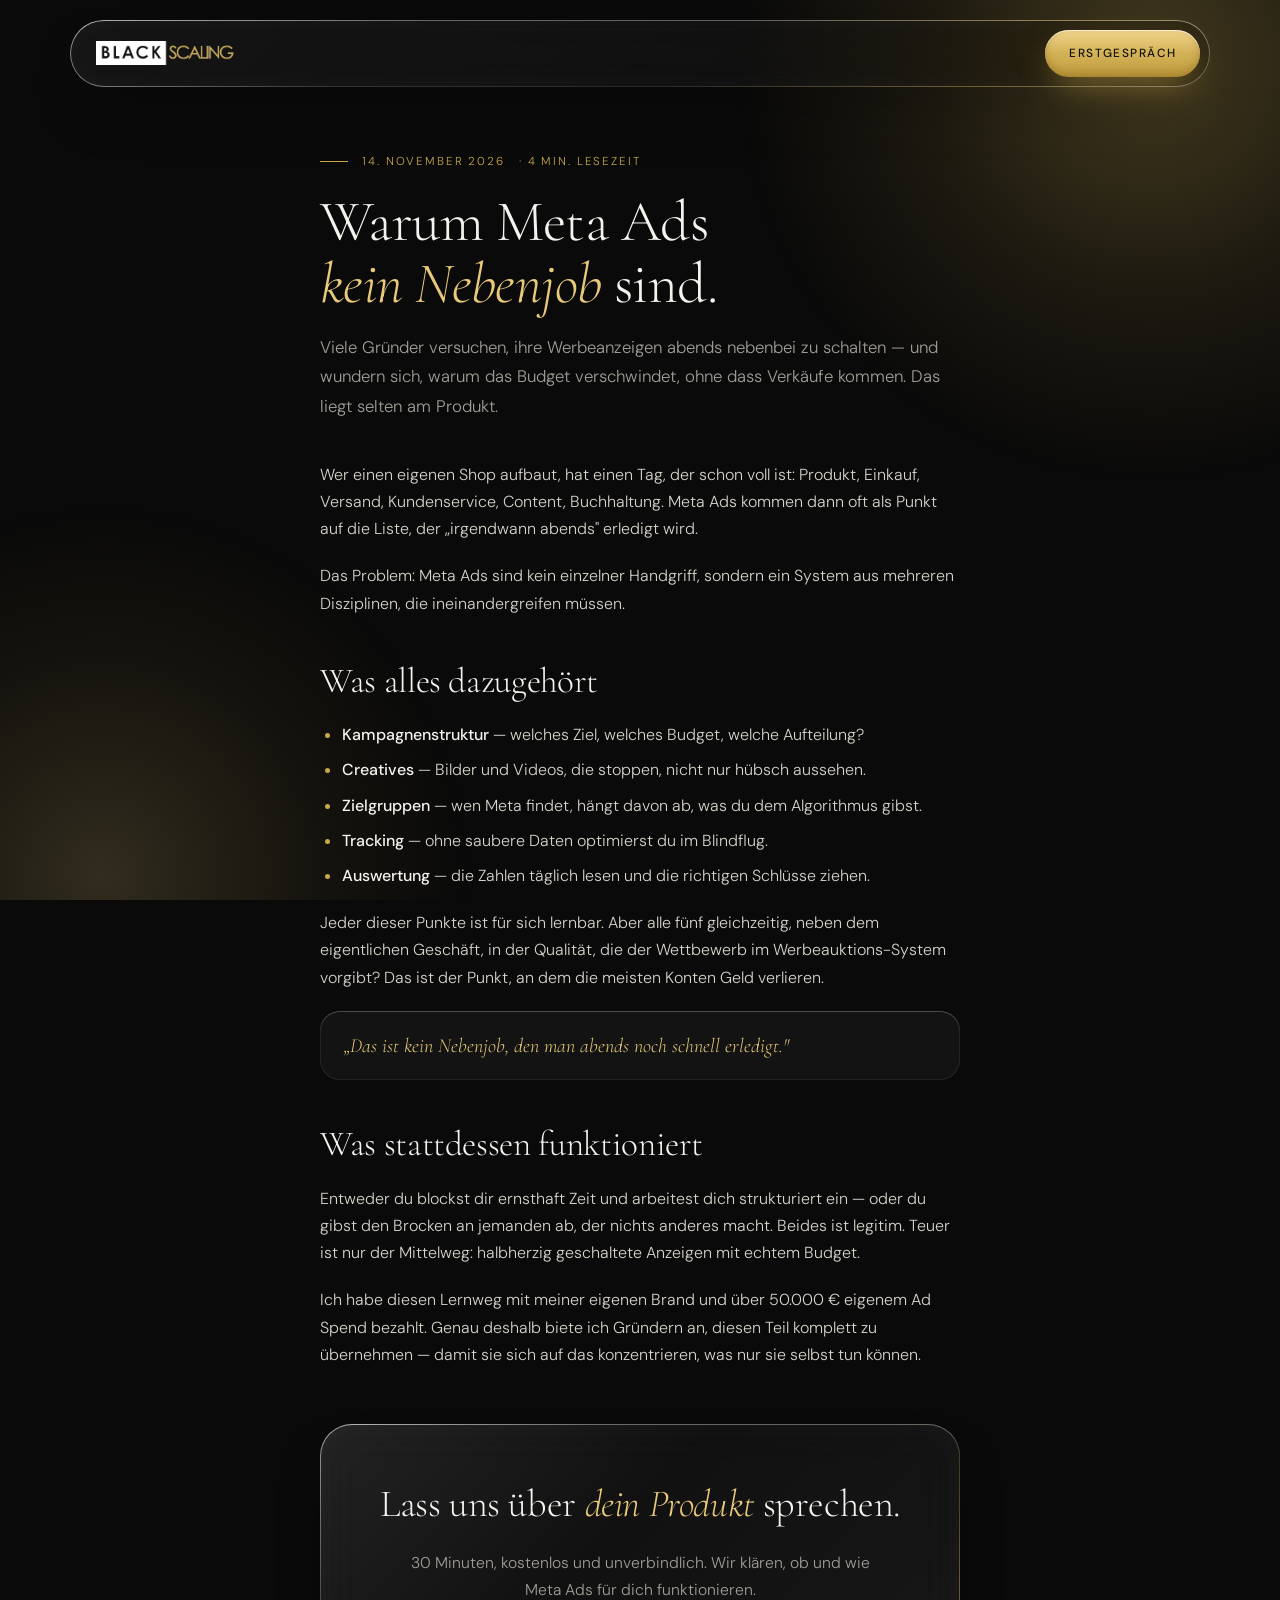
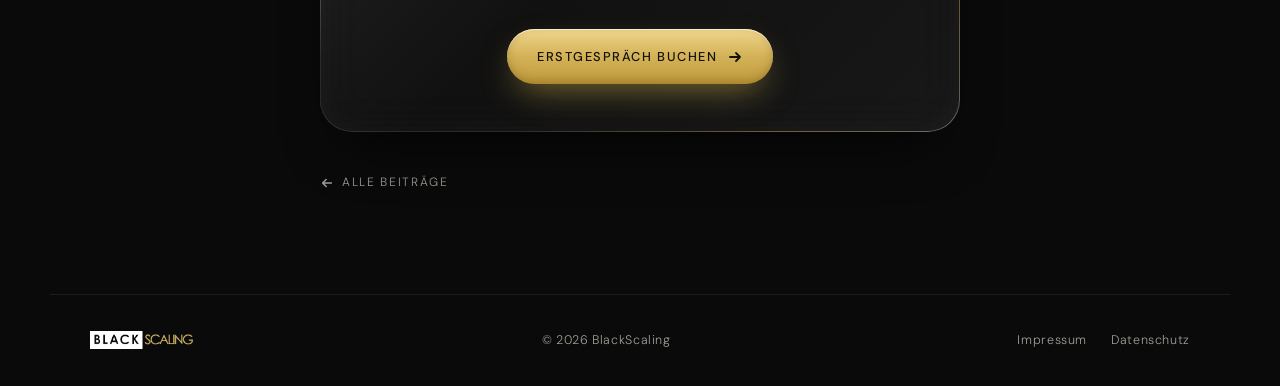
<file: blog/meta-ads-kein-nebenjob.html>
<!DOCTYPE html>
<html lang="de">
<head>
<meta charset="UTF-8">
<meta name="viewport" content="width=device-width, initial-scale=1.0, viewport-fit=cover">
<title>Warum Meta Ads kein Nebenjob sind — BlackScaling Blog</title>
<meta name="description" content="Viele Gründer schalten ihre Meta Ads abends nebenbei — und verbrennen Budget. Woran das liegt und was stattdessen funktioniert.">
<meta property="og:title" content="Warum Meta Ads kein Nebenjob sind">
<meta property="og:description" content="Viele Gründer schalten ihre Meta Ads abends nebenbei — und verbrennen Budget. Woran das liegt und was stattdessen funktioniert.">
<meta property="og:type" content="article">
<meta name="theme-color" content="#0a0a0a">
<link rel="preconnect" href="https://fonts.googleapis.com">
<link rel="preconnect" href="https://fonts.gstatic.com" crossorigin>
<link href="https://fonts.googleapis.com/css2?family=Cormorant+Garamond:ital,wght@0,300;0,400;0,600;1,300;1,400&family=DM+Sans:wght@300;400;500&display=swap" rel="stylesheet">
<link rel="stylesheet" href="./blog.css">
</head>
<body>

<div class="ambient" aria-hidden="true"><i class="a1"></i><i class="a2"></i></div>

<header class="nav glass">
  <a href="../index.html" class="logo" aria-label="BlackScaling — zur Startseite"><img src="../Logo.png" alt="BlackScaling"></a>
  <a href="../index.html#cta" class="btn btn-gold">Erstgespräch</a>
</header>

<main class="wrap">
  <article>
    <header class="post-header">
      <p class="meta"><time datetime="2026-11-14">14. November 2026</time> · 4 Min. Lesezeit</p>
      <h1 data-reveal>Warum Meta Ads <em>kein Nebenjob</em> sind.</h1>
      <p class="lead" data-reveal style="--d:120ms">Viele Gründer versuchen, ihre Werbeanzeigen abends nebenbei zu schalten&nbsp;— und wundern sich, warum das Budget verschwindet, ohne dass Verkäufe kommen. Das liegt selten am Produkt.</p>
    </header>

    <div class="post-body">
      <p>Wer einen eigenen Shop aufbaut, hat einen Tag, der schon voll ist: Produkt, Einkauf, Versand, Kundenservice, Content, Buchhaltung. Meta Ads kommen dann oft als Punkt auf die Liste, der „irgendwann abends" erledigt wird.</p>

      <p>Das Problem: Meta Ads sind kein einzelner Handgriff, sondern ein System aus mehreren Disziplinen, die ineinandergreifen müssen.</p>

      <h2>Was alles dazugehört</h2>
      <ul>
        <li><strong>Kampagnenstruktur</strong> — welches Ziel, welches Budget, welche Aufteilung?</li>
        <li><strong>Creatives</strong> — Bilder und Videos, die stoppen, nicht nur hübsch aussehen.</li>
        <li><strong>Zielgruppen</strong> — wen Meta findet, hängt davon ab, was du dem Algorithmus gibst.</li>
        <li><strong>Tracking</strong> — ohne saubere Daten optimierst du im Blindflug.</li>
        <li><strong>Auswertung</strong> — die Zahlen täglich lesen und die richtigen Schlüsse ziehen.</li>
      </ul>

      <p>Jeder dieser Punkte ist für sich lernbar. Aber alle fünf gleichzeitig, neben dem eigentlichen Geschäft, in der Qualität, die der Wettbewerb im Werbeauktions-System vorgibt? Das ist der Punkt, an dem die meisten Konten Geld verlieren.</p>

      <blockquote>„Das ist kein Nebenjob, den man abends noch schnell erledigt."</blockquote>

      <h2>Was stattdessen funktioniert</h2>
      <p>Entweder du blockst dir ernsthaft Zeit und arbeitest dich strukturiert ein&nbsp;— oder du gibst den Brocken an jemanden ab, der nichts anderes macht. Beides ist legitim. Teuer ist nur der Mittelweg: halbherzig geschaltete Anzeigen mit echtem Budget.</p>

      <p>Ich habe diesen Lernweg mit meiner eigenen Brand und über 50.000&nbsp;€ eigenem Ad Spend bezahlt. Genau deshalb biete ich Gründern an, diesen Teil komplett zu übernehmen&nbsp;— damit sie sich auf das konzentrieren, was nur sie selbst tun können.</p>
    </div>

    <div class="post-cta glass">
      <h2>Lass uns über <em>dein Produkt</em> sprechen.</h2>
      <p>30 Minuten, kostenlos und unverbindlich. Wir klären, ob und wie Meta Ads für dich funktionieren.</p>
      <a href="../index.html#cta" class="btn btn-gold">Erstgespräch buchen
        <svg viewBox="0 0 16 16" fill="none" stroke="currentColor" stroke-width="1.8" stroke-linecap="round" stroke-linejoin="round"><path d="M3 8h10M9 4l4 4-4 4"/></svg>
      </a>
    </div>

    <a class="back-link" href="./index.html">
      <svg viewBox="0 0 16 16" width="14" height="14" fill="none" stroke="currentColor" stroke-width="1.8" stroke-linecap="round" stroke-linejoin="round"><path d="M13 8H3M7 4L3 8l4 4"/></svg>
      Alle Beiträge
    </a>
  </article>
</main>

<footer>
  <a href="../index.html" aria-label="BlackScaling — zur Startseite"><img src="../Logo.png" alt="BlackScaling"></a>
  <p>© 2026 BlackScaling</p>
  <div class="footer-links">
    <a href="../impressum.html">Impressum</a>
    <a href="../datenschutz.html">Datenschutz</a>
  </div>
</footer>

<script>
(function () {
  document.documentElement.classList.add('js');
  var reduce = window.matchMedia('(prefers-reduced-motion: reduce)').matches;
  var els = document.querySelectorAll('[data-reveal]');
  if ('IntersectionObserver' in window && !reduce) {
    var io = new IntersectionObserver(function (entries) {
      entries.forEach(function (e) {
        if (e.isIntersecting) { e.target.classList.add('in'); io.unobserve(e.target); }
      });
    }, { threshold: 0.15, rootMargin: '0px 0px -6% 0px' });
    els.forEach(function (el) { io.observe(el); });
  } else {
    els.forEach(function (el) { el.classList.add('in'); });
  }
})();
</script>

</body>
</html>
</file>
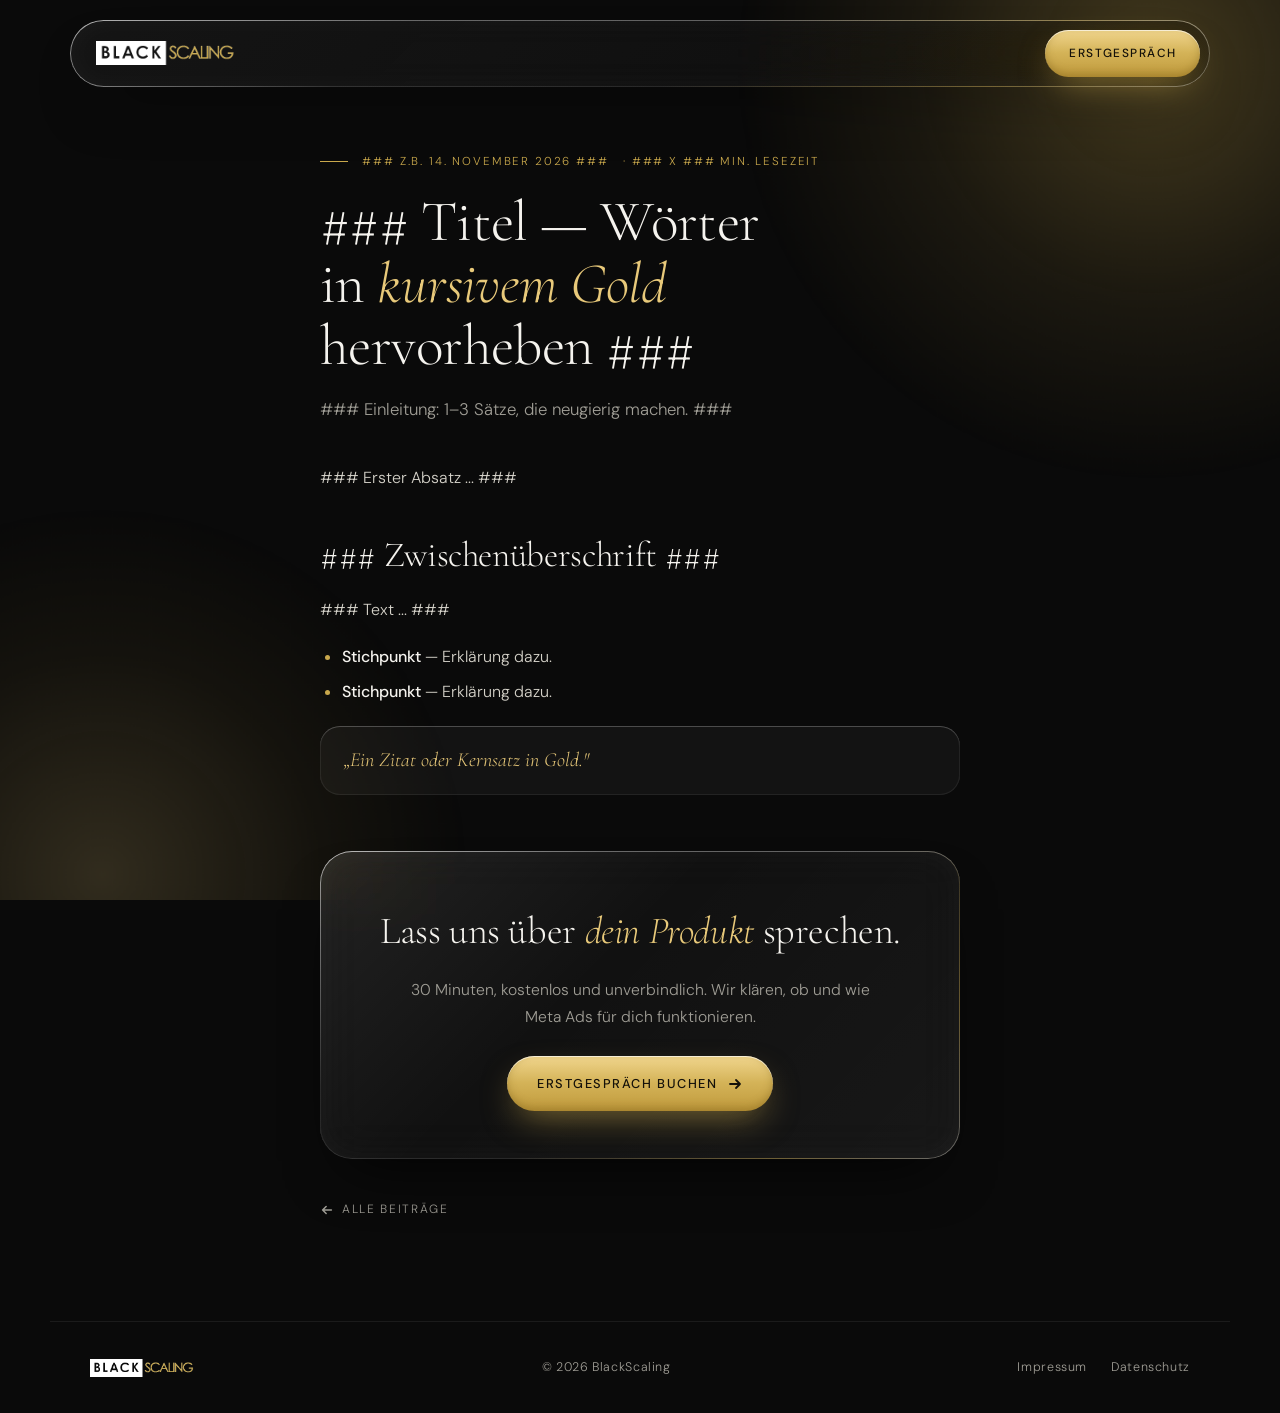
<file: blog/VORLAGE.html>
<!DOCTYPE html>
<!-- ============================================================
  VORLAGE FÜR EINEN NEUEN BLOGBEITRAG
  So veröffentlichst du einen Beitrag:
  1. Diese Datei kopieren und umbenennen, z.B. mein-neuer-beitrag.html
     (nur Kleinbuchstaben, Bindestriche statt Leerzeichen, keine Umlaute)
  2. Alle Stellen mit ### ... ### ersetzen
  3. In blog/index.html einen Karten-Block für den Beitrag ergänzen
     (Kommentar "NEUER BEITRAG" dort markiert die Stelle, neueste zuerst)
  4. Committen & pushen — fertig.
  Diese Vorlage selbst wird nicht mit veröffentlicht (.vercelignore).
============================================================ -->
<html lang="de">
<head>
<meta charset="UTF-8">
<meta name="viewport" content="width=device-width, initial-scale=1.0, viewport-fit=cover">
<title>### TITEL DES BEITRAGS ### — BlackScaling Blog</title>
<meta name="description" content="### KURZBESCHREIBUNG FÜR GOOGLE, 1–2 SÄTZE ###">
<meta property="og:title" content="### TITEL DES BEITRAGS ###">
<meta property="og:description" content="### KURZBESCHREIBUNG ###">
<meta property="og:type" content="article">
<meta name="theme-color" content="#0a0a0a">
<link rel="preconnect" href="https://fonts.googleapis.com">
<link rel="preconnect" href="https://fonts.gstatic.com" crossorigin>
<link href="https://fonts.googleapis.com/css2?family=Cormorant+Garamond:ital,wght@0,300;0,400;0,600;1,300;1,400&family=DM+Sans:wght@300;400;500&display=swap" rel="stylesheet">
<link rel="stylesheet" href="./blog.css">
</head>
<body>

<div class="ambient" aria-hidden="true"><i class="a1"></i><i class="a2"></i></div>

<header class="nav glass">
  <a href="../index.html" class="logo" aria-label="BlackScaling — zur Startseite"><img src="../Logo.png" alt="BlackScaling"></a>
  <a href="../index.html#cta" class="btn btn-gold">Erstgespräch</a>
</header>

<main class="wrap">
  <article>
    <header class="post-header">
      <p class="meta"><time datetime="### JJJJ-MM-TT ###">### z.B. 14. November 2026 ###</time> · ### X ### Min. Lesezeit</p>
      <h1 data-reveal>### Titel — Wörter in <em>kursivem Gold</em> hervorheben ###</h1>
      <p class="lead" data-reveal style="--d:120ms">### Einleitung: 1–3 Sätze, die neugierig machen. ###</p>
    </header>

    <div class="post-body">
      <p>### Erster Absatz ... ###</p>

      <h2>### Zwischenüberschrift ###</h2>
      <p>### Text ... ###</p>

      <!-- Optionale Bausteine — nicht Benötigtes löschen: -->
      <ul>
        <li><strong>Stichpunkt</strong> — Erklärung dazu.</li>
        <li><strong>Stichpunkt</strong> — Erklärung dazu.</li>
      </ul>

      <blockquote>„Ein Zitat oder Kernsatz in Gold."</blockquote>
    </div>

    <div class="post-cta glass">
      <h2>Lass uns über <em>dein Produkt</em> sprechen.</h2>
      <p>30 Minuten, kostenlos und unverbindlich. Wir klären, ob und wie Meta Ads für dich funktionieren.</p>
      <a href="../index.html#cta" class="btn btn-gold">Erstgespräch buchen
        <svg viewBox="0 0 16 16" fill="none" stroke="currentColor" stroke-width="1.8" stroke-linecap="round" stroke-linejoin="round"><path d="M3 8h10M9 4l4 4-4 4"/></svg>
      </a>
    </div>

    <a class="back-link" href="./index.html">
      <svg viewBox="0 0 16 16" width="14" height="14" fill="none" stroke="currentColor" stroke-width="1.8" stroke-linecap="round" stroke-linejoin="round"><path d="M13 8H3M7 4L3 8l4 4"/></svg>
      Alle Beiträge
    </a>
  </article>
</main>

<footer>
  <a href="../index.html" aria-label="BlackScaling — zur Startseite"><img src="../Logo.png" alt="BlackScaling"></a>
  <p>© 2026 BlackScaling</p>
  <div class="footer-links">
    <a href="../impressum.html">Impressum</a>
    <a href="../datenschutz.html">Datenschutz</a>
  </div>
</footer>

<script>
(function () {
  document.documentElement.classList.add('js');
  var reduce = window.matchMedia('(prefers-reduced-motion: reduce)').matches;
  var els = document.querySelectorAll('[data-reveal]');
  if ('IntersectionObserver' in window && !reduce) {
    var io = new IntersectionObserver(function (entries) {
      entries.forEach(function (e) {
        if (e.isIntersecting) { e.target.classList.add('in'); io.unobserve(e.target); }
      });
    }, { threshold: 0.15, rootMargin: '0px 0px -6% 0px' });
    els.forEach(function (el) { io.observe(el); });
  } else {
    els.forEach(function (el) { el.classList.add('in'); });
  }
})();
</script>

</body>
</html>
</file>
<file: blog/blog.css>
/* ============================================================
   BlackScaling Blog — gemeinsames Stylesheet
   Abgeleitet vom Design der Startseite (Liquid Glass, Gold, Serif)
   ============================================================ */

*, *::before, *::after { box-sizing: border-box; margin: 0; padding: 0; }

:root {
  --black: #0a0a0a;
  --gold: #c9a84c;
  --gold-light: #e8c97a;
  --white: #f5f3ee;
  --muted: #a09e96;
  --green: #4ade80;
  --glass-line: rgba(255,255,255,0.12);
  --radius: 28px;
  --pad: 1.25rem;
  --serif: 'Cormorant Garamond', Georgia, serif;
  --sans: 'DM Sans', system-ui, -apple-system, sans-serif;
}

html { scroll-behavior: smooth; -webkit-text-size-adjust: 100%; }

body {
  background: var(--black);
  color: var(--white);
  font-family: var(--sans);
  font-weight: 300;
  font-size: 1rem;
  line-height: 1.7;
  overflow-x: hidden;
  -webkit-font-smoothing: antialiased;
}
@supports (overflow: clip) { body { overflow-x: clip; } }

img { max-width: 100%; display: block; }
a { color: inherit; }
:focus-visible { outline: 2px solid var(--gold-light); outline-offset: 3px; }

/* ---------- AMBIENT LIGHT ---------- */
.ambient { position: fixed; inset: 0; z-index: 0; overflow: hidden; pointer-events: none; }
.ambient i { position: absolute; border-radius: 50%; will-change: transform; }
.ambient .a1 {
  width: 70vmax; height: 70vmax; top: -30vmax; right: -25vmax;
  background: radial-gradient(circle, rgba(201,168,76,0.30) 0%, rgba(201,168,76,0.09) 38%, transparent 66%);
  animation: drift1 26s ease-in-out infinite alternate;
}
.ambient .a2 {
  width: 60vmax; height: 60vmax; bottom: -28vmax; left: -22vmax;
  background: radial-gradient(circle, rgba(232,201,122,0.18) 0%, rgba(201,168,76,0.06) 40%, transparent 68%);
  animation: drift2 32s ease-in-out infinite alternate;
}
@keyframes drift1 { to { transform: translate(-14vmax, 16vmax) scale(1.12); } }
@keyframes drift2 { to { transform: translate(16vmax, -12vmax) scale(1.18); } }

main, footer { position: relative; z-index: 1; }

/* ---------- LIQUID GLASS ---------- */
.glass {
  position: relative;
  isolation: isolate;
  border-radius: var(--radius);
  background: linear-gradient(135deg, rgba(255,255,255,0.10) 0%, rgba(255,255,255,0.03) 42%, rgba(255,255,255,0.06) 100%);
  -webkit-backdrop-filter: blur(22px) saturate(170%);
  backdrop-filter: blur(22px) saturate(170%);
  box-shadow:
    inset 0 1px 0 rgba(255,255,255,0.30),
    inset 0 -1px 0 rgba(255,255,255,0.06),
    inset 0 0 28px rgba(255,255,255,0.035),
    0 30px 60px -28px rgba(0,0,0,0.85);
}
.glass::after {
  content: '';
  position: absolute; inset: 0;
  border-radius: inherit;
  padding: 1px;
  background: linear-gradient(140deg,
    rgba(255,255,255,0.55) 0%, rgba(255,255,255,0.08) 28%,
    rgba(255,255,255,0.04) 55%, rgba(201,168,76,0.45) 82%, rgba(255,255,255,0.30) 100%);
  -webkit-mask: linear-gradient(#000 0 0) content-box, linear-gradient(#000 0 0);
  -webkit-mask-composite: xor;
          mask: linear-gradient(#000 0 0) content-box exclude, linear-gradient(#000 0 0);
  pointer-events: none;
  z-index: 2;
}

/* ---------- TYPO ---------- */
.eyebrow {
  font-size: 0.72rem; letter-spacing: 0.2em; text-transform: uppercase;
  color: var(--gold); font-weight: 400;
  display: flex; align-items: center; gap: 0.9rem; margin-bottom: 1.4rem;
}
.eyebrow::before { content: ''; width: 28px; height: 1px; background: var(--gold); flex-shrink: 0; }

h1, h2 { font-family: var(--serif); font-weight: 300; letter-spacing: -0.01em; text-wrap: balance; }
h1 em, h2 em { font-style: italic; color: var(--gold-light); }

.lead { color: var(--muted); font-size: 1.05rem; line-height: 1.75; max-width: 34rem; }
.lead strong { color: var(--white); font-weight: 400; }

/* ---------- BUTTONS ---------- */
.btn {
  display: inline-flex; align-items: center; justify-content: center; gap: 0.6rem;
  font-family: var(--sans); font-size: 0.8rem; font-weight: 500;
  letter-spacing: 0.12em; text-transform: uppercase; text-decoration: none;
  padding: 1.05rem 1.9rem; border-radius: 999px; border: 0; cursor: pointer;
  transition: transform 0.25s cubic-bezier(.2,.8,.2,1), box-shadow 0.25s, filter 0.25s;
  -webkit-tap-highlight-color: transparent;
}
.btn svg { width: 16px; height: 16px; transition: transform 0.25s; }
.btn:hover svg { transform: translateX(3px); }
.btn:active { transform: scale(0.97); }
.btn-gold {
  color: #14110a;
  background: linear-gradient(180deg, #f1d68e 0%, #d4b358 48%, #c09a3c 100%);
  box-shadow:
    inset 0 1px 0 rgba(255,255,255,0.65),
    inset 0 -3px 8px rgba(110,80,15,0.35),
    0 14px 34px -10px rgba(201,168,76,0.6);
}
.btn-gold:hover { transform: translateY(-2px); filter: brightness(1.06); }

/* ---------- NAV ---------- */
.nav {
  position: fixed; z-index: 50;
  top: max(0.75rem, env(safe-area-inset-top)); left: 0.75rem; right: 0.75rem;
  max-width: 1140px; margin: 0 auto;
  display: flex; align-items: center; justify-content: space-between;
  padding: 0.55rem 0.55rem 0.55rem 1.15rem;
  border-radius: 999px;
  background: linear-gradient(135deg, rgba(30,30,30,0.55), rgba(18,18,18,0.40));
}
.nav .logo img { height: 20px; width: auto; }
.nav .btn { padding: 0.72rem 1.15rem; font-size: 0.7rem; }

/* ---------- LAYOUT ---------- */
.wrap { max-width: 720px; margin: 0 auto; padding: 7.5rem var(--pad) 3.75rem; }

/* ---------- BLOG-ÜBERSICHT ---------- */
.blog-head { margin-bottom: 2.5rem; }
.blog-head h1 { font-size: clamp(2.4rem, 9vw, 4rem); line-height: 1.05; margin-bottom: 1rem; }

.post-list { display: grid; gap: 1.25rem; list-style: none; }
.post-card { display: block; text-decoration: none; padding: 1.6rem 1.5rem; transition: transform 0.25s cubic-bezier(.2,.8,.2,1); }
.post-card:hover { transform: translateY(-3px); }
.post-card .meta { font-size: 0.72rem; letter-spacing: 0.16em; text-transform: uppercase; color: var(--gold); margin-bottom: 0.6rem; }
.post-card h2 { font-size: clamp(1.5rem, 5.5vw, 2rem); line-height: 1.15; margin-bottom: 0.55rem; }
.post-card p { color: var(--muted); font-size: 0.95rem; line-height: 1.65; }
.post-card .more { margin-top: 0.9rem; font-size: 0.75rem; letter-spacing: 0.14em; text-transform: uppercase; color: var(--gold-light); display: inline-flex; align-items: center; gap: 0.45rem; }

/* ---------- ARTIKEL ---------- */
.post-header { margin-bottom: 2.5rem; }
.post-header .meta { font-size: 0.72rem; letter-spacing: 0.16em; text-transform: uppercase; color: var(--gold); display: flex; align-items: center; gap: 0.9rem; margin-bottom: 1.2rem; }
.post-header .meta::before { content: ''; width: 28px; height: 1px; background: var(--gold); flex-shrink: 0; }
.post-header h1 { font-size: clamp(2.2rem, 8.5vw, 3.6rem); line-height: 1.08; margin-bottom: 1.1rem; }
.post-header .lead { max-width: none; }

.post-body > * + * { margin-top: 1.25rem; }
.post-body h2 { font-size: clamp(1.6rem, 6vw, 2.2rem); line-height: 1.15; margin-top: 2.75rem; }
.post-body h3 { font-family: var(--serif); font-weight: 400; font-size: clamp(1.3rem, 5vw, 1.6rem); line-height: 1.2; margin-top: 2.25rem; }
.post-body p { color: #d6d3ca; }
.post-body strong { color: var(--white); font-weight: 500; }
.post-body a { color: var(--gold-light); text-decoration: underline; text-underline-offset: 3px; text-decoration-color: rgba(232,201,122,0.45); }
.post-body a:hover { text-decoration-color: var(--gold-light); }
.post-body ul, .post-body ol { padding-left: 1.4rem; color: #d6d3ca; display: grid; gap: 0.5rem; }
.post-body li::marker { color: var(--gold); }
.post-body blockquote {
  padding: 1.3rem 1.5rem; border-radius: 20px;
  background: rgba(255,255,255,0.04);
  box-shadow: inset 0 1px 0 rgba(255,255,255,0.18), inset 0 0 0 1px rgba(255,255,255,0.07);
  font-family: var(--serif); font-style: italic; font-size: 1.25rem; line-height: 1.4; color: var(--gold-light);
}
.post-body img { border-radius: 20px; }
.post-body [id] { scroll-margin-top: 5.5rem; }

/* Inhaltsverzeichnis */
.toc {
  padding: 1.3rem 1.5rem; border-radius: 20px;
  background: rgba(255,255,255,0.04);
  box-shadow: inset 0 1px 0 rgba(255,255,255,0.18), inset 0 0 0 1px rgba(255,255,255,0.07);
}
.toc strong { display: block; font-size: 0.72rem; letter-spacing: 0.16em; text-transform: uppercase; color: var(--gold); font-weight: 400; margin-bottom: 0.6rem; }
.toc ol { padding-left: 1.2rem; display: grid; gap: 0.35rem; color: #d6d3ca; font-size: 0.95rem; }
.toc a { color: #d6d3ca; text-decoration: none; }
.toc a:hover { color: var(--gold-light); }

/* Autor-Box */
.author { margin-top: 3rem; padding-top: 1.5rem; border-top: 1px solid rgba(255,255,255,0.08); font-size: 0.9rem; color: var(--muted); line-height: 1.65; }
.author strong { display: block; color: var(--white); font-weight: 500; margin-bottom: 0.3rem; }

/* CTA am Artikelende */
.post-cta { margin-top: 3.5rem; padding: 2.2rem 1.5rem; text-align: center; }
.post-cta h2 { font-size: clamp(1.7rem, 6.5vw, 2.4rem); margin-bottom: 0.8rem; }
.post-cta p { color: var(--muted); max-width: 30rem; margin: 0 auto 1.6rem; font-size: 0.98rem; }

.back-link { display: inline-flex; align-items: center; gap: 0.5rem; margin-top: 2.5rem; font-size: 0.75rem; letter-spacing: 0.14em; text-transform: uppercase; color: var(--muted); text-decoration: none; }
.back-link:hover { color: var(--gold-light); }

/* ---------- FOOTER ---------- */
footer { border-top: 1px solid rgba(255,255,255,0.07); padding: 2rem var(--pad) calc(2rem + env(safe-area-inset-bottom)); display: flex; flex-direction: column; align-items: center; gap: 1rem; text-align: center; }
footer img { height: 18px; width: auto; }
footer p, footer a { font-size: 0.78rem; color: var(--muted); letter-spacing: 0.05em; text-decoration: none; }
footer a:hover { color: var(--gold-light); }
.footer-links { display: flex; gap: 1.5rem; }

/* ---------- SCROLL REVEAL ---------- */
.js [data-reveal] { opacity: 0; transform: translateY(26px); transition: opacity 0.9s ease, transform 0.9s cubic-bezier(.2,.8,.2,1); transition-delay: var(--d, 0ms); }
.js [data-reveal].in { opacity: 1; transform: none; }

/* ---------- DESKTOP ---------- */
@media (min-width: 900px) {
  :root { --pad: 2.5rem; --radius: 32px; }
  .nav { top: 1.25rem; padding: 0.6rem 0.6rem 0.6rem 1.6rem; }
  .nav .logo img { height: 24px; }
  .nav .btn { padding: 0.85rem 1.5rem; font-size: 0.74rem; }
  .wrap { padding-top: 9.5rem; padding-bottom: 6rem; }
  .post-card { padding: 2rem 2.2rem; }
  .post-cta { padding: 3rem 2.5rem; }
  footer { flex-direction: row; justify-content: space-between; padding: 2.2rem 2.5rem; max-width: 1180px; margin: 0 auto; }
}

/* ---------- MOBILE ONLY (wie Startseite: Nav-CTA ausblenden) ---------- */
@media (max-width: 899px) {
  .nav .btn { display: none; }
}

@media (prefers-reduced-motion: reduce) {
  html { scroll-behavior: auto; }
  .ambient i { animation: none; }
  .js [data-reveal] { transition: none; opacity: 1; transform: none; }
}
</file>
